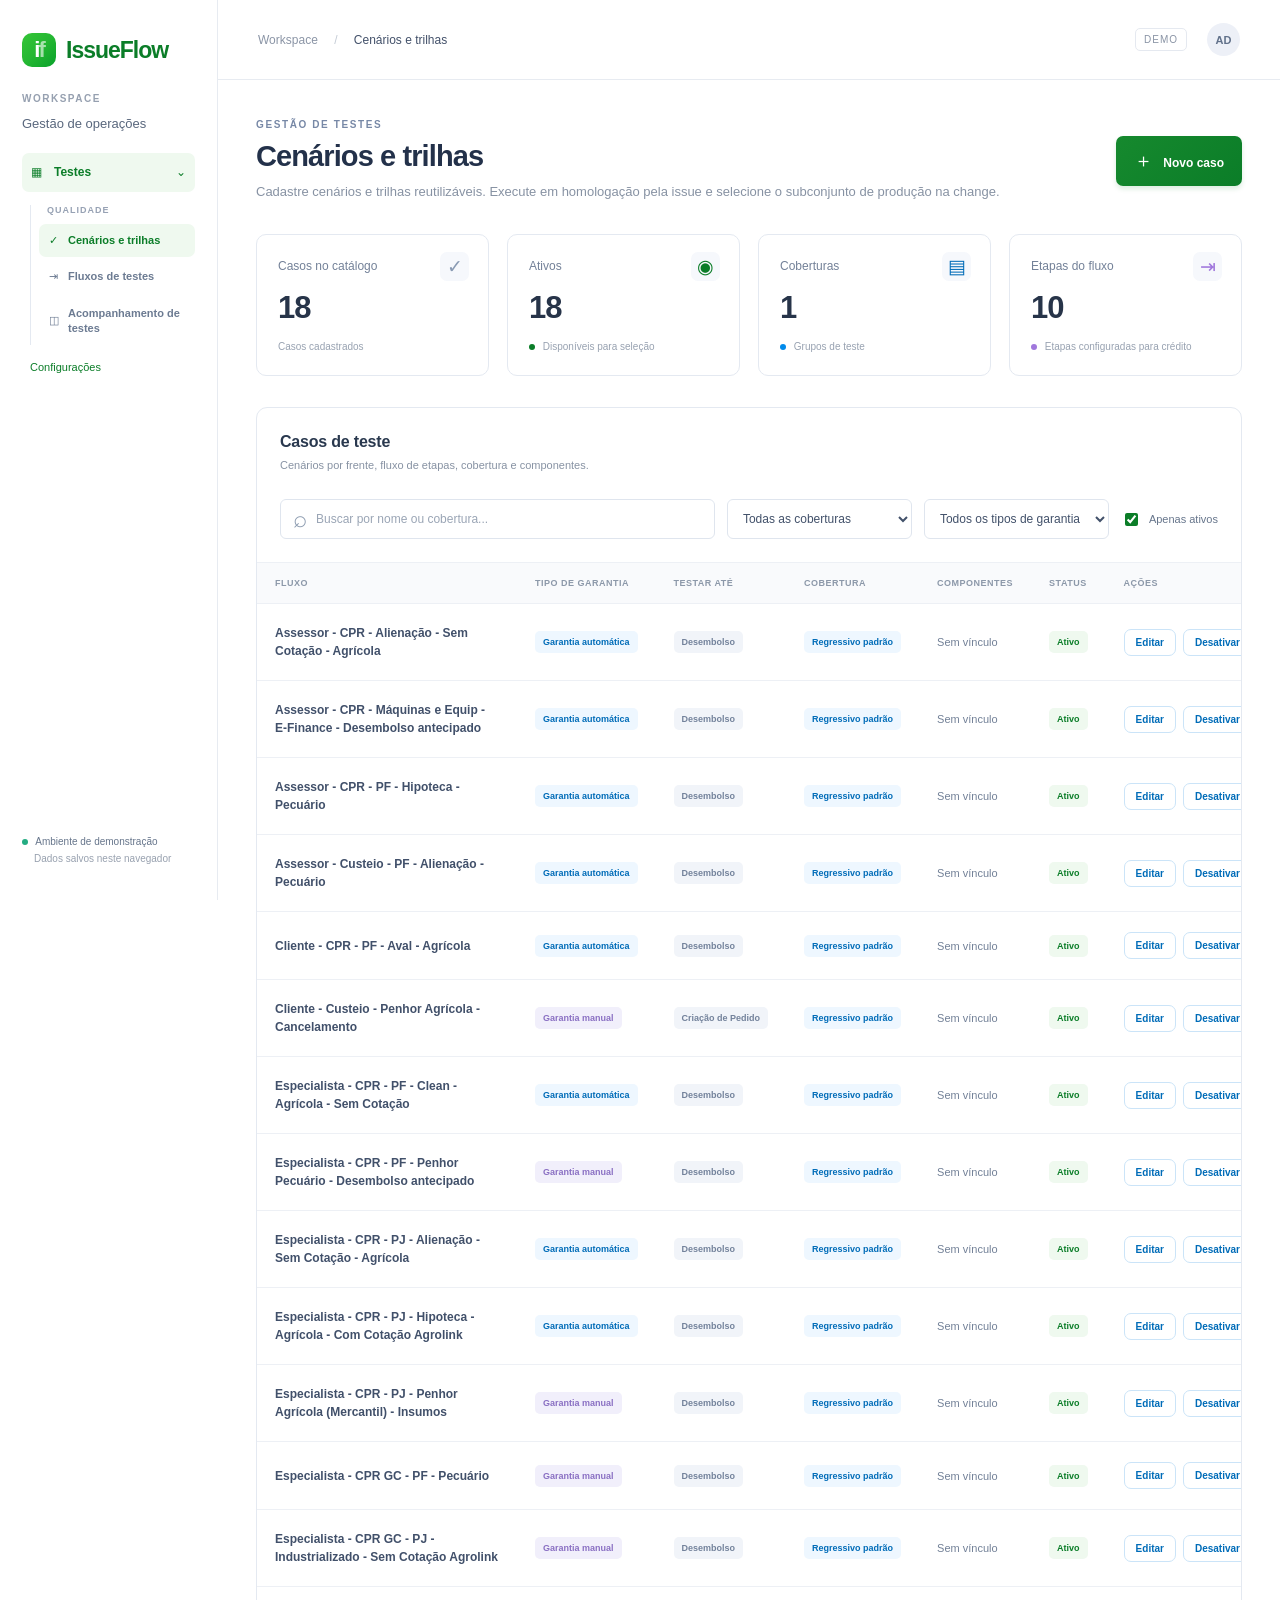
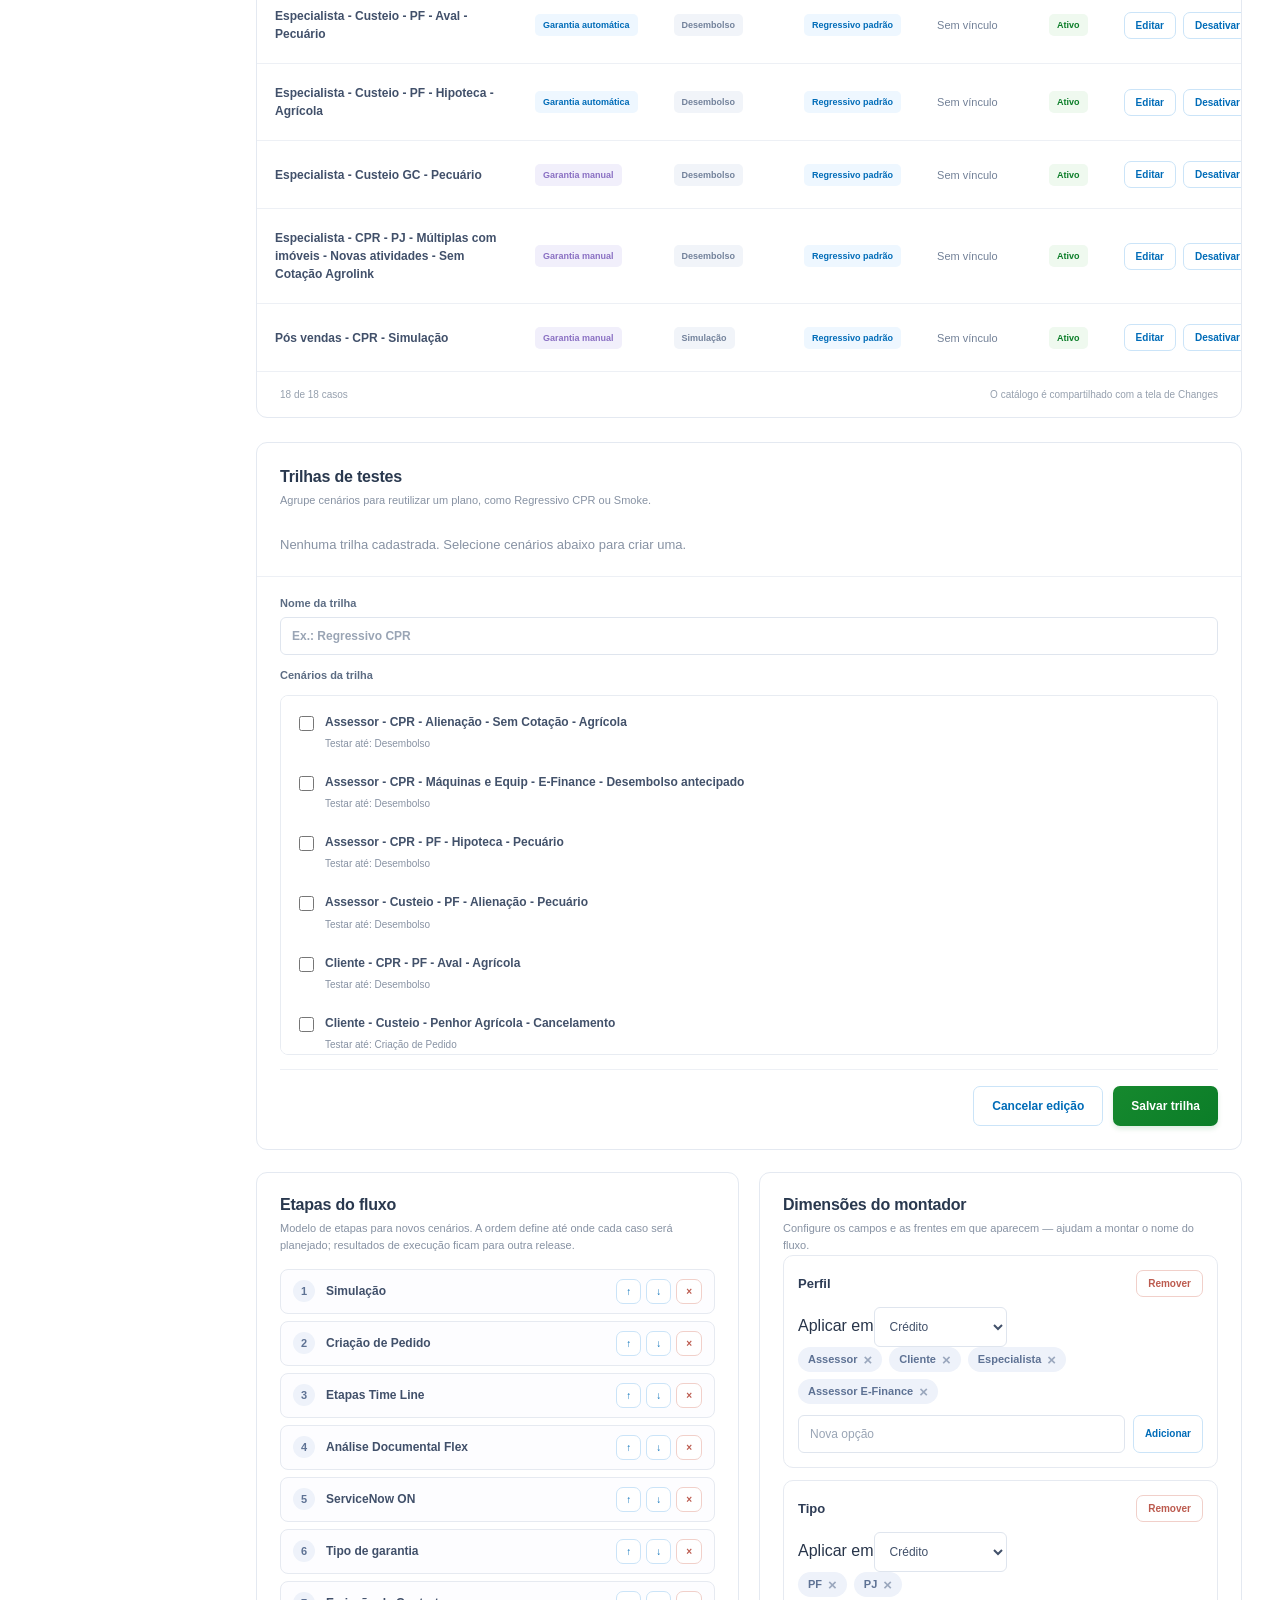
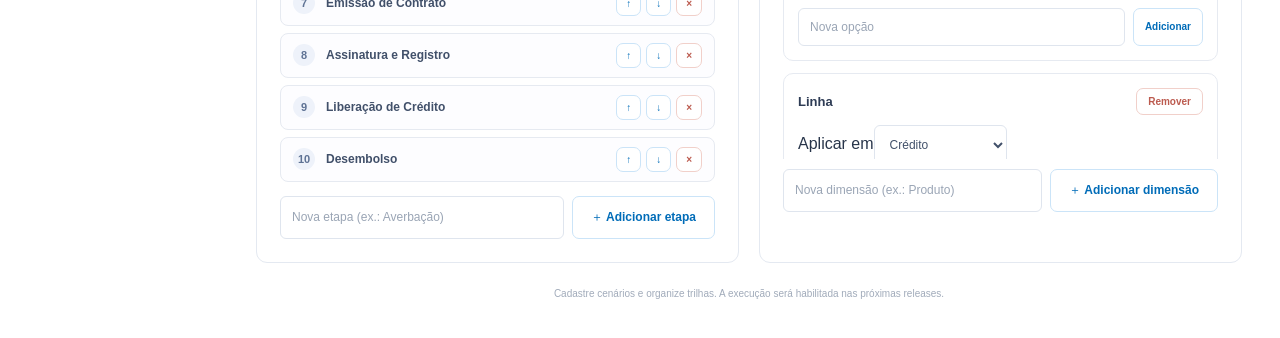
<file: index.html>
<!doctype html>
<html lang="pt-BR">
  <head>
    <meta charset="UTF-8" />
    <meta name="viewport" content="width=device-width, initial-scale=1" />
    <title>IssueFlow · Gestão de issues</title>
    <link rel="stylesheet" href="shared/ui/theme.css" />
    <link rel="stylesheet" href="shared/ui/styles.css" />
    <link rel="stylesheet" href="modules/features/features.css" />
    <script src="shared/config/modules.js" defer></script>
    <script src="modules/features/features-store.js" defer></script>
    <script src="modules/features/features-page.js" defer></script>
    <script src="shared/ui/navigation.js" defer></script>
  </head>
  <body class="features-page">
    <aside class="sidebar">
      <a class="brand" href="index.html"
        ><span class="brand-icon">i<span>f</span></span
        >IssueFlow</a
      >
      <div class="workspace">WORKSPACE<span>Gestão de operações</span></div>
      <nav class="operation-nav" aria-label="Menu principal"></nav>
      <div class="sidebar-note">
        <span class="live-dot"></span> Ambiente de demonstração<small
          >Dados salvos neste navegador</small
        >
      </div>
    </aside>
    <div class="shell">
      <header>
        <span
          >Workspace <span class="slash">/</span>
          <strong>Features / Issues</strong></span
        >
        <div class="profile">
          <span class="demo">DEMO</span><span class="avatar">AD</span>
        </div>
      </header>
      <main>
        <div class="page-heading">
          <div>
            <div class="eyebrow">GESTÃO DE ENTREGAS</div>
            <h1>Features e issues</h1>
            <p>
              Cadastre a feature ou issue e acompanhe da homologação à produção.
            </p>
          </div>
          <button id="newIssue" class="primary">
            <span>＋</span> Nova feature / issue
          </button>
        </div>
        <p style="margin: 0 0 18px; font-size: 12px">
          <a href="limpar-fluxo.html">Excluir issues e preservar cenários →</a>
        </p>
        <section class="stats" aria-label="Resumo de issues">
          <article>
            <span>Total de issues</span><span class="stat-icon">▦</span
            ><strong id="total">0</strong><small>Registros no workspace</small>
          </article>
          <article>
            <span>Em homologação</span><span class="stat-icon blue-text">◷</span
            ><strong id="homologating">0</strong
            ><small><i class="dot blue-bg"></i> Validação em andamento</small>
          </article>
          <article>
            <span>Planejadas</span><span class="stat-icon purple-text">▤</span
            ><strong id="planned">0</strong
            ><small><i class="dot purple-bg"></i> Homologação futura</small>
          </article>
          <article>
            <span>Em produção</span><span class="stat-icon green-text">✓</span
            ><strong id="production">0</strong
            ><small><i class="dot green-bg"></i> Entregas realizadas</small>
          </article>
        </section>
        <section
          class="concurrency-panel"
          aria-label="Concorrência de serviços"
        >
          <div class="concurrency-heading">
            <div>
              <h2>
                Concorrência na homologação
                <span id="conflictCount" class="badge red">0</span>
              </h2>
              <p>
                Backend compartilhado entre Homologação e Homologação 2.
                Frontends separados por ambiente. Efêmero isolado.
              </p>
            </div>
            <label class="conflict-toggle"
              ><input id="conflictFilter" type="checkbox" /> Mostrar apenas
              issues com concorrência</label
            >
          </div>
          <div id="conflictList" class="conflict-list"></div>
          <p id="conflictEmpty" hidden>Nenhuma concorrência identificada.</p>
        </section>
        <section class="panel">
          <div class="panel-heading">
            <div>
              <h2>Issues cadastradas</h2>
              <p>Clique no ID para ver as datas e os detalhes completos.</p>
            </div>
            <button id="export" class="secondary">↓ Exportar JSON</button>
          </div>
          <div class="filters">
            <label class="search"
              ><span>⌕</span
              ><input
                id="search"
                type="search"
                placeholder="Buscar por ID, descrição, squad ou serviço..."
                aria-label="Buscar issues" /></label
            ><select id="squadFilter" aria-label="Filtrar por squad">
              <option value="">Todas as squads</option></select
            ><select id="environmentFilter" aria-label="Filtrar por ambiente">
              <option value="">Todos os ambientes</option>
              <option value="homologacao">Homologação</option>
              <option value="efemero">Efêmero</option>
              <option value="homologacao 2">Homologação 2</option>
            </select>
          </div>
          <div class="table-scroll">
            <table>
              <thead>
                <tr>
                  <th>FEATURE / ISSUE</th>
                  <th>SQUAD / AMBIENTE</th>
                  <th>HOMOLOGAÇÃO</th>
                  <th>PRODUÇÃO / GMUD</th>
                  <th>STATUS</th>
                  <th>AÇÕES</th>
                </tr>
              </thead>
              <tbody id="rows"></tbody>
            </table>
          </div>
          <div id="empty" class="empty" hidden>
            Nenhuma issue encontrada. Ajuste os filtros ou cadastre uma nova
            issue.
          </div>
          <footer class="panel-footer feature-pagination">
            <span id="count" aria-live="polite"></span>
            <div class="feature-page-controls">
              <label
                >Por página
                <select id="featurePageSize" aria-label="Issues por página">
                  <option value="25">25</option>
                  <option value="50">50</option>
                  <option value="100">100</option>
                </select></label
              ><button id="featurePrevious" class="secondary" type="button">
                Anterior</button
              ><span id="featurePageLabel" aria-live="polite"></span
              ><button id="featureNext" class="secondary" type="button">
                Próxima
              </button>
            </div>
          </footer>
        </section>
        <div class="bottom-note">
          Organização em cada etapa. Visibilidade em cada entrega.
        </div>
      </main>
    </div>
    <dialog id="componentsDialog" aria-labelledby="componentsTitle">
      <div class="modal-heading">
        <div>
          <div class="eyebrow">SERVIÇOS ENVOLVIDOS</div>
          <h2 id="componentsTitle">Componentes da issue</h2>
        </div>
        <button
          id="closeComponents"
          type="button"
          class="icon-button"
          aria-label="Fechar componentes"
        >
          ×
        </button>
      </div>
      <div id="featureDetails" class="feature-details"></div>
      <p id="componentsSummary" class="modal-intro"></p>
      <div id="componentsAlert" role="status"></div>
      <div id="componentSuggestion" hidden></div>
      <div id="componentDetails"></div>
      <p class="component-rule">
        Datas sobrepostas incluem início e fim. Backend: compartilhado entre
        Homologação e Homologação 2. Frontend: concorrência apenas no mesmo
        ambiente. Efêmero: isolado dos demais ambientes.
      </p>
      <div class="modal-actions">
        <button id="dismissComponents" type="button" class="secondary">
          Fechar
        </button>
      </div>
    </dialog>
    <dialog id="dialog">
      <div class="modal-heading">
        <div>
          <div class="eyebrow">NOVA ENTREGA</div>
          <h2>Cadastrar feature / issue</h2>
        </div>
        <button
          id="close"
          type="button"
          class="icon-button"
          aria-label="Fechar"
        >
          ×
        </button>
      </div>
      <p class="modal-intro">Preencha os dados e o cronograma da entrega.</p>
      <form id="form">
        <div class="form-grid">
          <label
            >Squad<input
              name="squad"
              required
              maxlength="80"
              placeholder="Ex.: Canais Digitais" /></label
          ><label
            >ID da issue<input
              name="idIssue"
              required
              maxlength="40"
              placeholder="Ex.: ISS-1050" /></label
          ><label class="full"
            >Descrição<textarea
              name="descricao"
              required
              maxlength="500"
              rows="3"
              placeholder="Descreva o que será entregue"
            ></textarea></label
          ><label class="full"
            >Serviços / componentes<input
              name="servicos"
              required
              maxlength="300"
              placeholder="Ex.: api-clientes, api-contas"
            /><small class="field-hint"
              >Informe de 1 a 4 componentes separados por vírgula. Frontend:
              prefixo web-, frontend ou front-. Outros nomes são backend.</small
            ></label
          ><label class="full"
            >Ambiente<select name="ambiente" required>
              <option value="">Selecione o ambiente</option>
              <option value="homologacao">Homologação</option>
              <option value="efemero">Efêmero</option>
              <option value="homologacao 2">Homologação 2</option>
            </select></label
          ><label
            >Data inicial de homologação<input
              name="dataInicialHomologacao"
              type="date"
              required /></label
          ><label
            >Data final de homologação<input
              name="dataFinalHomologacao"
              type="date"
              required /></label
          ><label
            >Data de abertura de CHANGE/GMUD<input
              name="dataAberturaChange"
              type="date"
              required
            /><small class="field-hint"
              >Sugestão: 3 dias corridos antes da produção.</small
            ></label
          ><label
            >Data de produção<input
              name="dataProducao"
              type="date"
              required
            /><small class="field-hint"
              >Sugestão: 3 dias úteis depois do fim da homologação (segunda a
              sexta, sem feriados).</small
            ></label
          >
        </div>
        <div id="formSuggestion" hidden></div>
        <p id="formError" role="alert"></p>
        <div class="modal-actions">
          <button id="cancel" type="button" class="secondary">Cancelar</button
          ><button type="submit" class="primary">
            Cadastrar feature / issue
          </button>
        </div>
      </form>
    </dialog>
    <div id="toast" role="status" hidden></div>
  </body>
</html>
</file>
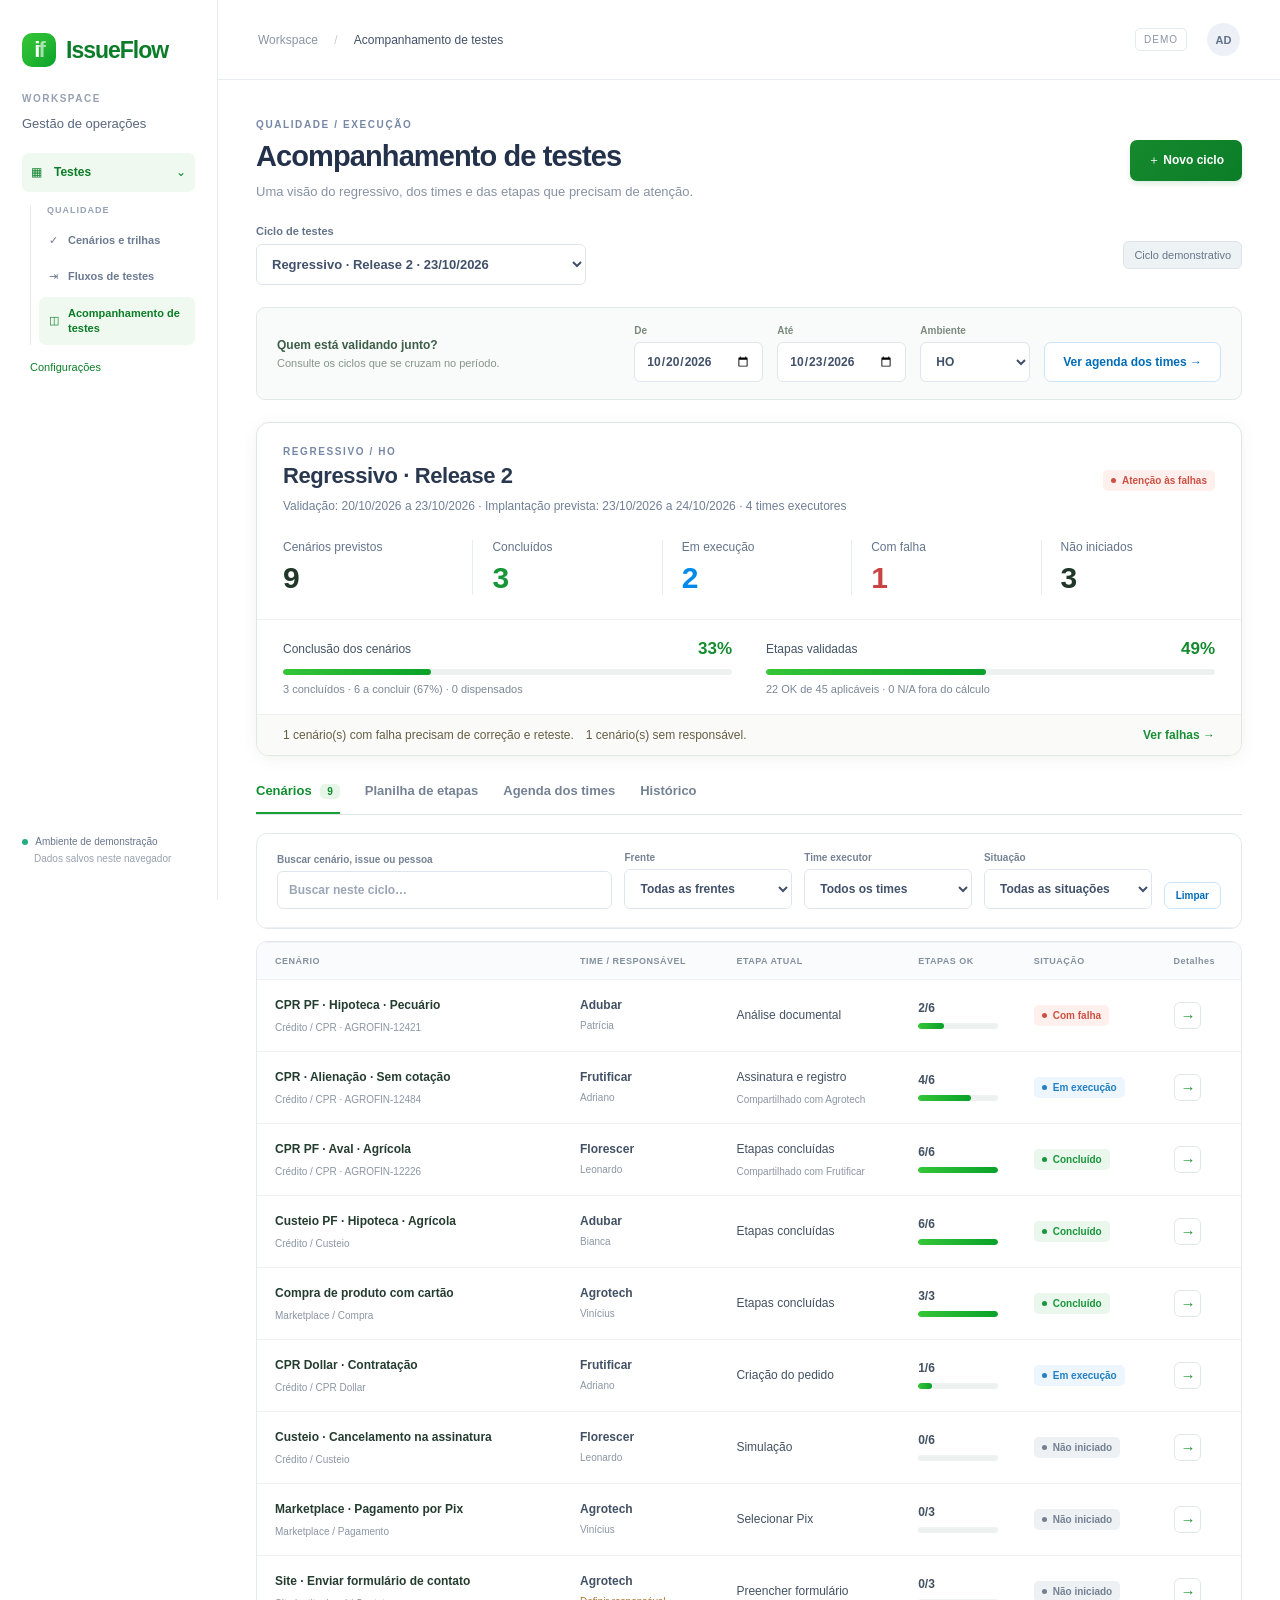
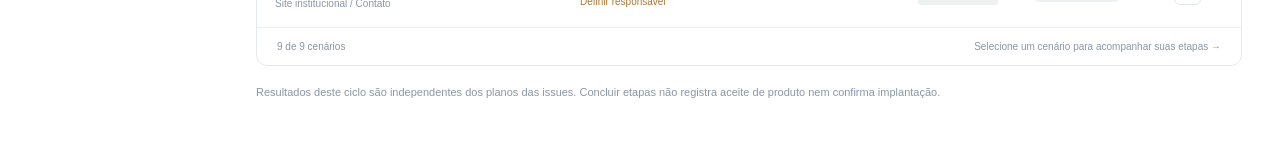
<file: acompanhamento-testes.html>
<!doctype html>
<html lang="pt-BR">
  <head>
    <meta charset="UTF-8" />
    <meta name="viewport" content="width=device-width, initial-scale=1" />
    <title>IssueFlow · Acompanhamento de testes</title>
    <link rel="stylesheet" href="shared/ui/theme.css" />
    <link rel="stylesheet" href="shared/ui/styles.css" />
    <link rel="stylesheet" href="modules/test-runs/run.css" />
    <script src="shared/config/modules.js" defer></script>
    <script src="shared/storage/local-storage.js" defer></script>
    <script src="modules/test-catalog/catalog-store.js" defer></script>
    <script src="modules/test-runs/run-store.js" defer></script>
    <script src="modules/test-runs/run-views.js" defer></script>
    <script src="modules/test-runs/run-page.js" defer></script>
    <script src="shared/ui/navigation.js" defer></script>
  </head>
  <body>
    <aside class="sidebar">
      <a class="brand" href="index.html"
        ><span class="brand-icon">i<span>f</span></span
        >IssueFlow</a
      >
      <div class="workspace">WORKSPACE<span>Gestão de operações</span></div>
      <nav class="operation-nav" aria-label="Menu principal"></nav>
      <div class="sidebar-note">
        <span class="live-dot"></span> Ambiente de demonstração<small
          >Dados salvos neste navegador</small
        >
      </div>
    </aside>
    <div class="shell">
      <header>
        <span
          >Workspace <span class="slash">/</span>
          <strong>Acompanhamento de testes</strong></span
        >
        <div class="profile">
          <span class="demo">DEMO</span><span class="avatar">AD</span>
        </div>
      </header>
      <main class="runs-page">
        <div class="page-heading">
          <div>
            <div class="eyebrow">QUALIDADE / EXECUÇÃO</div>
            <h1>Acompanhamento de testes</h1>
            <p>
              Uma visão do regressivo, dos times e das etapas que precisam de
              atenção.
            </p>
          </div>
          <button class="primary" id="newRun">＋ Novo ciclo</button>
        </div>
        <div class="run-toolbar" id="runCycleToolbar">
          <label>Ciclo de testes<select id="runSelect"></select></label>
          <span id="runDemo" class="run-demo">Ciclo demonstrativo</span>
        </div>
        <form id="runPeriodForm" class="run-period-form">
          <div class="run-period-title">
            <strong>Quem está validando junto?</strong
            ><small>Consulte os ciclos que se cruzam no período.</small>
          </div>
          <label>De<input type="date" id="runPeriodStart" /></label
          ><label>Até<input type="date" id="runPeriodEnd" /></label>
          <label
            >Ambiente<select id="runPeriodEnvironment">
              <option value="HO">HO</option>
              <option value="PROD">PROD</option>
              <option value="">Todos</option>
            </select></label
          >
          <button class="secondary" type="submit">
            Ver agenda dos times →
          </button>
          <p id="runPeriodError" role="alert" class="settings-error" hidden></p>
        </form>
        <section class="run-overview" aria-label="Resumo do ciclo">
          <div class="run-overview-heading">
            <div>
              <div class="eyebrow" id="runEnvironment"></div>
              <h2 id="runName"></h2>
              <p id="runMeta"></p>
            </div>
            <span id="runState" class="run-status"></span>
          </div>
          <div id="runStats" class="run-stats"></div>
          <div class="run-progress-grid" id="runProgress"></div>
          <div class="run-attention" id="runAttention"></div>
        </section>
        <nav class="run-tabs" aria-label="Visões do ciclo">
          <button type="button" data-view="scenarios" aria-current="page">
            Cenários <span id="scenarioTotal"></span>
          </button>
          <button type="button" data-view="matrix">Planilha de etapas</button>
          <button type="button" data-view="agenda">Agenda dos times</button>
          <button type="button" data-view="history">Histórico</button>
        </nav>
        <section id="runFiltersPanel" class="panel run-panel">
          <div class="run-filters">
            <label class="run-search"
              ><span>Buscar cenário, issue ou pessoa</span
              ><input
                id="runSearch"
                type="search"
                placeholder="Buscar neste ciclo…"
            /></label>
            <label>Frente<select id="runFront"></select></label
            ><label>Time executor<select id="runTeam"></select></label>
            <label
              >Situação<select id="runStatus">
                <option value="">Todas as situações</option>
                <option value="outstanding">A concluir</option>
                <option value="failed">Com falha</option>
                <option value="running">Em execução</option>
                <option value="pending">Não iniciado</option>
                <option value="done">Concluído</option>
                <option value="dispensed">Dispensado</option>
              </select></label
            >
            <button id="clearRunFilters" class="secondary small">Limpar</button>
          </div>
        </section>
        <section
          id="scenarioView"
          class="panel run-panel"
          aria-label="Cenários do ciclo"
        >
          <div class="run-table-wrap">
            <table class="run-table">
              <thead>
                <tr>
                  <th>CENÁRIO</th>
                  <th>TIME / RESPONSÁVEL</th>
                  <th>ETAPA ATUAL</th>
                  <th>ETAPAS OK</th>
                  <th>SITUAÇÃO</th>
                  <th><span class="sr-only">Detalhes</span></th>
                </tr>
              </thead>
              <tbody id="runRows"></tbody>
            </table>
          </div>
          <div id="runEmpty" class="empty" hidden>
            Nenhum cenário corresponde aos filtros.
          </div>
          <div class="run-table-footer">
            <span id="runCount"></span
            ><span>Selecione um cenário para acompanhar suas etapas →</span>
          </div>
        </section>
        <section
          id="matrixView"
          class="panel run-matrix-panel"
          aria-label="Planilha de etapas"
          hidden
        >
          <div class="matrix-scope-controls">
            <label
              >Exibir<select id="matrixScope">
                <option value="current">Ciclo selecionado</option>
                <option value="production">Por data de produção</option>
                <option value="selected">Datas selecionadas</option>
                <option value="all">Todos os ciclos</option>
              </select></label
            >
            <label id="matrixManualDate"
              >Outra data de produção<input
                type="date"
                id="matrixProductionDate"
                disabled
            /></label>
            <label
              >Ambiente<select id="matrixEnvironment">
                <option value="HO">HO</option>
                <option value="PROD">PROD</option>
                <option value="">Todos</option>
              </select></label
            >
            <p id="matrixScopeSummary"></p>
          </div>
          <details id="matrixScheduleDisclosure" class="matrix-schedule" open>
            <summary>
              Períodos de HO e datas de produção
              <span>Compare os times que validam juntos</span>
            </summary>
            <div id="matrixSchedule" class="matrix-schedule-scroll"></div>
          </details>
          <div class="matrix-date-picker">
            <div class="matrix-date-picker-title">
              <strong>Datas de subida</strong
              ><span
                >Selecione uma ou mais datas para filtrar os cenários
                abaixo.</span
              >
            </div>
            <div
              id="matrixDateChoices"
              class="matrix-date-choices"
              role="group"
              aria-label="Filtrar cenários por datas de subida"
            ></div>
          </div>
          <div class="run-matrix-heading">
            <div>
              <h2>Execução por cenário e etapa</h2>
              <div
                id="matrixDateCaption"
                class="matrix-date-caption"
                aria-live="polite"
              ></div>
              <p>
                As etapas ficam nas colunas. Selecione uma célula para abrir a
                validação.
              </p>
            </div>
            <div class="run-matrix-legend">
              <span class="ok">OK</span><span class="failed">Falhou</span
              ><span class="pending">Pendente</span
              ><span class="not_applicable">N/A</span
              ><span>— Fora do fluxo</span>
            </div>
          </div>
          <div
            class="run-matrix-scroll"
            tabindex="0"
            aria-label="Tabela de etapas; role horizontalmente para ver todas as colunas"
          >
            <table class="run-matrix">
              <thead id="runMatrixHead"></thead>
              <tbody id="runMatrixRows"></tbody>
            </table>
          </div>
          <div class="run-table-footer">
            <span id="matrixCount"></span
            ><span
              >Mesmos resultados da visão Cenários · sem duplicar
              registros</span
            >
          </div>
        </section>
        <section
          id="agendaView"
          class="panel run-agenda-panel"
          aria-label="Agenda dos times por período"
          hidden
        >
          <div class="run-agenda-heading">
            <div>
              <div class="eyebrow">PERÍODO DE VALIDAÇÃO</div>
              <h2>Times validando no mesmo período</h2>
              <p id="agendaSummary"></p>
            </div>
          </div>
          <p id="agendaPeriodNote" class="run-agenda-note"></p>
          <div
            id="runAgendaGrid"
            class="run-agenda-scroll"
            tabindex="0"
            aria-label="Agenda por time e ciclo; role horizontalmente para ver todas as datas"
          ></div>
          <div class="run-agenda-footer">
            <span
              >As barras mostram períodos previstos, não atividade em tempo real
              nem conflito de componentes.</span
            ><span>Selecione uma barra para abrir a planilha do ciclo.</span>
          </div>
        </section>
        <section
          id="historyView"
          class="panel run-history"
          aria-label="Histórico do ciclo"
          hidden
        ></section>
        <p class="run-footnote">
          Resultados deste ciclo são independentes dos planos das issues.
          Concluir etapas não registra aceite de produto nem confirma
          implantação.
        </p>
        <p id="runError" role="alert" class="settings-error"></p>
      </main>
    </div>
    <dialog id="runDetails" class="run-drawer" aria-labelledby="detailName">
      <div class="run-drawer-header">
        <span class="eyebrow">EXECUÇÃO DO CENÁRIO</span
        ><button
          id="closeRunDetails"
          class="icon-button"
          aria-label="Fechar detalhes"
        >
          ×
        </button>
      </div>
      <h2 id="detailName"></h2>
      <p id="detailMeta"></p>
      <div id="detailStatus"></div>
      <form id="runResultForm">
        <div class="form-grid run-assignments">
          <label
            >Time executor<input name="team" maxlength="100" required /></label
          ><label
            >Responsável<input name="owner" maxlength="100" required
          /></label>
        </div>
        <p id="detailWatchers" class="field-hint"></p>
        <section class="run-evidence-field">
          <label for="scenarioEvidenceUrl">Link das evidências no Jira</label>
          <input
            id="scenarioEvidenceUrl"
            name="evidenceUrl"
            type="text"
            inputmode="url"
            maxlength="2048"
            placeholder="https://seu-jira/browse/AGRO-123"
            aria-describedby="scenarioEvidenceHint"
          />
          <small id="scenarioEvidenceHint"
            >Cole o link do card ou da página do Jira onde estão as evidências
            deste cenário. O preenchimento é opcional.</small
          >
          <a
            id="openEvidenceLink"
            target="_blank"
            rel="noopener noreferrer"
            hidden
            >Abrir evidências no Jira ↗</a
          >
        </section>
        <div class="run-steps-heading">
          <h3>Etapas do cenário</h3>
          <span>O motivo é obrigatório quando houver falha.</span>
        </div>
        <div id="detailSteps"></div>
        <p id="detailError" class="settings-error" role="alert"></p>
        <div class="run-drawer-actions">
          <button type="button" class="secondary" id="cancelRunDetails">
            Cancelar</button
          ><button class="primary" type="submit">Salvar validação</button>
        </div>
      </form>
    </dialog>
    <dialog id="newRunDialog" aria-labelledby="newRunTitle">
      <div class="modal-heading">
        <h2 id="newRunTitle">Novo ciclo de testes</h2>
        <button
          id="closeNewRun"
          type="button"
          class="icon-button"
          aria-label="Fechar novo ciclo"
        >
          ×
        </button>
      </div>
      <p class="modal-intro">
        Selecione cenários do catálogo. Cada ciclo mantém sua própria cópia de
        etapas e resultados.
      </p>
      <form id="newRunForm">
        <div class="form-grid">
          <label class="full"
            >Nome do ciclo<input
              name="name"
              required
              maxlength="160"
              placeholder="Ex.: Regressivo · Implantação 30/out"
          /></label>
          <label
            >Implantação prevista — início<input
              type="date"
              name="startDate"
              required /></label
          ><label
            >Implantação prevista — fim<input
              type="date"
              name="endDate"
              required
          /></label>
          <label
            >Validação prevista — início<input
              type="date"
              name="validationStartDate"
          /></label>
          <label
            >Validação prevista — fim<input
              type="date"
              name="validationEndDate"
          /></label>
          <label
            >Ambiente<select name="environment">
              <option>HO</option>
              <option>PROD</option>
            </select></label
          ><label
            >Release / referência<input name="release" maxlength="100"
          /></label>
          <label
            >Time executor inicial<input
              name="team"
              maxlength="100"
              required /></label
          ><label
            >Responsável pela preparação<input
              name="owner"
              maxlength="100"
              required
          /></label>
        </div>
        <fieldset class="run-catalog">
          <legend id="newRunLegend">Cenários do catálogo</legend>
          <div id="newRunScenarios"></div>
        </fieldset>
        <p id="newRunError" role="alert" class="settings-error"></p>
        <div class="modal-actions">
          <button type="button" id="cancelNewRun" class="secondary">
            Cancelar</button
          ><button type="submit" class="primary">Criar ciclo</button>
        </div>
      </form>
    </dialog>
    <div id="toast" role="status" hidden></div>
  </body>
</html>
</file>
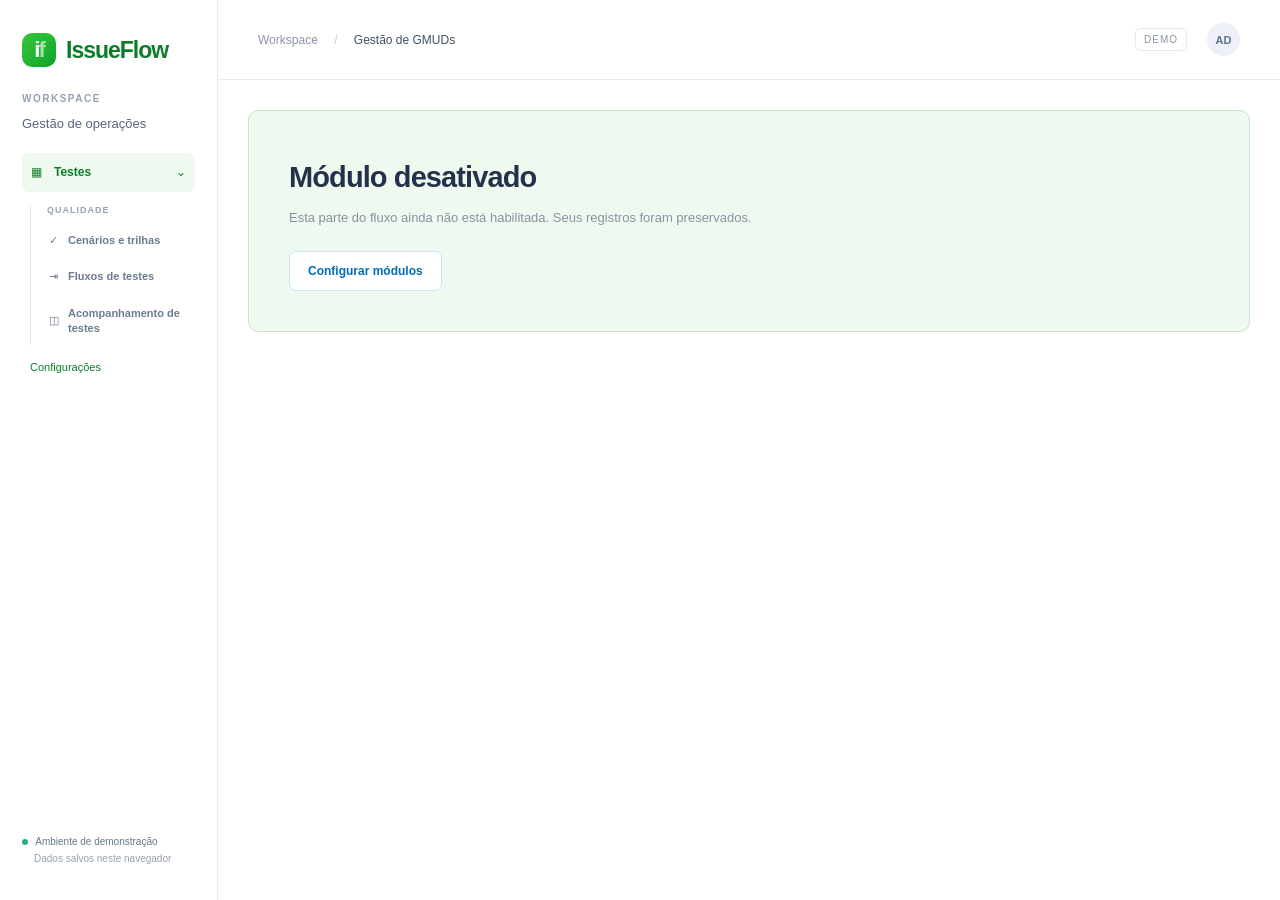
<file: changes.html>
<!doctype html>
<html lang="pt-BR">
  <head>
    <meta charset="UTF-8" />
    <meta name="viewport" content="width=device-width, initial-scale=1" />
    <title>IssueFlow · Gestão de GMUDs</title>
    <link rel="stylesheet" href="shared/ui/theme.css" />
    <link rel="stylesheet" href="shared/ui/styles.css" />
    <link rel="stylesheet" href="modules/changes/changes.css" />
    <script src="shared/config/modules.js" defer></script>
    <script src="modules/features/features-store.js" defer></script>
    <script src="shared/storage/local-storage.js" defer></script>
    <script src="modules/test-catalog/catalog-store.js" defer></script>
    <script src="shared/testing/execution.js" defer></script>
    <script src="modules/homologation/plans-store.js" defer></script>
    <script src="modules/production/production-domain.js" defer></script>
    <script src="modules/changes/approval-domain.js" defer></script>
    <script src="modules/changes/changes-store.js" defer></script>
    <script src="modules/changes/changes-page.js" defer></script>
    <script src="shared/ui/navigation.js" defer></script>
  </head>
  <body class="changes-page">
    <aside class="sidebar">
      <a class="brand" href="index.html"
        ><span class="brand-icon">i<span>f</span></span
        >IssueFlow</a
      >
      <div class="workspace">WORKSPACE<span>Gestão de operações</span></div>
      <nav class="operation-nav" aria-label="Menu principal"></nav>
      <div class="sidebar-note">
        <span class="live-dot"></span> Ambiente de demonstração<small
          >Dados salvos neste navegador</small
        >
      </div>
    </aside>
    <div class="shell">
      <header>
        <span
          >Workspace <span class="slash">/</span>
          <strong>Gestão de GMUDs</strong></span
        >
        <div class="profile">
          <span class="demo">DEMO</span><span class="avatar">AD</span>
        </div>
      </header>
      <main>
        <div class="page-heading">
          <div>
            <div class="eyebrow">PROGRAMAÇÃO DE SUBIDAS</div>
            <h1>Gestão de GMUDs</h1>
            <p>
              Uma GMUD reúne issues de qualquer squad numa única subida.
              Acompanhe, aprove, reprograme e vincule issues. O calendário de
              freeze alerta subidas bloqueadas.
            </p>
          </div>
          <button id="newChange" class="primary">
            <span>＋</span> Nova GMUD
          </button>
        </div>
        <section class="stats" aria-label="Resumo de changes">
          <article>
            <span>Changes na semana</span><span class="stat-icon">⇄</span
            ><strong id="statWeek">0</strong
            ><small>Subidas nos próximos 7 dias</small>
          </article>
          <article>
            <span>Aguardando aprovação</span
            ><span class="stat-icon purple-text">◷</span
            ><strong id="statApproval">0</strong
            ><small
              ><i class="dot purple-bg"></i> Aguardando autorização da
              subida</small
            >
          </article>
          <article>
            <span>Em freeze</span
            ><span class="stat-icon" style="color: #c0564a">⛔</span
            ><strong id="statFreeze">0</strong
            ><small
              ><i class="dot" style="background: #c0564a"></i> Subidas
              bloqueadas por freeze</small
            >
          </article>
          <article>
            <span>Pendentes de cadastro</span
            ><span class="stat-icon blue-text">＋</span
            ><strong id="statPending">0</strong
            ><small><i class="dot blue-bg"></i> Sugestões sem RDM</small>
          </article>
        </section>

        <section class="panel">
          <div class="panel-heading">
            <div>
              <h2>Agenda de changes</h2>
              <p>
                Changes cadastradas, priorizadas por período. Revise o
                checklist, autorize a subida e acompanhe a validação em
                produção.
              </p>
            </div>
            <a class="secondary" href="gmud-timeline.html"
              >Ver timeline de GMUDs ↗</a
            >
            <div id="agendaViews" class="view-toggle">
              <button type="button" data-view="hoje">Hoje</button
              ><button type="button" data-view="amanha">Amanhã</button
              ><button type="button" data-view="semana">Esta semana</button
              ><button type="button" data-view="todas">Todas</button>
            </div>
          </div>
          <div class="filters">
            <label class="search"
              ><span>⌕</span
              ><input
                id="agendaSearch"
                type="search"
                placeholder="Buscar por RDM, equipe, issue..."
                aria-label="Buscar changes" /></label
            ><select id="agendaStatus" aria-label="Filtrar por status">
              <option value="">Todos os status</option>
            </select>
          </div>
          <div class="table-scroll">
            <table>
              <thead>
                <tr>
                  <th>RDM / EQUIPE</th>
                  <th>SUBIDA</th>
                  <th>ISSUES</th>
                  <th>STATUS</th>
                  <th>SITUAÇÃO</th>
                  <th>AÇÕES</th>
                </tr>
              </thead>
              <tbody id="agendaRows"></tbody>
            </table>
          </div>
          <div id="agendaEmpty" class="empty" hidden>
            Nenhuma change neste período. Troque o filtro (Amanhã / Esta semana
            / Todas) ou cadastre uma nova pela lista de sugestões.
          </div>
          <footer class="panel-footer">
            <span id="agendaCount"></span
            ><span
              >Checklist, testes e próxima ação disponíveis em cada GMUD</span
            >
          </footer>
        </section>

        <section
          class="concurrency-panel"
          aria-label="Sugestões automáticas de change"
        >
          <div class="concurrency-heading">
            <div>
              <h2>
                Sugestões automáticas
                <span id="suggestionBadge" class="badge blue"></span>
              </h2>
              <p>
                Backlog gerado da timeline: issues da mesma equipe com a mesma
                data de produção. A abertura da RDM e a janela de homologação
                são derivadas das datas das issues.
              </p>
            </div>
            <label class="conflict-toggle"
              ><input id="onlyConcurrency" type="checkbox" /> Apenas subidas com
              concorrência</label
            >
          </div>
          <div id="suggestionList" class="suggestion-list"></div>
          <p id="suggestionEmpty" class="empty" hidden>
            Nenhuma subida pendente de cadastro. Todas as issues já têm change.
          </p>
        </section>

        <section class="panel">
          <div class="panel-heading">
            <div>
              <h2>Calendário de freeze</h2>
              <p>
                Janelas em que subidas são bloqueadas — por componente (ex.:
                ServiceNow) ou totalmente. Changes e sugestões no período
                recebem alerta.
              </p>
            </div>
            <button id="newFreeze" type="button" class="primary">
              <span>＋</span> Novo freeze
            </button>
          </div>
          <div id="freezeList" class="freeze-list"></div>
          <p id="freezeEmpty" class="empty" hidden>Nenhum freeze cadastrado.</p>
        </section>

        <div class="bottom-note">
          Da homologação à produção, cada subida planejada.
        </div>
      </main>
    </div>

    <dialog id="quickActionDialog" aria-labelledby="quickActionTitle">
      <div class="modal-heading">
        <div>
          <div class="eyebrow">PRÓXIMA ETAPA DA GMUD</div>
          <h2 id="quickActionTitle"></h2>
        </div>
        <button
          id="closeQuickAction"
          type="button"
          class="icon-button"
          aria-label="Fechar ação"
        >
          ×
        </button>
      </div>
      <p id="quickActionSub" class="modal-intro"></p>
      <div id="quickActionBody"></div>
    </dialog>

    <dialog id="changeDialog" aria-labelledby="changeTitle">
      <div class="modal-heading">
        <div>
          <div class="eyebrow" id="changeEyebrow">NOVA CHANGE</div>
          <h2 id="changeTitle">Cadastrar RDM</h2>
        </div>
        <button
          id="closeChange"
          type="button"
          class="icon-button"
          aria-label="Fechar"
        >
          ×
        </button>
      </div>
      <p class="modal-intro">
        Monte a change escolhendo as issues (de qualquer squad). Ao vincular,
        elas adotam a data de subida desta change.
      </p>
      <form id="changeForm">
        <div class="form-grid">
          <label>Time responsável<select name="equipe"></select></label>
          <label>Data da subida<input name="dataProducao" type="date" /></label>
        </div>
        <label class="search picker-search"
          ><span>⌕</span
          ><input
            id="pickerSearch"
            type="search"
            placeholder="Filtrar issues por ID, squad, componente..."
            aria-label="Filtrar issues"
        /></label>
        <div id="issuePicker" class="issue-picker"></div>
        <div id="autoSummary" class="auto-summary"></div>
        <div class="form-grid">
          <label
            >RDM / CHG<input
              name="rdm"
              maxlength="40"
              placeholder="Ex.: CHG1053297 ou TBD"
          /></label>
          <label>Horário CHG<input name="horario" type="time" /></label>
          <label
            >Início previsto<input name="inicioPrevisto" type="time"
          /></label>
          <label
            >Final previsto<input name="finalPrevisto" type="time"
          /></label>
          <label
            >Consumo de horas<output id="consumoValue" class="readonly-field"
              >—</output
            ></label
          >
          <label
            >SME/TL<input
              name="smeTl"
              maxlength="120"
              placeholder="Ex.: Eduardo Augusto"
          /></label>
          <label
            >PO responsável pela validação<input
              name="po"
              maxlength="120"
              placeholder="Ex.: Bruna Magyar" /></label
          ><label
            >Time executor (opcional)<input
              name="timeExecutor"
              maxlength="120"
              placeholder="Ex.: Operações / Plataforma"
          /></label>
          <label
            >FLEX<select name="flex">
              <option>Não</option>
              <option>Sim</option>
            </select></label
          >
          <label
            >ON<select name="on">
              <option>Não</option>
              <option>Sim</option>
            </select></label
          >
          <label class="full"
            >Justificativa participação / rejeição do ON<textarea
              name="justificativaOn"
              maxlength="600"
              rows="2"
              placeholder="Obrigatória quando ON = Sim"
            ></textarea>
          </label>
          <label class="full"
            >Observação<textarea
              name="observacao"
              maxlength="600"
              rows="2"
              placeholder="Observações da subida"
            ></textarea>
          </label>
          <label class="full"
            >Motivo / Justificativa<textarea
              name="motivo"
              maxlength="2000"
              rows="4"
            ></textarea
            ><small class="field-hint"
              >Gerado a partir das issues selecionadas (ID | descrição |
              componentes). Editável.</small
            ></label
          >
        </div>
        <p id="changeError" role="alert"></p>
        <div class="modal-actions">
          <button id="cancelChange" type="button" class="secondary">
            Cancelar</button
          ><button type="submit" class="primary">Salvar change</button>
        </div>
      </form>
    </dialog>

    <dialog id="detailDialog" aria-labelledby="detailTitle">
      <div class="modal-heading">
        <div>
          <div class="eyebrow">DETALHE DA CHANGE</div>
          <h2 id="detailTitle"></h2>
        </div>
        <button
          id="closeDetail"
          type="button"
          class="icon-button"
          aria-label="Fechar"
        >
          ×
        </button>
      </div>
      <p id="detailSub" class="modal-intro"></p>
      <div id="detailFreeze" class="detail-freeze" hidden></div>
      <div id="detailSummary" class="auto-summary"></div>
      <h3 class="detail-section-title">Checklist de implantação</h3>
      <div id="detailChecklist" class="detail-checklist"></div>
      <h3 class="detail-section-title">Cenários de teste</h3>
      <div id="detailScenarios" class="detail-checklist"></div>
      <h3 class="detail-section-title">Ações</h3>
      <div id="detailActions" class="detail-actions"></div>
      <h3 class="detail-section-title">Histórico</h3>
      <div id="detailHistory" class="history-list"></div>
      <div class="modal-actions">
        <button id="dismissDetail" type="button" class="secondary">
          Fechar
        </button>
      </div>
    </dialog>

    <dialog id="freezeDialog" aria-labelledby="freezeEyebrow">
      <div class="modal-heading">
        <div>
          <div class="eyebrow" id="freezeEyebrow">NOVO FREEZE</div>
          <h2>Calendário de freeze</h2>
        </div>
        <button
          id="closeFreeze"
          type="button"
          class="icon-button"
          aria-label="Fechar"
        >
          ×
        </button>
      </div>
      <p class="modal-intro">
        Defina a janela e o escopo. No escopo “Componentes”, qualquer componente
        que contenha um dos termos é bloqueado na subida.
      </p>
      <form id="freezeForm">
        <div class="form-grid">
          <label class="full"
            >Nome<input
              name="nome"
              maxlength="80"
              placeholder="Ex.: Freeze ServiceNow"
          /></label>
          <label>Data inicial<input name="dataInicio" type="date" /></label>
          <label
            >Data final<input name="dataFim" type="date" /><small
              class="field-hint"
              >Deixe igual à inicial para um único dia.</small
            ></label
          >
          <label class="full"
            >Escopo<select name="escopo">
              <option value="componentes">Componentes (por termo)</option>
              <option value="total">Total (nada sobe)</option>
            </select></label
          >
          <label class="full" id="termosField"
            >Termos de componente<input
              name="termos"
              maxlength="200"
              placeholder="Ex.: servicenow, pix"
            /><small class="field-hint"
              >Separe por vírgula. Casa por “contém” (ex.: “servicenow” bloqueia
              agro-srv-...-servicenow-az).</small
            ></label
          >
          <label class="full"
            >Descrição<textarea
              name="descricao"
              maxlength="400"
              rows="2"
              placeholder="Motivo do freeze"
            ></textarea>
          </label>
        </div>
        <p id="freezeError" role="alert"></p>
        <div class="modal-actions">
          <button id="cancelFreeze" type="button" class="secondary">
            Cancelar</button
          ><button type="submit" class="primary">Salvar freeze</button>
        </div>
      </form>
    </dialog>

    <dialog id="checklistDialog" aria-labelledby="checklistTitle">
      <div class="modal-heading">
        <div>
          <div class="eyebrow">VALIDAÇÃO PARA SUBIDA</div>
          <h2 id="checklistTitle"></h2>
        </div>
        <button
          id="closeChecklist"
          type="button"
          class="icon-button"
          aria-label="Fechar"
        >
          ×
        </button>
      </div>
      <p id="checklistSub" class="modal-intro"></p>
      <div class="checklist-progress">
        <div class="progress">
          <div id="checklistBar" class="progress-fill"></div>
        </div>
        <span id="checklistProgressText" class="ck-progress-text"></span>
      </div>
      <div class="checklist-toolbar">
        <label class="ck-filter"
          ><input id="checklistOnlyPending" type="checkbox" /> Mostrar apenas
          pendentes</label
        >
        <div class="ck-legend">
          <span><i class="ck-key sim"></i>Respondido (Sim, Não ou N/A)</span
          ><span><i class="ck-key pend"></i>Pendente</span>
        </div>
      </div>
      <div id="checklistBody" class="checklist-body"></div>
      <div class="modal-actions">
        <button id="manageTemplate" type="button" class="secondary">
          ⚙ Gerenciar itens do modelo</button
        ><span style="flex: 1"></span
        ><button id="dismissChecklist" type="button" class="secondary">
          Fechar</button
        ><button id="saveChecklist" type="button" class="primary">
          Salvar checklist
        </button>
      </div>
    </dialog>

    <dialog id="templateDialog" aria-labelledby="templateTitle">
      <div class="modal-heading">
        <div>
          <div class="eyebrow">MODELO DE CHECKLIST</div>
          <h2 id="templateTitle">Itens do checklist</h2>
        </div>
        <button
          id="closeTemplate"
          type="button"
          class="icon-button"
          aria-label="Fechar"
        >
          ×
        </button>
      </div>
      <p class="modal-intro">
        Adicione, edite, desative ou remova itens. As mudanças valem para todas
        as changes.
      </p>
      <form id="templateForm">
        <div class="form-grid">
          <label
            >Categoria<input
              name="categoria"
              list="tplCats"
              maxlength="40"
              placeholder="Ex.: Geral, Híbrida, Plataforma"
          /></label>
          <label
            >Tipo<select name="tipo">
              <option value="bool">Sim / Não / N/A</option>
              <option value="numero">Número</option>
              <option value="texto">Texto</option>
            </select></label
          >
          <label class="full"
            >Texto do item<input
              name="texto"
              maxlength="300"
              placeholder="Pergunta do checklist"
          /></label>
          <label class="ck-required"
            ><input type="checkbox" name="obrigatorio" checked /> Obrigatório
            (conta no progresso)</label
          >
        </div>
        <p id="tplError" role="alert"></p>
        <div class="modal-actions">
          <button id="tplSubmit" type="submit" class="primary">
            ＋ Adicionar item
          </button>
        </div>
      </form>
      <datalist id="tplCats"></datalist>
      <div id="templateBody" class="template-body"></div>
      <div class="modal-actions">
        <button id="dismissTemplate" type="button" class="secondary">
          Fechar
        </button>
      </div>
    </dialog>

    <dialog id="scenarioDialog" aria-labelledby="scenarioTitle">
      <div class="modal-heading">
        <div>
          <div class="eyebrow">PLANO DE TESTES DE PRODUÇÃO</div>
          <h2 id="scenarioTitle"></h2>
        </div>
        <button
          id="closeScenario"
          type="button"
          class="icon-button"
          aria-label="Fechar"
        >
          ×
        </button>
      </div>
      <p id="scenarioSub" class="modal-intro"></p>
      <div class="scenario-top">
        <div id="scenarioSummary" class="scenario-summary"></div>
        <label class="scenario-link-field"
          >Evidências (Jira / TP)<input
            id="scenarioLink"
            type="text"
            maxlength="200"
            placeholder="Ex.: AGROFIN-12169 ou URL"
        /></label>
      </div>
      <div class="scenario-toolbar">
        <button id="toggleHO" type="button" class="secondary">
          ✓ Escolher testes de PROD a partir de HO</button
        ><button id="toggleImport" type="button" class="secondary">
          ↓ Selecionar do catálogo</button
        ><button id="toggleBuilder" type="button" class="secondary">
          ＋ Montar avulso</button
        ><button id="manageDims" type="button" class="secondary">
          ⚙ Dimensões
        </button>
      </div>
      <div id="scenarioBuilder" class="scenario-builder" hidden></div>
      <div id="scenarioImport" class="scenario-import" hidden></div>

      <div id="scenarioList" class="scenario-list"></div>
      <p id="scenarioError" class="action-error" role="alert"></p>
      <div class="modal-actions">
        <button id="openRollback" class="secondary danger" type="button">
          Registrar rollback</button
        ><button id="dismissScenario" type="button" class="secondary">
          Fechar</button
        ><button id="saveScenario" type="button" class="primary">
          Salvar cenários
        </button>
      </div>
    </dialog>

    <dialog id="rollbackDialog" aria-labelledby="rollbackTitle">
      <div class="modal-heading">
        <div>
          <div class="eyebrow">OCORRÊNCIA EM PRODUÇÃO</div>
          <h2 id="rollbackTitle">Registrar rollback realizado</h2>
        </div>
        <button
          id="closeRollback"
          type="button"
          class="icon-button"
          aria-label="Fechar rollback"
        >
          ×
        </button>
      </div>
      <p class="modal-intro">
        Registre a reversão da subida após sua execução operacional. Este
        registro preserva os testes e o motivo no histórico; ele não executa a
        reversão dos sistemas.
      </p>
      <form id="rollbackForm">
        <div class="form-grid">
          <label class="full"
            >Cenário / etapa que motivou a reversão<select
              name="origem"
              required
            ></select></label
          ><label
            >Responsável<input name="por" required maxlength="100" /></label
          ><label class="full"
            >Motivo e resultado da reversão<textarea
              name="motivo"
              required
              maxlength="2000"
              rows="3"
            ></textarea>
          </label>
        </div>
        <p id="rollbackError" class="action-error" role="alert"></p>
        <div class="modal-actions">
          <button id="cancelRollback" type="button" class="secondary">
            Cancelar</button
          ><button class="primary" type="submit">
            Confirmar registro de rollback
          </button>
        </div>
      </form>
    </dialog>

    <dialog id="productionPicker" aria-labelledby="productionPickerTitle">
      <div class="modal-heading">
        <div>
          <div class="eyebrow">SELEÇÃO PARA PRODUÇÃO</div>
          <h2 id="productionPickerTitle">
            Quais testes serão repetidos em PROD?
          </h2>
        </div>
        <button
          id="closeProductionPicker"
          type="button"
          class="icon-button"
          aria-label="Fechar seleção de produção"
        >
          ×
        </button>
      </div>
      <p class="modal-intro">
        Marque os cenários homologados que entram nesta subida. Os resultados de
        produção começam pendentes e os registros de HO são preservados.
      </p>
      <div class="production-picker-filters">
        <label class="search"
          ><span>⌕</span
          ><input
            id="productionSearch"
            type="search"
            placeholder="Buscar cenário ou issue…"
            aria-label="Buscar cenários homologados" /></label
        ><select id="productionIssueFilter" aria-label="Filtrar issue"></select>
      </div>
      <div id="scenarioHO" class="production-picker-list"></div>
      <div class="production-picker-footer">
        <div>
          <strong id="productionSelectionCount" aria-live="polite"
            >0 cenários selecionados</strong
          >
          <p>
            Após adicionar, clique em “Salvar cenários” no plano de produção.
          </p>
        </div>
        <div class="production-picker-actions">
          <button id="cancelProductionPicker" type="button" class="secondary">
            Cancelar</button
          ><button id="addProductionSelection" type="button" class="primary">
            Adicionar ao plano de PROD
          </button>
        </div>
      </div>
    </dialog>

    <dialog id="dimsDialog" aria-labelledby="dimsTitle">
      <div class="modal-heading">
        <div>
          <div class="eyebrow">MONTADOR DE CENÁRIOS</div>
          <h2 id="dimsTitle">Dimensões</h2>
        </div>
        <button
          id="closeDims"
          type="button"
          class="icon-button"
          aria-label="Fechar"
        >
          ×
        </button>
      </div>
      <p class="modal-intro">
        As dimensões geram o nome do fluxo (Perfil · Linha · Garantia ·
        Variação…). Edite as opções ou crie novas dimensões.
      </p>
      <div id="dimsBody" class="dims-body"></div>
      <form id="dimAddForm" class="dim-add-dimension">
        <input
          name="nome"
          maxlength="40"
          placeholder="Nova dimensão (ex.: Produto)"
        /><button type="submit" class="secondary">＋ Adicionar dimensão</button>
      </form>
      <div class="modal-actions">
        <button id="dismissDims" type="button" class="secondary">
          Concluir
        </button>
      </div>
    </dialog>

    <div id="toast" role="status" hidden></div>
  </body>
</html>
</file>
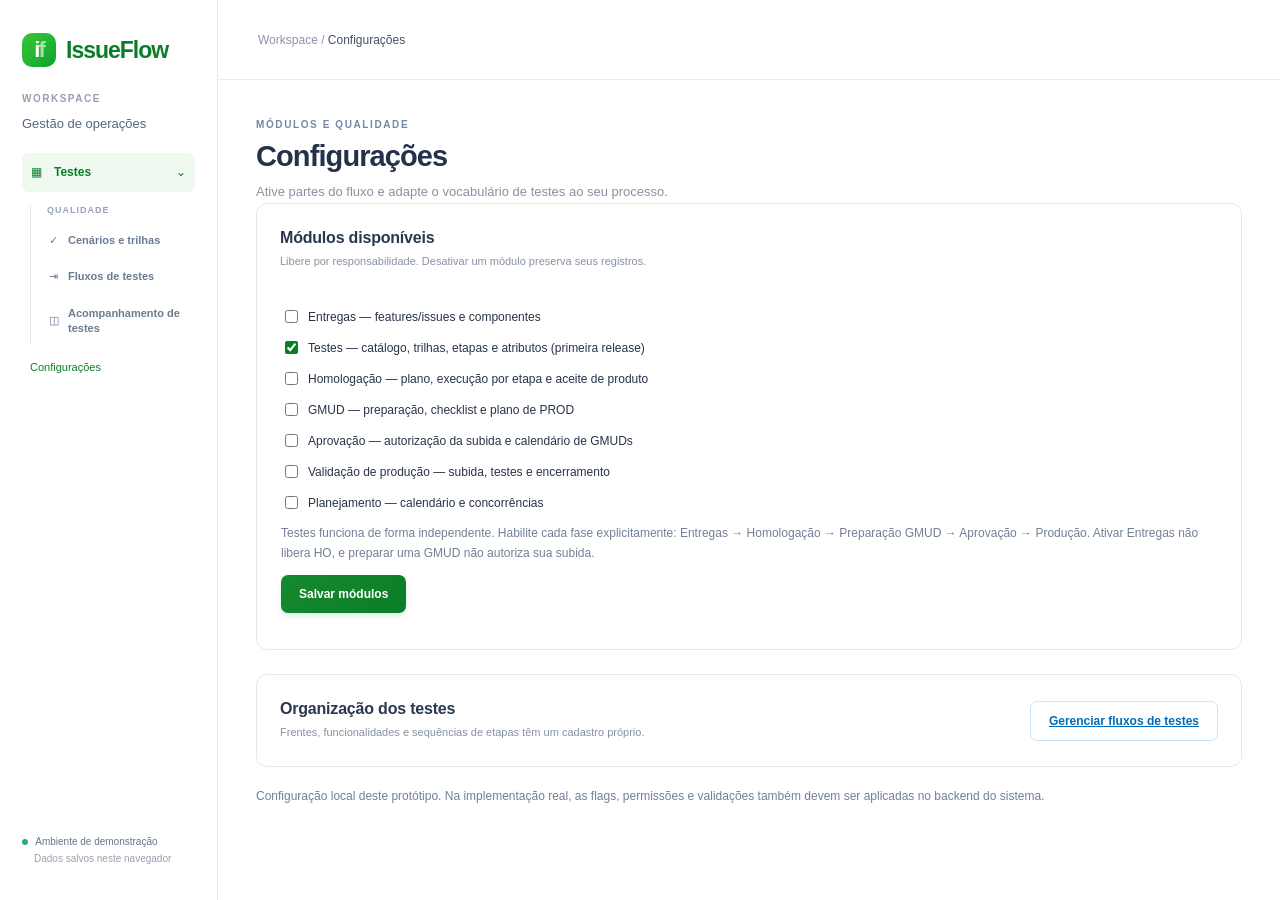
<file: configuracoes.html>
<!doctype html>
<html lang="pt-BR">
  <head>
    <meta charset="utf-8" />
    <meta name="viewport" content="width=device-width,initial-scale=1" />
    <title>IssueFlow · Configurações</title>
    <link rel="stylesheet" href="shared/ui/theme.css" />
    <link rel="stylesheet" href="shared/ui/styles.css" />
    <script src="shared/config/modules.js" defer></script>
    <script src="shared/storage/local-storage.js" defer></script>
    <script src="modules/test-catalog/catalog-store.js" defer></script>
    <script src="modules/settings/settings-page.js" defer></script>
    <script src="shared/ui/navigation.js" defer></script>
  </head>
  <body>
    <aside class="sidebar">
      <a class="brand" href="index.html"
        ><span class="brand-icon">i<span>f</span></span
        >IssueFlow</a
      >
      <div class="workspace">WORKSPACE<span>Gestão de operações</span></div>
      <nav class="operation-nav" aria-label="Menu principal"></nav>
      <div class="sidebar-note">
        <span class="live-dot"></span> Ambiente de demonstração<small
          >Dados salvos neste navegador</small
        >
      </div>
    </aside>
    <div class="shell">
      <header>
        <span>Workspace / <strong>Configurações</strong></span>
      </header>
      <main>
        <div class="page-heading">
          <div>
            <div class="eyebrow">MÓDULOS E QUALIDADE</div>
            <h1>Configurações</h1>
            <p>
              Ative partes do fluxo e adapte o vocabulário de testes ao seu
              processo.
            </p>
          </div>
        </div>
        <section class="panel">
          <div class="panel-heading">
            <div>
              <h2>Módulos disponíveis</h2>
              <p>
                Libere por responsabilidade. Desativar um módulo preserva seus
                registros.
              </p>
            </div>
          </div>
          <form id="moduleSettings" class="settings-content">
            <div id="moduleChoices"></div>
            <p class="settings-hint">
              Testes funciona de forma independente. Habilite cada fase explicitamente: Entregas → Homologação → Preparação GMUD → Aprovação → Produção. Ativar Entregas não libera HO, e preparar uma GMUD não autoriza sua subida.
            </p>
            <p id="moduleError" class="settings-error" role="alert"></p>
            <button type="submit" class="primary">Salvar módulos</button>
            <p id="moduleSuccess" class="settings-success" role="status"></p>
          </form>
        </section>
        <section class="panel" style="margin-top: 24px" hidden>
          <div class="panel-heading">
            <div>
              <h2>Vocabulário futuro dos cenários</h2>
              <p>
                Configuração reservada para uma release futura. O cadastro atual mantém Tipo de garantia, separado do modo de execução.
              </p>
            </div>
          </div>
          <form id="qualitySettings" class="settings-content" hidden>
            <label
              >Nome da classificação<input
                name="label"
                maxlength="60"
                required
                placeholder="Categoria, Tipo de teste, Modalidade…" /></label
            ><label
              >Classificações disponíveis<textarea
                name="types"
                maxlength="5000"
                required
                placeholder="Uma opção por linha: Funcional, API, Interface…"
              ></textarea>
            </label>
            <p class="settings-hint">
              Nesta release, configure etapas e atributos em Cenários e trilhas.
              <a href="testes.html#workflowConfig"
                >Configurar etapas e atributos</a
              >.
            </p>
            <p id="qualityError" class="settings-error" role="alert"></p>
            <button type="submit" class="primary">Salvar qualidade</button>
            <p id="qualitySuccess" class="settings-success" role="status"></p>
          </form>
        </section>
        <section
          id="scenarioOrganization"
          class="panel"
          style="margin-top: 24px"
        >
          <div class="panel-heading">
            <div>
              <h2>Organização dos testes</h2>
              <p>
                Frentes, funcionalidades e sequências de etapas têm um cadastro
                próprio.
              </p>
            </div>
            <a class="secondary" href="fluxos.html"
              >Gerenciar fluxos de testes</a
            >
          </div>
        </section>
        <p class="settings-hint" style="margin-top: 20px">
          Configuração local deste protótipo. Na implementação real, as flags,
          permissões e validações também devem ser aplicadas no backend do
          sistema.
        </p>
      </main>
    </div>
  </body>
</html>
</file>
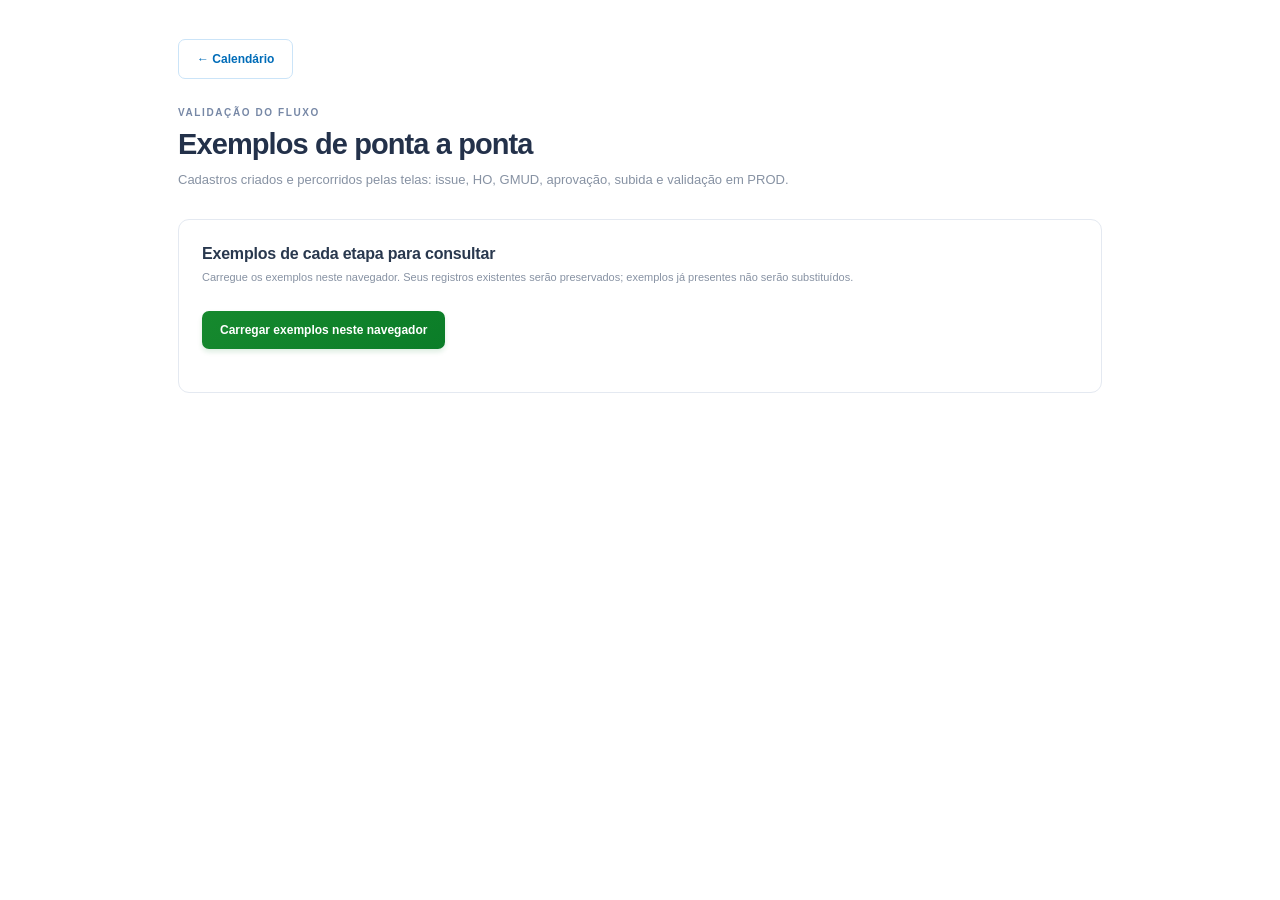
<file: exemplos.html>
<!doctype html>
<html lang="pt-BR">
  <head>
    <meta charset="utf-8" />
    <meta name="viewport" content="width=device-width,initial-scale=1" />
    <title>IssueFlow · Exemplos do fluxo</title>
    <link rel="stylesheet" href="shared/ui/theme.css" />
    <link rel="stylesheet" href="shared/ui/styles.css" />
    <script src="shared/config/modules.js" defer></script>
    <script src="modules/features/features-store.js" defer></script>
    <script src="shared/storage/local-storage.js" defer></script>
    <script src="modules/test-catalog/catalog-store.js" defer></script>
    <script src="shared/testing/execution.js" defer></script>
    <script src="modules/homologation/plans-store.js" defer></script>
    <script src="modules/demo/examples-page.js" defer></script>
  </head>
  <body>
    <main style="max-width: 1000px">
      <a
        href="timeline.html"
        class="secondary"
        style="display: inline-block; text-decoration: none"
        >← Calendário</a
      >
      <div class="page-heading" style="margin: 28px 0">
        <div>
          <div class="eyebrow">VALIDAÇÃO DO FLUXO</div>
          <h1>Exemplos de ponta a ponta</h1>
          <p>
            Cadastros criados e percorridos pelas telas: issue, HO, GMUD,
            aprovação, subida e validação em PROD.
          </p>
        </div>
      </div>
      <section class="panel">
        <div class="panel-heading">
          <div>
            <h2>Exemplos de cada etapa para consultar</h2>
            <p>
              Carregue os exemplos neste navegador. Seus registros existentes
              serão preservados; exemplos já presentes não serão substituídos.
            </p>
          </div>
        </div>
        <div style="padding: 0 23px 23px">
          <button id="loadExamples" class="primary">
            Carregar exemplos neste navegador
          </button>
          <p id="exampleStatus" role="status" style="margin-top: 15px"></p>
          <div
            id="exampleLinks"
            style="display: grid; gap: 16px; margin-top: 20px"
          ></div>
        </div>
      </section>
    </main>
  </body>
</html>
</file>
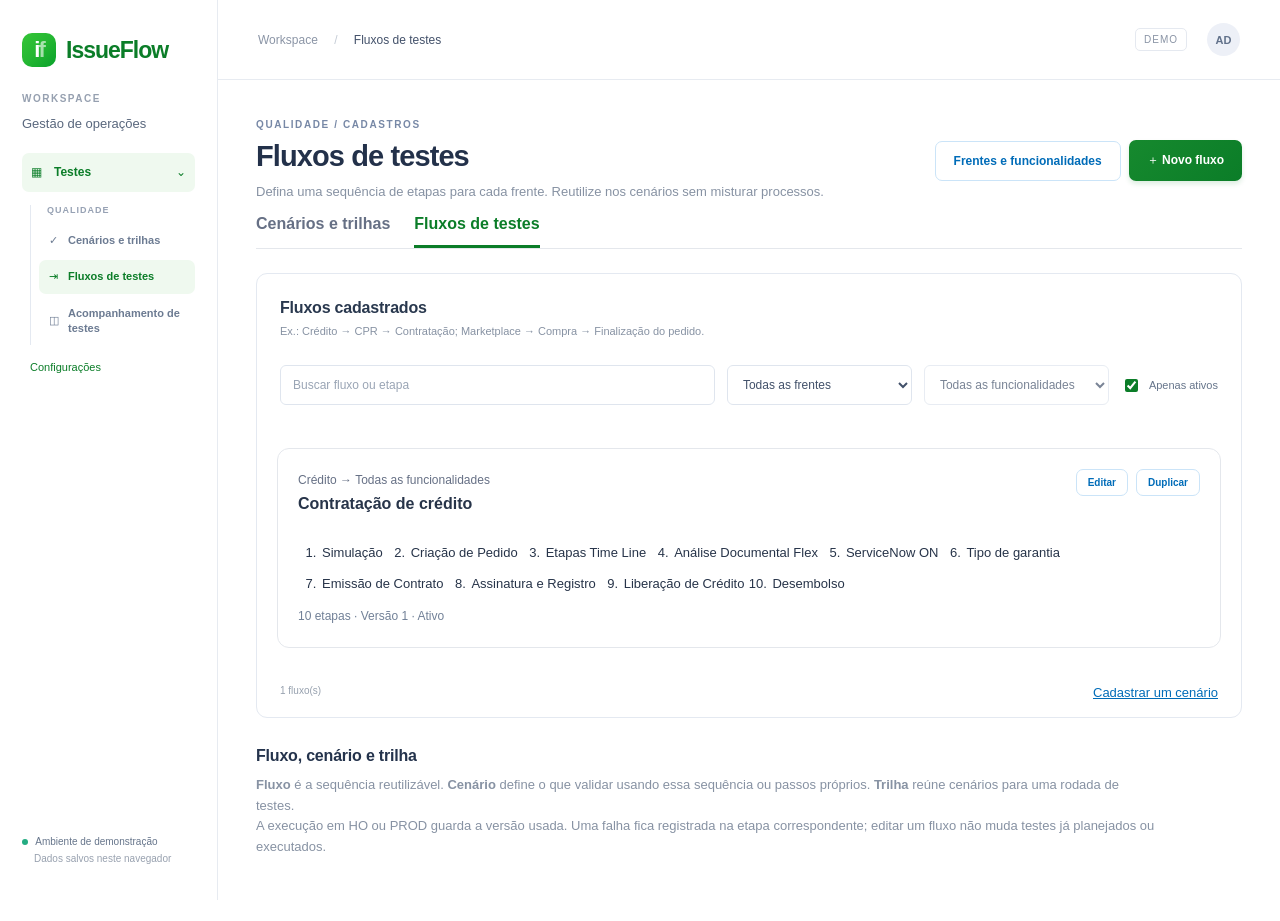
<file: fluxos.html>
<!doctype html>
<html lang="pt-BR">
  <head>
    <meta charset="UTF-8" />
    <meta name="viewport" content="width=device-width, initial-scale=1" />
    <title>IssueFlow · Fluxos de testes</title>
    <link rel="stylesheet" href="shared/ui/theme.css" />
    <link rel="stylesheet" href="shared/ui/styles.css" />
    <script src="shared/config/modules.js" defer></script>
    <script src="shared/storage/local-storage.js" defer></script>
    <script src="modules/test-catalog/catalog-store.js" defer></script>
    <script src="shared/testing/execution.js" defer></script>
    <script src="modules/test-catalog/flows-page.js" defer></script>
    <script src="shared/ui/navigation.js" defer></script>
  </head>
  <body>
    <aside class="sidebar">
      <a class="brand" href="index.html"
        ><span class="brand-icon">i<span>f</span></span
        >IssueFlow</a
      >
      <div class="workspace">WORKSPACE<span>Gestão de operações</span></div>
      <nav class="operation-nav" aria-label="Menu principal"></nav>
      <div class="sidebar-note">
        <span class="live-dot"></span> Ambiente de demonstração<small
          >Dados salvos neste navegador</small
        >
      </div>
    </aside>
    <div class="shell">
      <header>
        <span
          >Workspace <span class="slash">/</span>
          <strong>Fluxos de testes</strong></span
        >
        <div class="profile">
          <span class="demo">DEMO</span><span class="avatar">AD</span>
        </div>
      </header>
      <main>
        <div class="page-heading">
          <div>
            <div class="eyebrow">QUALIDADE / CADASTROS</div>
            <h1>Fluxos de testes</h1>
            <p>
              Defina uma sequência de etapas para cada frente. Reutilize nos
              cenários sem misturar processos.
            </p>
          </div>
          <div class="quality-actions">
            <button id="manageAreas" class="secondary">
              Frentes e funcionalidades</button
            ><button id="newFlow" class="primary">＋ Novo fluxo</button>
          </div>
        </div>
        <nav class="quality-tabs" aria-label="Cadastros de qualidade">
          <a href="testes.html">Cenários e trilhas</a
          ><a href="fluxos.html" aria-current="page">Fluxos de testes</a>
        </nav>
        <section class="panel">
          <div class="panel-heading">
            <div>
              <h2>Fluxos cadastrados</h2>
              <p>
                Ex.: Crédito → CPR → Contratação; Marketplace → Compra →
                Finalização do pedido.
              </p>
            </div>
          </div>
          <div class="filters">
            <label class="search"
              ><input
                id="flowSearch"
                type="search"
                placeholder="Buscar fluxo ou etapa"
                aria-label="Buscar fluxo" /></label
            ><select id="flowArea" aria-label="Filtrar frente"></select
            ><select
              id="flowFunction"
              aria-label="Filtrar funcionalidade"
            ></select
            ><label class="conflict-toggle"
              ><input id="activeFlows" type="checkbox" checked /> Apenas
              ativos</label
            >
          </div>
          <div id="flowCards" class="flow-cards"></div>
          <footer class="panel-footer">
            <span id="flowCount" role="status"></span
            ><a href="testes.html">Cadastrar um cenário</a>
          </footer>
        </section>
        <section class="flow-explanation">
          <h2>Fluxo, cenário e trilha</h2>
          <p>
            <strong>Fluxo</strong> é a sequência reutilizável.
            <strong>Cenário</strong> define o que validar usando essa sequência
            ou passos próprios. <strong>Trilha</strong> reúne cenários para uma
            rodada de testes.
          </p>
          <p>
            A execução em HO ou PROD guarda a versão usada. Uma falha fica
            registrada na etapa correspondente; editar um fluxo não muda testes
            já planejados ou executados.
          </p>
        </section>
      </main>
    </div>

    <dialog id="flowDialog" aria-labelledby="flowTitle">
      <div class="modal-heading">
        <div>
          <div class="eyebrow">FLUXO REUTILIZÁVEL</div>
          <h2 id="flowTitle">Novo fluxo</h2>
        </div>
        <button
          type="button"
          class="icon-button"
          id="closeFlow"
          aria-label="Fechar"
        >
          ×
        </button>
      </div>
      <form id="flowForm" class="quality-form">
        <p class="settings-hint">
          Escolha onde este fluxo será usado e organize suas etapas. Resultados
          são preenchidos depois, em HO ou PROD.
        </p>
        <div class="form-grid">
          <label>Frente<select name="frente" required></select></label
          ><label>Funcionalidade<select name="funcionalidade"></select></label
          ><label class="full"
            >Nome do fluxo<input
              name="nome"
              required
              maxlength="100"
              placeholder="Ex.: Finalização do pedido"
          /></label>
        </div>
        <div class="flow-step-heading">
          <h3>Etapas do fluxo</h3>
          <span id="flowStepCount"></span>
        </div>
        <ol id="flowSteps" class="flow-step-editor"></ol>
        <button id="addFlowStep" class="secondary" type="button">
          ＋ Adicionar etapa
        </button>
        <p class="settings-hint">
          Use os botões para ordenar. A última etapa é apenas o fim deste fluxo;
          não há uma etapa global obrigatória.
        </p>
        <label class="ck-required"
          ><input name="ativo" type="checkbox" checked /> Disponível para novos
          cenários</label
        >
        <p id="flowError" class="settings-error" role="alert"></p>
        <div class="modal-actions">
          <button id="cancelFlow" class="secondary" type="button">
            Cancelar</button
          ><button class="primary" type="submit">Salvar fluxo</button>
        </div>
      </form>
    </dialog>
    <dialog id="areasDialog" aria-labelledby="areasTitle">
      <div class="modal-heading">
        <div>
          <div class="eyebrow">ORGANIZAÇÃO</div>
          <h2 id="areasTitle">Frentes e funcionalidades</h2>
        </div>
        <button
          type="button"
          class="icon-button"
          id="closeAreas"
          aria-label="Fechar frentes"
        >
          ×
        </button>
      </div>
      <div class="quality-form">
        <p class="settings-hint">
          Frente é o produto ou área; funcionalidade é a parte testada. Cadastre
          uma por vez e reutilize ao criar fluxos e cenários.
        </p>
        <div id="areaList" class="flow-area-list"></div>
        <form id="areaForm">
          <label
            >Nova frente<input
              name="area"
              required
              maxlength="80"
              placeholder="Ex.: Marketplace"
          /></label>
          <p id="areaError" role="alert" class="settings-error"></p>
          <button type="submit" class="secondary">Adicionar frente</button>
        </form>
        <form id="functionForm" class="form-grid">
          <label>Frente<select name="frente" required></select></label
          ><label
            >Nova funcionalidade<input
              name="nome"
              required
              maxlength="80"
              placeholder="Ex.: Compra" /></label
          ><button type="submit" class="secondary">
            Adicionar funcionalidade
          </button>
          <p id="functionError" role="alert" class="settings-error"></p>
        </form>
      </div>
    </dialog>
    <div id="toast" role="status" hidden></div>
  </body>
</html>
</file>
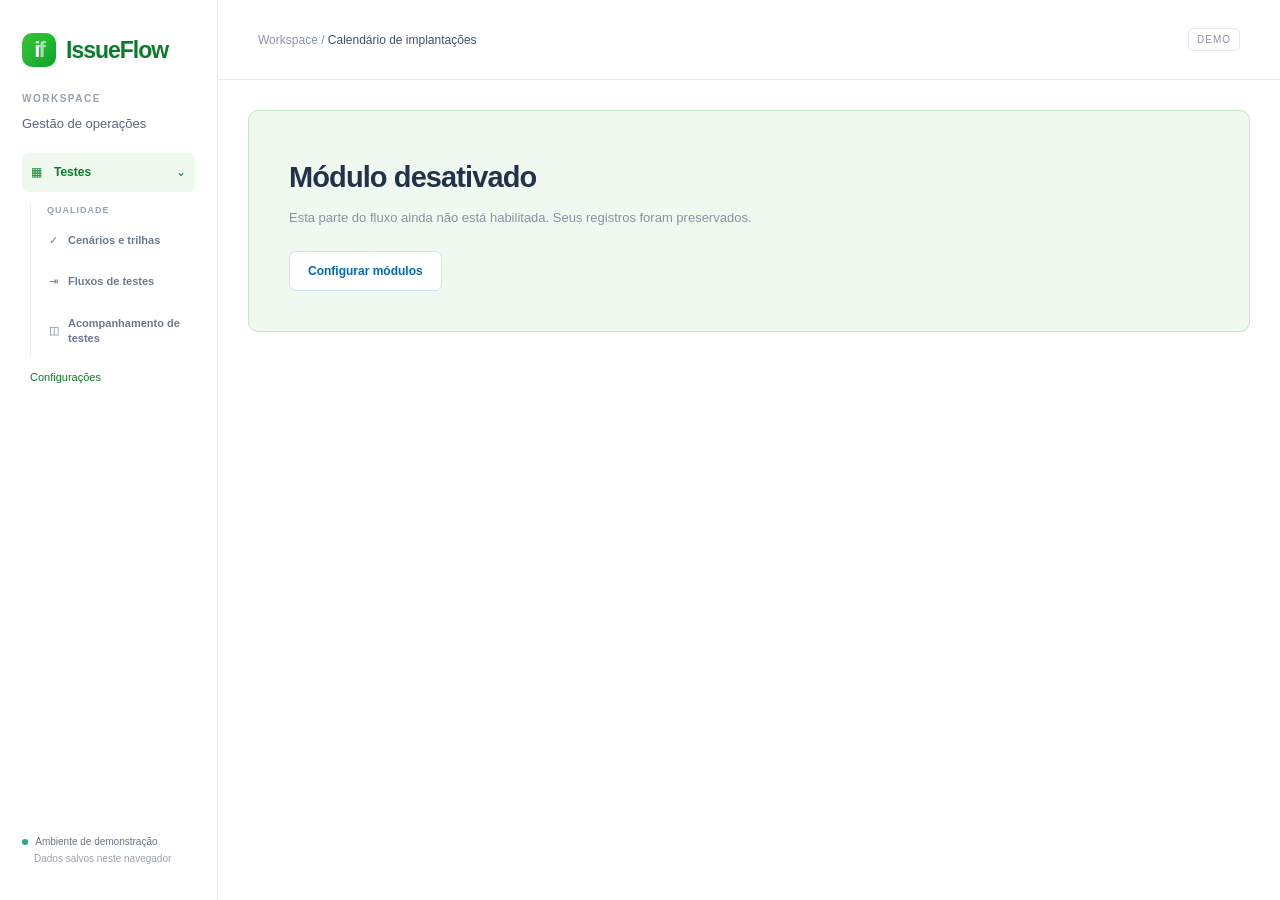
<file: gmud-timeline.html>
<!doctype html>
<html lang="pt-BR">
  <head>
    <meta charset="utf-8" />
    <meta name="viewport" content="width=device-width,initial-scale=1" />
    <title>IssueFlow · Calendário de implantações</title>
    <link rel="stylesheet" href="shared/ui/theme.css" />
    <link rel="stylesheet" href="shared/ui/styles.css" />
    <link rel="stylesheet" href="modules/changes/calendar.css" />
    <script src="shared/config/modules.js" defer></script>
    <script src="shared/storage/local-storage.js" defer></script>
    <script src="modules/test-catalog/catalog-store.js" defer></script>
    <script src="shared/testing/execution.js" defer></script>
    <script src="modules/homologation/plans-store.js" defer></script>
    <script src="modules/production/production-domain.js" defer></script>
    <script src="modules/changes/calendar-page.js" defer></script>
    <script src="shared/ui/navigation.js" defer></script>
  </head>
  <body class="gmud-page">
    <aside class="sidebar">
      <a class="brand" href="index.html"
        ><span class="brand-icon">i<span>f</span></span
        >IssueFlow</a
      >
      <div class="workspace">WORKSPACE<span>Gestão de operações</span></div>
      <nav class="operation-nav" aria-label="Menu principal"></nav>
      <div class="sidebar-note">
        <span class="live-dot"></span> Ambiente de demonstração<small
          >Dados salvos neste navegador</small
        >
      </div>
    </aside>
    <div class="shell">
      <header>
        <span>Workspace / <strong>Calendário de implantações</strong></span
        ><span class="demo">DEMO</span>
      </header>
      <main>
        <div class="page-heading">
          <div>
            <div class="eyebrow">VISÃO GERENCIAL</div>
            <h1>Calendário de implantações</h1>
            <p>
              Agenda das implantações, resultados e validação de produção. Cada
              GMUD representa uma tentativa de subida.
            </p>
          </div>
          <a class="secondary" href="changes.html">Gerenciar GMUDs ↗</a>
        </div>
        <section class="stats" aria-label="Resumo do período">
          <article>
            <span>GMUDs no filtro</span><strong id="gmudTotal">0</strong
            ><small>Implantações no mês selecionado</small>
          </article>
          <article>
            <span>Aguardando aprovação</span><strong id="gmudApproval">0</strong
            ><small>Autorizações pendentes</small>
          </article>
          <article>
            <span>Validação de PROD</span><strong id="gmudValidation">0</strong
            ><small>Subidas com aceite pendente</small>
          </article>
          <article>
            <span>Finalizadas com sucesso</span
            ><strong id="gmudSuccess">0</strong
            ><small>Encerradas pelo TL</small>
          </article>
        </section>
        <section class="panel">
          <div class="panel-heading">
            <div>
              <h2>Agenda de implantação</h2>
              <p>
                Clique no dia colorido para abrir a GMUD. As pendentes abrem a
                aprovação.
              </p>
            </div>
            <div class="gmud-month">
              <button
                id="gmudPrevious"
                class="icon-button"
                aria-label="Mês anterior"
              >
                ‹</button
              ><input
                id="gmudMonth"
                type="month"
                aria-label="Mês da agenda"
              /><button
                id="gmudNext"
                class="icon-button"
                aria-label="Próximo mês"
              >
                ›</button
              ><button id="gmudToday" class="secondary">Hoje</button>
            </div>
          </div>
          <div class="filters">
            <label class="search"
              ><span>⌕</span
              ><input
                id="gmudSearch"
                type="search"
                aria-label="Buscar GMUD ou issue"
                placeholder="Buscar RDM, issue, TL ou PO…" /></label
            ><select id="gmudTeam" aria-label="Equipe">
              <option value="">Todas as equipes</option></select
            ><select id="gmudStatus" aria-label="Situação">
              <option value="">Todas as situações</option>
              <option value="approval">Aguardando aprovação</option>
              <option value="approved">Aprovada</option>
              <option value="deployed">Deploy realizado</option>
              <option value="validated">PROD validado</option>
              <option value="success">Finalizada com sucesso</option>
              <option value="rollback">Rollback realizado</option>
              <option value="rejected">Rejeitada</option>
              <option value="cancelled">Não realizada</option>
            </select>
          </div>
          <div class="gmud-legend">
            <span class="badge orange">Aguardando aprovação</span
            ><span class="badge blue">Aprovada</span
            ><span class="badge green">Deploy / sucesso</span
            ><span class="badge red">Rollback</span
            ><small
              >Cada marca ocupa apenas o dia da implantação. Data e janela de
              horário aparecem junto à GMUD.</small
            >
          </div>
          <div class="gmud-scroll"><div id="gmudGrid"></div></div>
          <p id="gmudEmpty" class="empty" hidden>
            Nenhuma GMUD neste mês com os filtros selecionados.
          </p>
          <footer class="panel-footer">
            <span id="gmudCount"></span
            ><a href="exemplos.html">Carregar exemplos ↗</a>
          </footer>
        </section>
      </main>
    </div>
    <dialog id="gmudDetailsDialog" aria-label="Informações e ações da GMUD">
      <iframe
        id="gmudDetailsFrame"
        title="Informações e ações da GMUD"
      ></iframe>
    </dialog>
  </body>
</html>
</file>
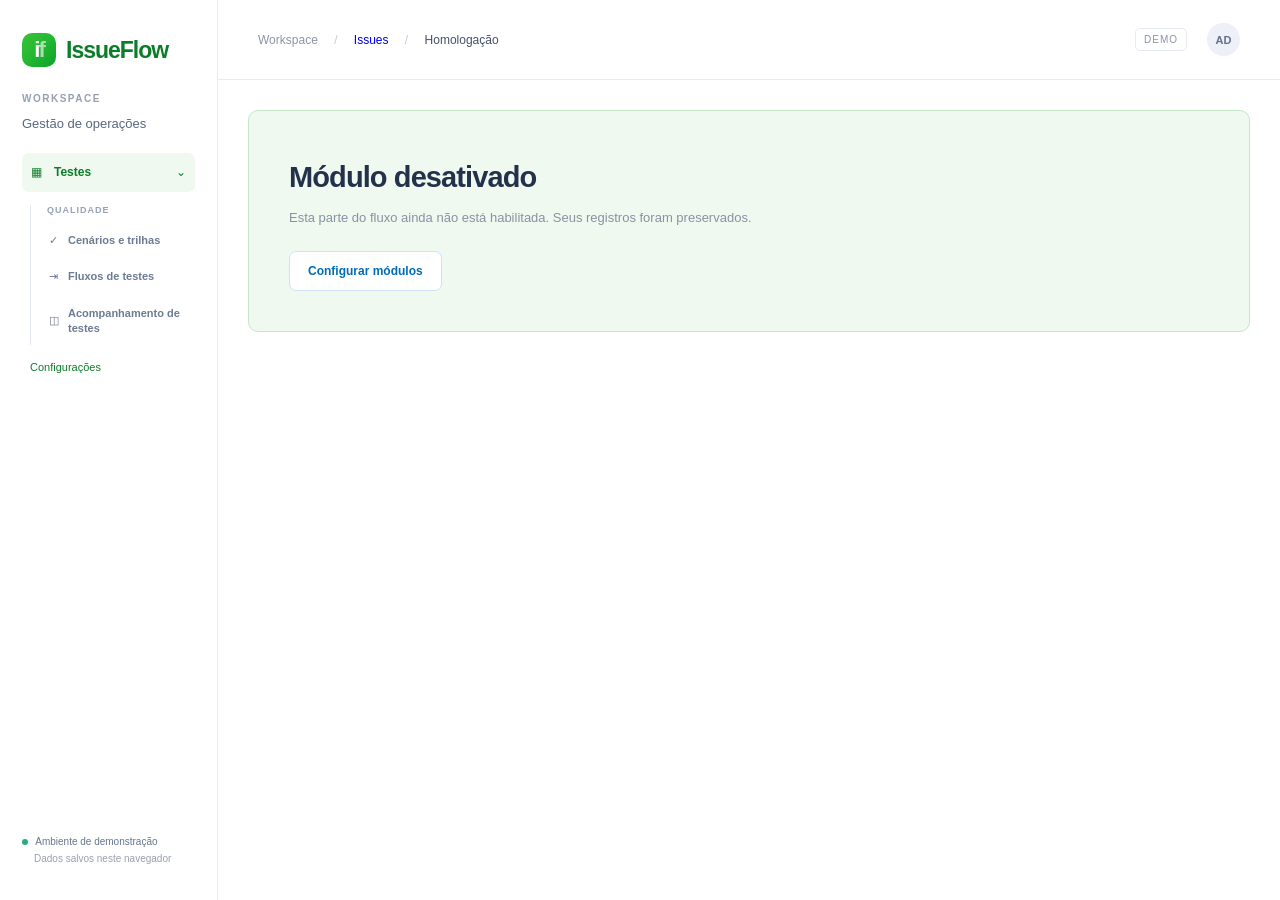
<file: homologacao.html>
<!doctype html>
<html lang="pt-BR">
  <head>
    <meta charset="UTF-8" />
    <meta name="viewport" content="width=device-width, initial-scale=1" />
    <title>IssueFlow · Homologação</title>
    <link rel="stylesheet" href="shared/ui/theme.css" />
    <link rel="stylesheet" href="shared/ui/styles.css" />
    <link rel="stylesheet" href="modules/homologation/plan.css" />
    <script src="shared/config/modules.js" defer></script>
    <script src="modules/features/features-store.js" defer></script>
    <script src="shared/storage/local-storage.js" defer></script>
    <script src="modules/test-catalog/catalog-store.js" defer></script>
    <script src="shared/testing/execution.js" defer></script>
    <script src="modules/homologation/plans-store.js" defer></script>
    <script src="modules/homologation/plan-page.js" defer></script>
    <script src="shared/ui/navigation.js" defer></script>
  </head>
  <body class="ho-page">
    <aside class="sidebar">
      <a class="brand" href="index.html"
        ><span class="brand-icon">i<span>f</span></span
        >IssueFlow</a
      >
      <div class="workspace">WORKSPACE<span>Gestão de operações</span></div>
      <nav class="operation-nav" aria-label="Menu principal"></nav>
      <div class="sidebar-note">
        <span class="live-dot"></span> Ambiente de demonstração<small
          >Dados salvos neste navegador</small
        >
      </div>
    </aside>
    <div class="shell">
      <header>
        <span
          >Workspace <span class="slash">/</span>
          <a href="index.html">Issues</a> <span class="slash">/</span>
          <strong>Homologação</strong></span
        >
        <div class="profile">
          <span class="demo">DEMO</span><span class="avatar">AD</span>
        </div>
      </header>
      <main>
        <div class="page-heading">
          <div>
            <a class="ho-back" href="validacao-ho.html"
              >← Validações de homologação</a
            >
            <div class="eyebrow">TESTES DE HOMOLOGAÇÃO</div>
            <h1 id="hoTitle"></h1>
            <p id="hoDescription"></p>
          </div>
          <div class="ho-heading-actions">
            <span id="hoSaveState" role="status">Tudo salvo</span
            ><button id="saveHO" class="primary">
              Salvar plano e execução
            </button>
          </div>
        </div>
        <div class="ho-context">
          <span class="ho-context-label">COMPONENTES ALTERADOS</span>
          <div id="hoComponents" class="ho-chips"></div>
        </div>
        <section class="stats" aria-label="Resumo da homologação">
          <article>
            <span>Cenários no plano</span><span class="stat-icon">▤</span
            ><strong id="hoTotal">0</strong><small>Escopo desta issue</small>
          </article>
          <article>
            <span>Concluídos</span><span class="stat-icon green-text">✓</span
            ><strong id="hoDone">0</strong><small>Resultados OK ou N/A</small>
          </article>
          <article>
            <span>Em andamento</span><span class="stat-icon blue-text">◷</span
            ><strong id="hoPending">0</strong
            ><small>Pendentes ou em execução</small>
          </article>
          <article>
            <span>Com falha</span><span class="stat-icon purple-text">!</span
            ><strong id="hoFailed">0</strong><small>Precisam de revisão</small>
          </article>
        </section>
        <section class="panel ho-plan-panel">
          <div class="panel-heading">
            <div>
              <div class="ho-section-label">01 · PLANEJAR E EXECUTAR</div>
              <h2>Plano de testes da issue</h2>
              <p id="hoSummary"></p>
            </div>
            <div class="ho-actions">
              <button id="openAvulso" class="secondary">
                ＋ Cenário avulso</button
              ><button id="openPicker" class="primary">
                ＋ Selecionar cenários
              </button>
            </div>
          </div>
          <div class="ho-progress"><div id="hoProgress"></div></div>
          <div id="hoExecutions" class="ho-executions"></div>
          <footer class="panel-footer">
            <span>Os resultados ficam vinculados apenas a esta issue.</span
            ><a href="testes.html">Gerenciar catálogo e trilhas ↗</a>
          </footer>
        </section>
        <section class="panel ho-acceptance-panel">
          <div class="panel-heading">
            <div>
              <div class="ho-section-label">02 · VALIDAR</div>
              <h2>Aceite do PM/PO</h2>
              <p id="hoAcceptance"></p>
            </div>
            <span id="hoAcceptanceBadge" class="badge orange"
              >Aguardando aceite</span
            >
          </div>
          <form id="hoApprove" class="form-grid ho-approval-form">
            <label
              >Responsável pelo aceite<input
                name="por"
                required
                maxlength="100"
                placeholder="Nome do PM ou PO" /></label
            ><label
              >Parecer / evidências<textarea
                name="nota"
                required
                maxlength="1000"
                rows="2"
                placeholder="Registre a conclusão da homologação"
              ></textarea>
            </label>
            <div class="ho-approval-footer full">
              <p id="hoError" role="alert"></p>
              <button class="primary" type="submit">Aprovar homologação</button>
            </div>
          </form>
          <details class="ho-history">
            <summary>Histórico de validação</summary>
            <div id="hoHistory"></div>
          </details>
        </section>
      </main>
    </div>
    <dialog id="hoPicker" aria-labelledby="hoPickerTitle">
      <div class="modal-heading">
        <div>
          <div class="eyebrow">MONTAR PLANO DE HOMOLOGAÇÃO</div>
          <h2 id="hoPickerTitle">Selecionar cenários</h2>
        </div>
        <button
          id="closePicker"
          type="button"
          class="icon-button"
          aria-label="Fechar seleção"
        >
          ×
        </button>
      </div>
      <p class="modal-intro">
        Escolha os cenários para esta issue. A seleção só entra no plano ao
        adicionar.
      </p>
      <div class="ho-tabs" role="tablist" aria-label="Origem dos cenários">
        <button
          id="tabSuggested"
          type="button"
          role="tab"
          aria-selected="false"
          aria-controls="paneSuggested"
          tabindex="-1"
          data-tab="suggested"
        >
          Sugeridos <span id="suggestionCount">0</span></button
        ><button
          id="tabCatalog"
          type="button"
          role="tab"
          aria-selected="true"
          aria-controls="paneCatalog"
          data-tab="catalog"
        >
          Catálogo <span id="catalogCount">0</span></button
        ><button
          id="tabTrails"
          type="button"
          role="tab"
          aria-selected="false"
          aria-controls="paneTrails"
          tabindex="-1"
          data-tab="trails"
        >
          Trilhas <span id="trailCount">0</span>
        </button>
      </div>
      <div class="ho-picker-body">
        <div id="hoPickerFilters" class="ho-filter-section">
          <div class="ho-filter-grid">
            <div class="ho-search-field">
              <label for="hoSearch">Buscar cenário</label>
              <div class="search">
                <span>⌕</span
                ><input
                  id="hoSearch"
                  type="search"
                  placeholder="Nome, cobertura ou componente…"
                  aria-label="Buscar cenário"
                />
              </div>
            </div>
            <label
              >Testar até<select id="hoEtapa" aria-label="Filtrar etapa final">
                <option value="">Todas as etapas</option>
              </select></label
            ><label
              >Cobertura<select id="hoCoverage" aria-label="Filtrar cobertura">
                <option value="">Todas as coberturas</option>
              </select></label
            ><label
              >Modalidade da garantia<select
                id="hoTipo"
                aria-label="Filtrar tipo de garantia"
              >
                <option value="">Todas as modalidades</option>
                <option>Automática</option>
                <option>Manual</option>
                <option>N/A</option>
              </select></label
            >
          </div>
          <div id="hoDimensionFilters" class="ho-filter-grid"></div>
          <div class="ho-filter-summary">
            <span id="hoFilterCount" aria-live="polite"></span
            ><button id="hoClearFilters" type="button">Limpar filtros</button>
          </div>
        </div>
        <div
          id="paneSuggested"
          role="tabpanel"
          aria-labelledby="tabSuggested"
          hidden
        >
          <div class="ho-suggestion-note">
            <span class="ho-note-icon">✧</span>
            <div>
              <strong>Indicados pelos componentes alterados</strong>
              <p id="hoSuggestionSummary"></p>
            </div>
          </div>
          <div id="hoSuggestions"></div>
        </div>
        <div id="paneCatalog" role="tabpanel" aria-labelledby="tabCatalog">
          <div id="hoCatalog"></div>
        </div>
        <div id="paneTrails" role="tabpanel" aria-labelledby="tabTrails" hidden>
          <div class="ho-trail-intro">
            <p>Uma trilha reúne cenários para adicionar ao plano de uma vez.</p>
            <a href="testes.html">Gerenciar trilhas ↗</a>
          </div>
          <label class="ho-field"
            >Escolha uma trilha<select id="hoTrail" aria-label="Trilha"></select
          ></label>
          <div id="hoTrailPreview"></div>
        </div>
      </div>
      <div class="ho-picker-footer">
        <div>
          <strong id="hoSelectedCount" aria-live="polite"
            >0 cenários selecionados</strong
          >
          <p id="hoSelectionHint">
            Cenários já incluídos ficam identificados na lista.
          </p>
        </div>
        <div class="ho-actions">
          <button id="cancelPicker" class="secondary" type="button">
            Cancelar</button
          ><button id="addCases" class="primary" type="button">
            Adicionar ao plano</button
          ><button id="addSuggested" class="primary" type="button" hidden>
            Adicionar ao plano</button
          ><button id="applyTrail" class="primary" type="button" hidden>
            Adicionar trilha
          </button>
        </div>
      </div>
    </dialog>
    <dialog id="hoAvulsoDialog" aria-labelledby="hoAvulsoTitle">
      <div class="modal-heading">
        <div>
          <div class="eyebrow">SOMENTE PARA ESTA ISSUE</div>
          <h2 id="hoAvulsoTitle">Novo cenário avulso</h2>
        </div>
        <button
          id="closeAvulso"
          class="icon-button"
          type="button"
          aria-label="Fechar cenário avulso"
        >
          ×
        </button>
      </div>
      <p class="modal-intro">
        Para um teste específico que ainda não faz parte do catálogo.
      </p>
      <form id="hoAvulso">
        <div class="form-grid">
          <label class="full"
            >Nome do cenário<input
              name="nome"
              required
              maxlength="200"
              placeholder="Descreva o fluxo que será validado" /></label
          ><label
            >Tipo de garantia<select name="tipo">
              <option>Automática</option>
              <option>Manual</option>
              <option>N/A</option>
            </select></label
          ><label>Testar até<select name="alvo"></select></label>
        </div>
        <div class="modal-actions">
          <button id="cancelAvulso" class="secondary" type="button">
            Cancelar</button
          ><button class="primary" type="submit">Adicionar ao plano</button>
        </div>
      </form>
    </dialog>
    <div id="toast" role="status" hidden></div>
  </body>
</html>
</file>
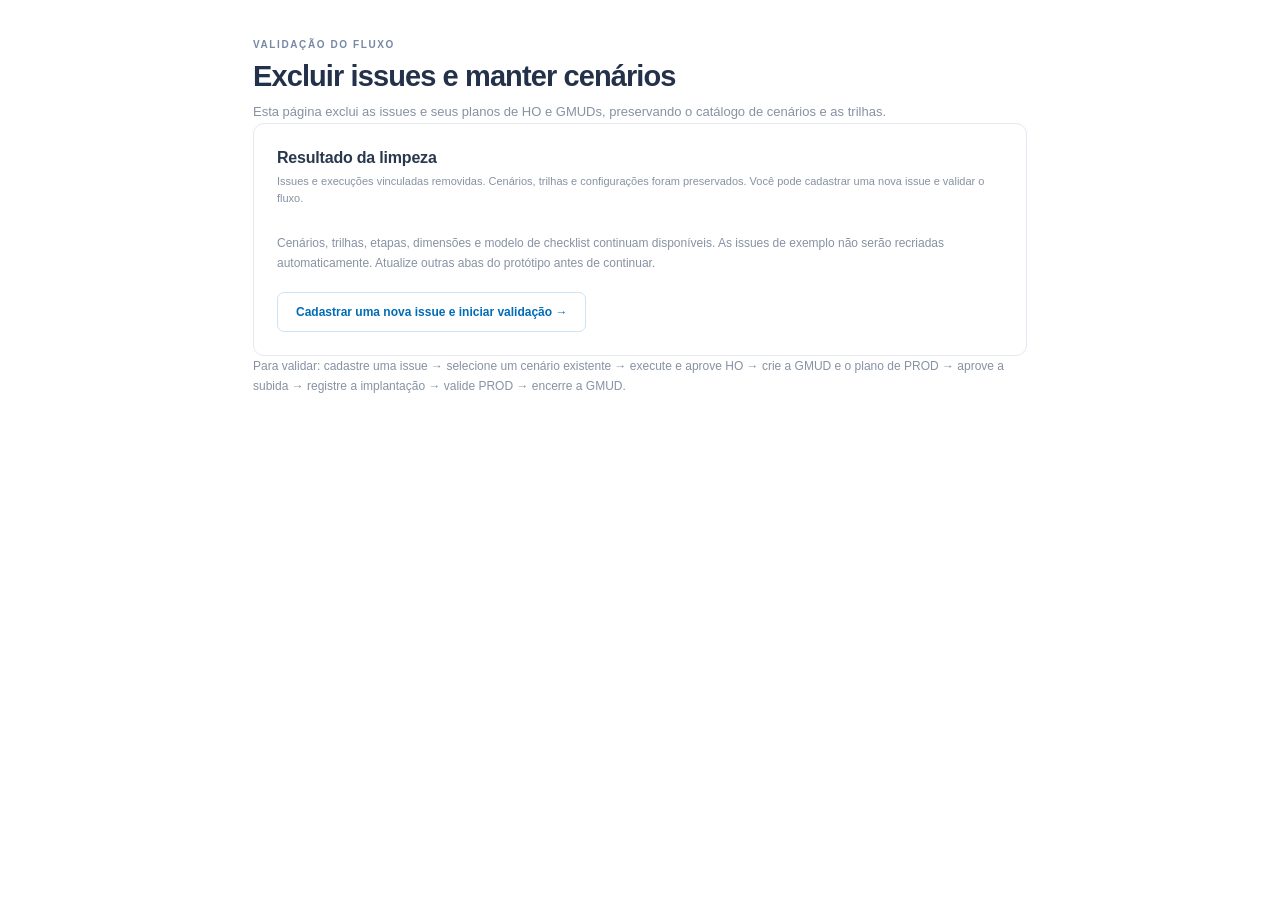
<file: limpar-fluxo.html>
<!doctype html>
<html lang="pt-BR">
  <head>
    <meta charset="utf-8" />
    <meta name="viewport" content="width=device-width,initial-scale=1" />
    <title>IssueFlow · Excluir issues e manter cenários</title>
    <link rel="stylesheet" href="shared/ui/theme.css" />
    <link rel="stylesheet" href="shared/ui/styles.css" />
    <script src="shared/config/modules.js" defer></script>
    <script src="modules/demo/reset-flow-page.js" defer></script>
  </head>
  <body>
    <main style="max-width: 850px; margin: auto">
      <div class="page-heading">
        <div>
          <div class="eyebrow">VALIDAÇÃO DO FLUXO</div>
          <h1>Excluir issues e manter cenários</h1>
          <p>
            Esta página exclui as issues e seus planos de HO e GMUDs,
            preservando o catálogo de cenários e as trilhas.
          </p>
        </div>
      </div>
      <section class="panel">
        <div class="panel-heading">
          <div>
            <h2>Resultado da limpeza</h2>
            <p id="resetFlowStatus" role="status">Limpando o fluxo…</p>
          </div>
        </div>
        <div style="padding: 0 23px 23px">
          <p style="font-size: 12px; line-height: 1.7; margin-bottom: 18px">
            Cenários, trilhas, etapas, dimensões e modelo de checklist continuam
            disponíveis. As issues de exemplo não serão recriadas
            automaticamente. Atualize outras abas do protótipo antes de
            continuar.
          </p>
          <a
            id="startFlow"
            class="secondary"
            href="index.html"
            style="text-decoration: none; display: inline-block"
            hidden
            >Cadastrar uma nova issue e iniciar validação →</a
          >
        </div>
      </section>
      <p style="font-size: 12px; line-height: 1.7">
        Para validar: cadastre uma issue → selecione um cenário existente →
        execute e aprove HO → crie a GMUD e o plano de PROD → aprove a subida →
        registre a implantação → valide PROD → encerre a GMUD.
      </p>
    </main>
  </body>
</html>
</file>
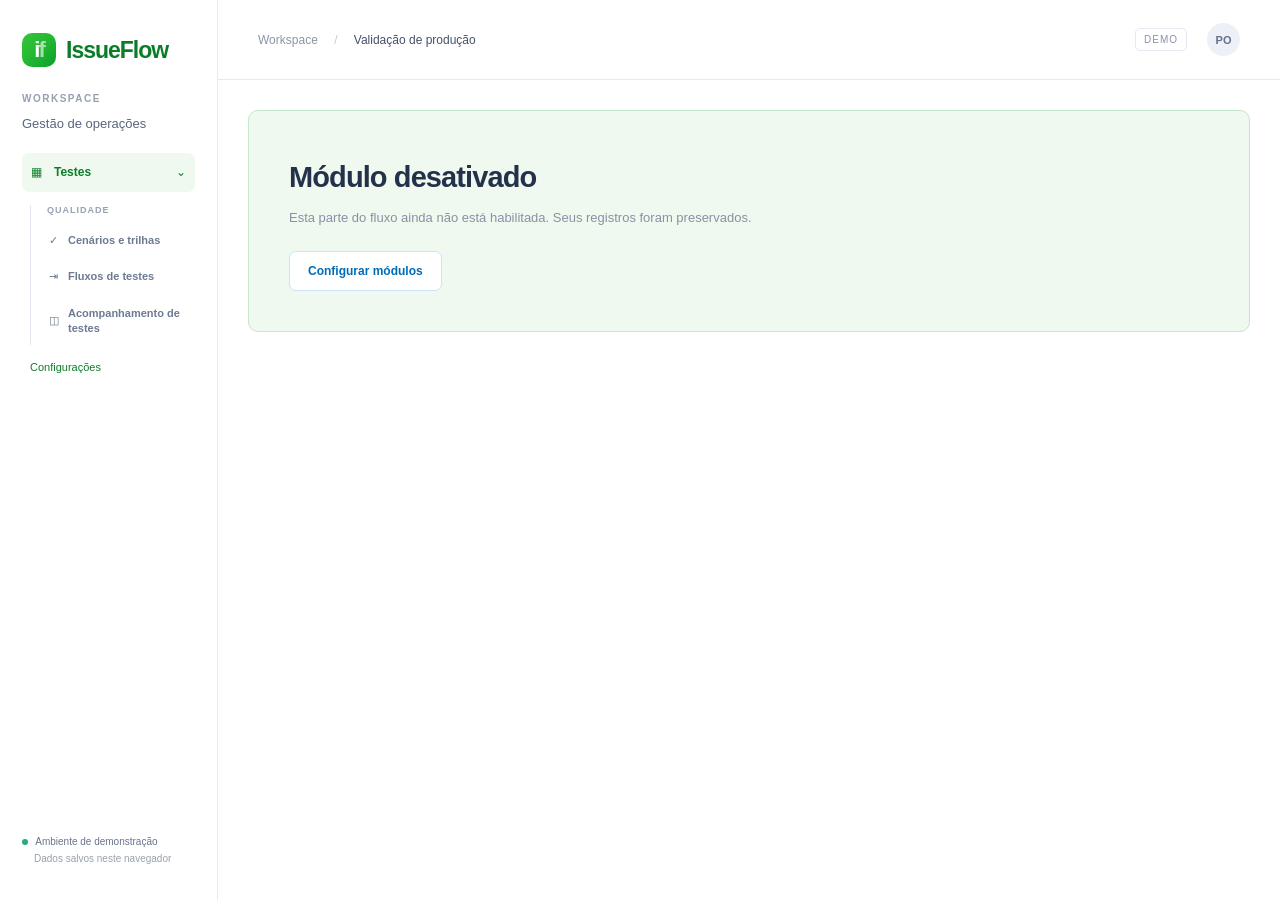
<file: producao.html>
<!doctype html>
<html lang="pt-BR">
  <head>
    <meta charset="UTF-8" />
    <meta name="viewport" content="width=device-width, initial-scale=1" />
    <title>IssueFlow · Validação de produção</title>
    <link rel="stylesheet" href="shared/ui/theme.css" />
    <link rel="stylesheet" href="shared/ui/styles.css" />
    <link rel="stylesheet" href="modules/production/validation.css" />
    <script src="shared/config/modules.js" defer></script>
    <script src="shared/storage/local-storage.js" defer></script>
    <script src="modules/test-catalog/catalog-store.js" defer></script>
    <script src="shared/testing/execution.js" defer></script>
    <script src="modules/homologation/plans-store.js" defer></script>
    <script src="modules/production/production-domain.js" defer></script>
    <script src="modules/production/validation-page.js" defer></script>
    <script src="shared/ui/navigation.js" defer></script>
  </head>
  <body class="po-page">
    <aside class="sidebar">
      <a class="brand" href="index.html"
        ><span class="brand-icon">i<span>f</span></span
        >IssueFlow</a
      >
      <div class="workspace">WORKSPACE<span>Gestão de operações</span></div>
      <nav class="operation-nav" aria-label="Menu principal"></nav>
      <div class="sidebar-note">
        <span class="live-dot"></span> Ambiente de demonstração<small
          >Dados salvos neste navegador</small
        >
      </div>
    </aside>

    <div class="shell">
      <header>
        <span
          >Workspace <span class="slash">/</span>
          <strong>Validação de produção</strong></span
        >
        <div class="profile">
          <span class="demo">DEMO</span><span class="avatar">PO</span>
        </div>
      </header>
      <main>
        <div class="page-heading">
          <div>
            <div class="eyebrow">ACOMPANHAMENTO DO PO</div>
            <h1>Validação de produção</h1>
            <p>
              Acompanhe as subidas e valide os cenários definidos para cada
              GMUD.
            </p>
          </div>
          <a href="gmud-timeline.html" class="secondary"
            >Calendário de implantações ↗</a
          >
        </div>
        <section class="stats" aria-label="Resumo de validação">
          <article>
            <span>Aguardando subida</span><span class="stat-icon">◷</span
            ><strong id="poWaiting">0</strong
            ><small>Em preparação ou execução técnica</small>
          </article>
          <article>
            <span>Para validar</span><span class="stat-icon blue-text">▤</span
            ><strong id="poReady">0</strong
            ><small>Subida confirmada, aceite pendente</small>
          </article>
          <article>
            <span>Com falha</span><span class="stat-icon purple-text">!</span
            ><strong id="poFailed">0</strong
            ><small>Aguardando decisão técnica</small>
          </article>
          <article>
            <span>Finalizadas</span><span class="stat-icon green-text">✓</span
            ><strong id="poFinished">0</strong
            ><small>Validadas ou finalizadas tecnicamente</small>
          </article>
        </section>
        <section class="panel">
          <div class="panel-heading">
            <div>
              <h2>GMUDs e cenários de produção</h2>
              <p>
                Valide as GMUDs com subida confirmada. Consulte as validações
                concluídas e os resultados anteriores no Histórico.
              </p>
            </div>
            <button id="poRefresh" type="button" class="secondary">
              Atualizar lista
            </button>
          </div>
          <div class="filters">
            <label class="search"
              ><span>⌕</span
              ><input
                id="poSearch"
                type="search"
                placeholder="Buscar GMUD, issue, TL ou equipe…"
                aria-label="Buscar GMUD" /></label
            ><select id="poOwner" aria-label="Filtrar PO">
              <option value="">Todos os POs</option></select
            ><select id="poDate" aria-label="Filtrar período">
              <option value="all">Todas as datas</option>
              <option value="today">Hoje</option>
              <option value="week">Próximos 7 dias</option>
            </select>
          </div>
          <div class="po-tabs" role="tablist" aria-label="Situação das GMUDs">
            <button
              id="poTabActive"
              role="tab"
              aria-selected="false"
              tabindex="-1"
              aria-controls="poCards"
              data-group="active"
            >
              Em acompanhamento</button
            ><button
              id="poTabReady"
              role="tab"
              aria-selected="true"
              aria-controls="poCards"
              data-group="validate"
            >
              Aguardando validação</button
            ><button
              id="poTabWaiting"
              role="tab"
              aria-selected="false"
              aria-controls="poCards"
              data-group="waiting"
              tabindex="-1"
            >
              Aguardando subida</button
            ><button
              id="poTabFinished"
              role="tab"
              aria-selected="false"
              aria-controls="poCards"
              data-group="finished"
              tabindex="-1"
            >
              Histórico
            </button>
          </div>
          <div
            id="poCards"
            role="tabpanel"
            aria-labelledby="poTabReady"
            class="po-cards"
          ></div>
        </section>
      </main>
    </div>
    <dialog id="poDialog" aria-labelledby="poTitle">
      <div class="modal-heading">
        <div>
          <div class="eyebrow">VALIDAÇÃO DE NEGÓCIO EM PROD</div>
          <h2 id="poTitle"></h2>
        </div>
        <button
          id="poClose"
          class="icon-button"
          type="button"
          aria-label="Fechar validação"
        >
          ×
        </button>
      </div>
      <p id="poSub" class="modal-intro"></p>
      <div id="poNotice" class="po-notice" role="status"></div>
      <div class="po-executor">
        <label
          >PO responsável pela validação<input
            id="poPerson"
            maxlength="100"
            placeholder="Informe seu nome" /></label
        ><span id="poProgress" aria-live="polite"></span>
      </div>
      <div id="poScenarios" class="po-scenarios"></div>
      <details class="po-audit">
        <summary>Histórico desta GMUD</summary>
        <div id="poHistory"></div>
      </details>
      <p id="poError" class="action-error" role="alert"></p>
      <div class="po-footer">
        <span id="poSavedState" aria-live="polite"></span>
        <div>
          <button id="poSave" class="secondary" type="button">
            Salvar andamento</button
          ><button id="poFinish" class="primary" type="button">
            Concluir validação
          </button>
        </div>
      </div>
    </dialog>
    <div id="toast" role="status" hidden></div>
  </body>
</html>
</file>
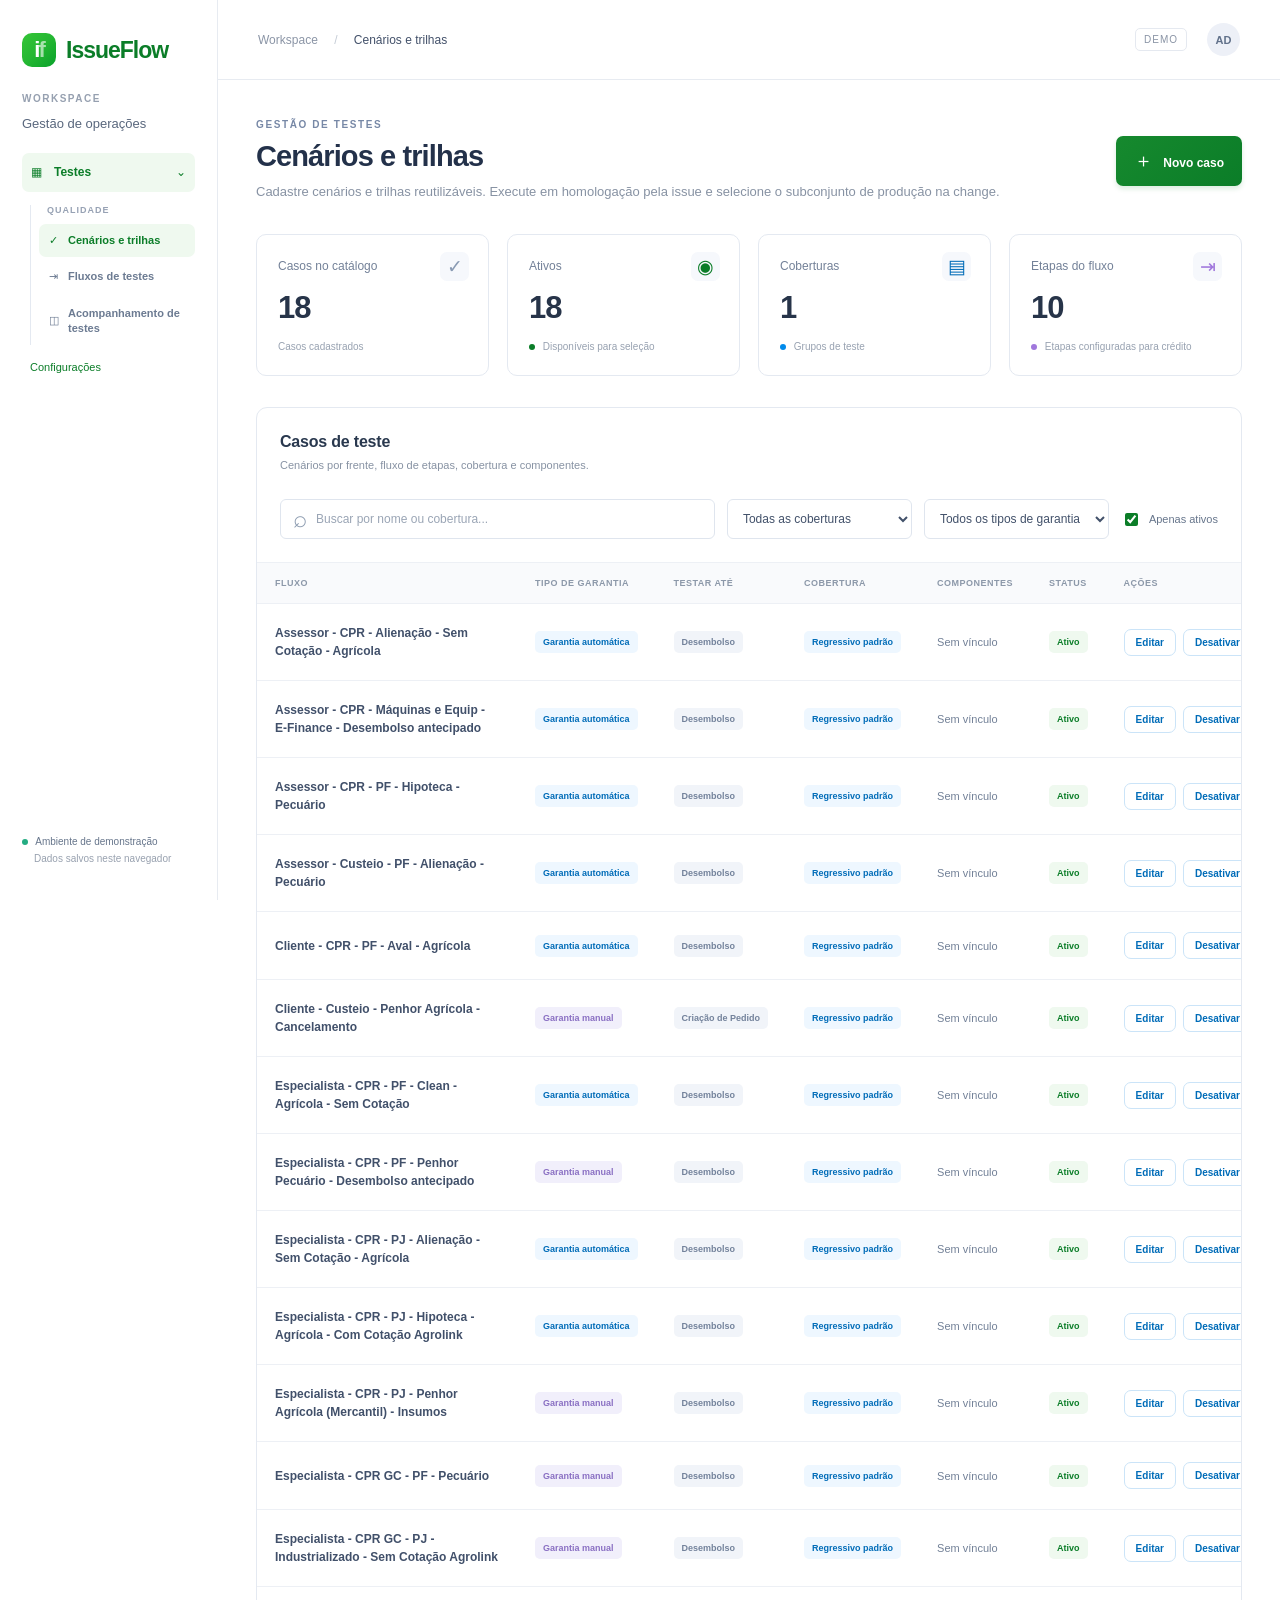
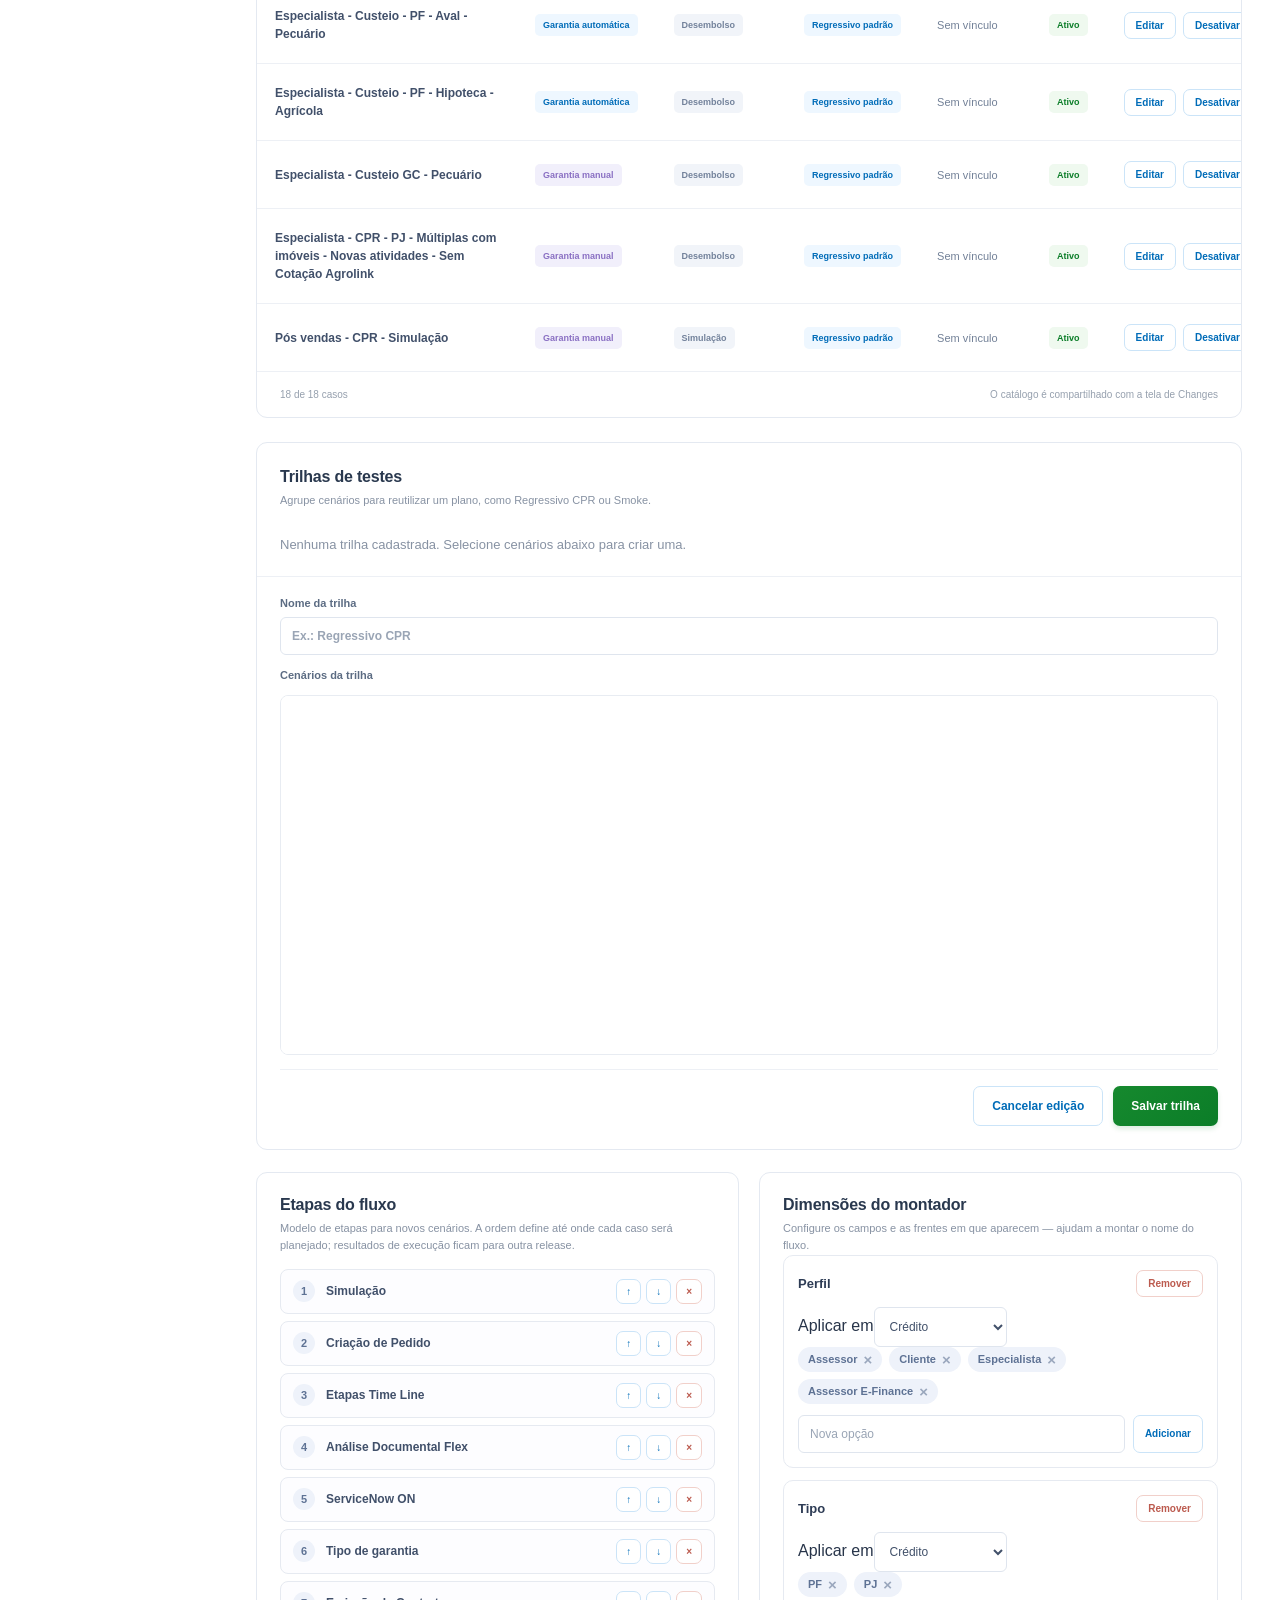
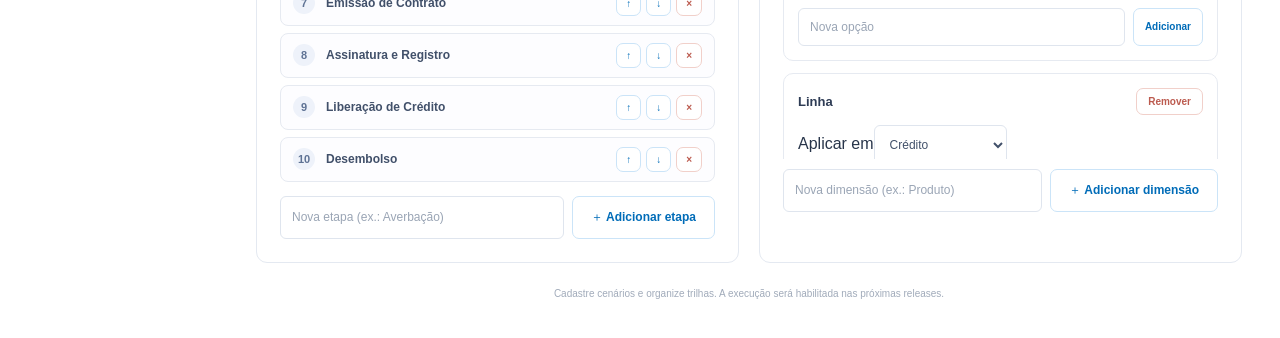
<file: testes.html>
<!doctype html>
<html lang="pt-BR">
  <head>
    <meta charset="UTF-8" />
    <meta name="viewport" content="width=device-width, initial-scale=1" />
    <title>IssueFlow · Cenários e trilhas</title>
    <link rel="stylesheet" href="shared/ui/theme.css" />
    <link rel="stylesheet" href="shared/ui/styles.css" />
    <script src="shared/config/modules.js" defer></script>
    <script src="shared/storage/local-storage.js" defer></script>
    <script src="modules/test-catalog/catalog-store.js" defer></script>
    <script src="shared/testing/execution.js" defer></script>
    <script src="modules/test-catalog/catalog-page.js" defer></script>
    <script src="shared/ui/navigation.js" defer></script>
  </head>
  <body>
    <aside class="sidebar">
      <a class="brand" href="index.html"
        ><span class="brand-icon">i<span>f</span></span
        >IssueFlow</a
      >
      <div class="workspace">WORKSPACE<span>Gestão de operações</span></div>
      <nav class="operation-nav" aria-label="Menu principal"></nav>
      <div class="sidebar-note">
        <span class="live-dot"></span> Ambiente de demonstração<small
          >Dados salvos neste navegador</small
        >
      </div>
    </aside>
    <div class="shell">
      <header>
        <span
          >Workspace <span class="slash">/</span>
          <strong>Cenários e trilhas</strong></span
        >
        <div class="profile">
          <span class="demo">DEMO</span><span class="avatar">AD</span>
        </div>
      </header>
      <main>
        <div class="page-heading">
          <div>
            <div class="eyebrow">GESTÃO DE TESTES</div>
            <h1>Cenários e trilhas</h1>
            <p>
              Cadastre cenários e trilhas reutilizáveis. Execute em homologação
              pela issue e selecione o subconjunto de produção na change.
            </p>
          </div>
          <button id="newCase" class="primary">
            <span>＋</span> Novo caso
          </button>
        </div>
        <section class="stats" aria-label="Resumo do catálogo">
          <article>
            <span>Casos no catálogo</span><span class="stat-icon">✓</span
            ><strong id="statCases">0</strong><small>Casos cadastrados</small>
          </article>
          <article>
            <span>Ativos</span><span class="stat-icon green-text">◉</span
            ><strong id="statActive">0</strong
            ><small
              ><i class="dot green-bg"></i> Disponíveis para seleção</small
            >
          </article>
          <article>
            <span>Coberturas</span><span class="stat-icon blue-text">▤</span
            ><strong id="statCoverage">0</strong
            ><small><i class="dot blue-bg"></i> Grupos de teste</small>
          </article>
          <article>
            <span>Etapas do fluxo</span
            ><span class="stat-icon purple-text">⇥</span
            ><strong id="statStages">0</strong
            ><small
              ><i class="dot purple-bg"></i> Etapas configuradas para
              crédito</small
            >
          </article>
        </section>

        <section class="panel">
          <div class="panel-heading">
            <div>
              <h2>Casos de teste</h2>
              <p>
                Cenários por frente, fluxo de etapas, cobertura e componentes.
              </p>
            </div>
          </div>
          <div class="filters">
            <label class="search"
              ><span>⌕</span
              ><input
                id="caseSearch"
                type="search"
                placeholder="Buscar por nome ou cobertura..."
                aria-label="Buscar casos" /></label
            ><select id="coverageFilter" aria-label="Filtrar cobertura">
              <option value="">Todas as coberturas</option></select
            ><select id="tipoFilter" aria-label="Filtrar tipo de garantia">
              <option value="">Todos os tipos de garantia</option>
              <option>Automática</option>
              <option>Manual</option></select
            ><label class="conflict-toggle"
              ><input id="onlyActive" type="checkbox" checked /> Apenas
              ativos</label
            >
          </div>
          <div class="table-scroll">
            <table>
              <thead>
                <tr>
                  <th>FLUXO</th>
                  <th>TIPO DE GARANTIA</th>
                  <th>TESTAR ATÉ</th>
                  <th>COBERTURA</th>
                  <th>COMPONENTES</th>
                  <th>STATUS</th>
                  <th>AÇÕES</th>
                </tr>
              </thead>
              <tbody id="caseRows"></tbody>
            </table>
          </div>
          <div id="caseEmpty" class="empty" hidden>
            Nenhum caso. Clique em “Novo caso”.
          </div>
          <footer class="panel-footer">
            <span id="caseCount"></span
            ><span>O catálogo é compartilhado com a tela de Changes</span>
          </footer>
        </section>

        <section class="panel trails-panel">
          <div class="panel-heading">
            <div>
              <h2>Trilhas de testes</h2>
              <p>
                Agrupe cenários para reutilizar um plano, como Regressivo CPR ou
                Smoke.
              </p>
            </div>
          </div>
          <div id="trailList" class="dims-body"></div>
          <form id="trailForm">
            <label class="trail-name"
              >Nome da trilha<input
                name="nome"
                required
                maxlength="160"
                placeholder="Ex.: Regressivo CPR"
                aria-label="Nome da trilha" /></label
            ><span class="trail-caption">Cenários da trilha</span>
            <div id="trailCases" class="import-list"></div>
            <p id="trailError" role="alert"></p>
            <div class="trail-actions">
              <button id="cancelTrail" class="secondary" type="button">
                Cancelar edição</button
              ><button class="primary" type="submit">Salvar trilha</button>
            </div>
          </form>
        </section>
        <section class="two-col">
          <section class="concurrency-panel">
            <div class="concurrency-heading">
              <div>
                <h2>Etapas do fluxo</h2>
                <p>
                  Modelo de etapas para novos cenários. A ordem define até onde
                  cada caso será planejado; resultados de execução ficam para
                  outra release.
                </p>
              </div>
            </div>
            <div id="stagesList" class="stages-list"></div>
            <form id="stageAddForm" class="dim-add-dimension">
              <input
                name="nome"
                maxlength="200"
                placeholder="Nova etapa (ex.: Averbação)"
              /><button type="submit" class="secondary">
                ＋ Adicionar etapa
              </button>
            </form>
          </section>
          <section class="concurrency-panel">
            <div class="concurrency-heading">
              <div>
                <h2>Dimensões do montador</h2>
                <p>
                  Configure os campos e as frentes em que aparecem — ajudam a
                  montar o nome do fluxo.
                </p>
              </div>
            </div>
            <div id="dimsBody" class="dims-body"></div>
            <form id="dimAddForm" class="dim-add-dimension">
              <input
                name="nome"
                maxlength="40"
                placeholder="Nova dimensão (ex.: Produto)"
              /><button type="submit" class="secondary">
                ＋ Adicionar dimensão
              </button>
            </form>
          </section>
        </section>
        <div class="bottom-note">
          Cadastre cenários e organize trilhas. A execução será habilitada nas
          próximas releases.
        </div>
      </main>
    </div>

    <dialog id="caseDialog" aria-labelledby="caseTitle">
      <div class="modal-heading">
        <div>
          <div class="eyebrow" id="caseEyebrow">NOVO CASO</div>
          <h2 id="caseTitle">Caso de teste</h2>
        </div>
        <button
          id="closeCase"
          type="button"
          class="icon-button"
          aria-label="Fechar"
        >
          ×
        </button>
      </div>
      <p class="modal-intro">
        Escolha a frente e a funcionalidade. Depois, configure o cenário e as
        etapas do fluxo.
      </p>
      <form id="caseForm">
        <div class="form-grid case-context">
          <label
            >Frente<select name="frente" aria-label="Frente"></select
          ></label>
          <label
            >Produto / funcionalidade<select
              name="funcionalidade"
              aria-label="Produto / funcionalidade"
            ></select
          ></label>
          <label class="full"
            >Fluxo de teste<select
              name="workflowId"
              aria-label="Fluxo de teste"
            ></select>
            <small class="field-hint"
              >Os fluxos são cadastrados na Biblioteca de fluxos. As etapas são
              copiadas para preservar o histórico.</small
            >
          </label>
        </div>
        <div id="caseBuilder" class="builder-grid"></div>
        <div class="form-grid">
          <label class="full"
            >Nome do cenário<input
              name="nome"
              maxlength="200"
              placeholder="Gerado pelo montador — editável"
          /></label>
          <label id="caseGuaranteeField"
            >Tipo de garantia<select name="tipo"></select
          ></label>
          <label
            >Testar até (etapa alvo)<select name="etapaAlvo"></select
          ></label>
          <label
            >Cobertura<input
              name="cobertura"
              list="coverageList"
              maxlength="100"
              placeholder="Ex.: Regressivo padrão"
          /></label>
          <label class="full"
            >Componentes cobertos<input
              name="componentes"
              list="testComponentList"
              maxlength="1000"
              placeholder="Ex.: api-pedidos, web-marketplace"
            /><small class="field-hint"
              >Separe os identificadores por vírgulas. Eles classificam a
              cobertura do cenário; a sugestão por issue será habilitada em
              outra release.</small
            ></label
          >
          <label class="ck-required"
            ><input type="checkbox" name="ativo" checked /> Ativo</label
          >
        </div>
        <datalist id="testComponentList"></datalist
        ><datalist id="coverageList"></datalist>
        <p id="caseError" role="alert"></p>
        <div class="modal-actions">
          <button id="cancelCase" type="button" class="secondary">
            Cancelar</button
          ><button type="submit" class="primary">Salvar caso</button>
        </div>
      </form>
    </dialog>

    <div id="toast" role="status" hidden></div>
  </body>
</html>
</file>
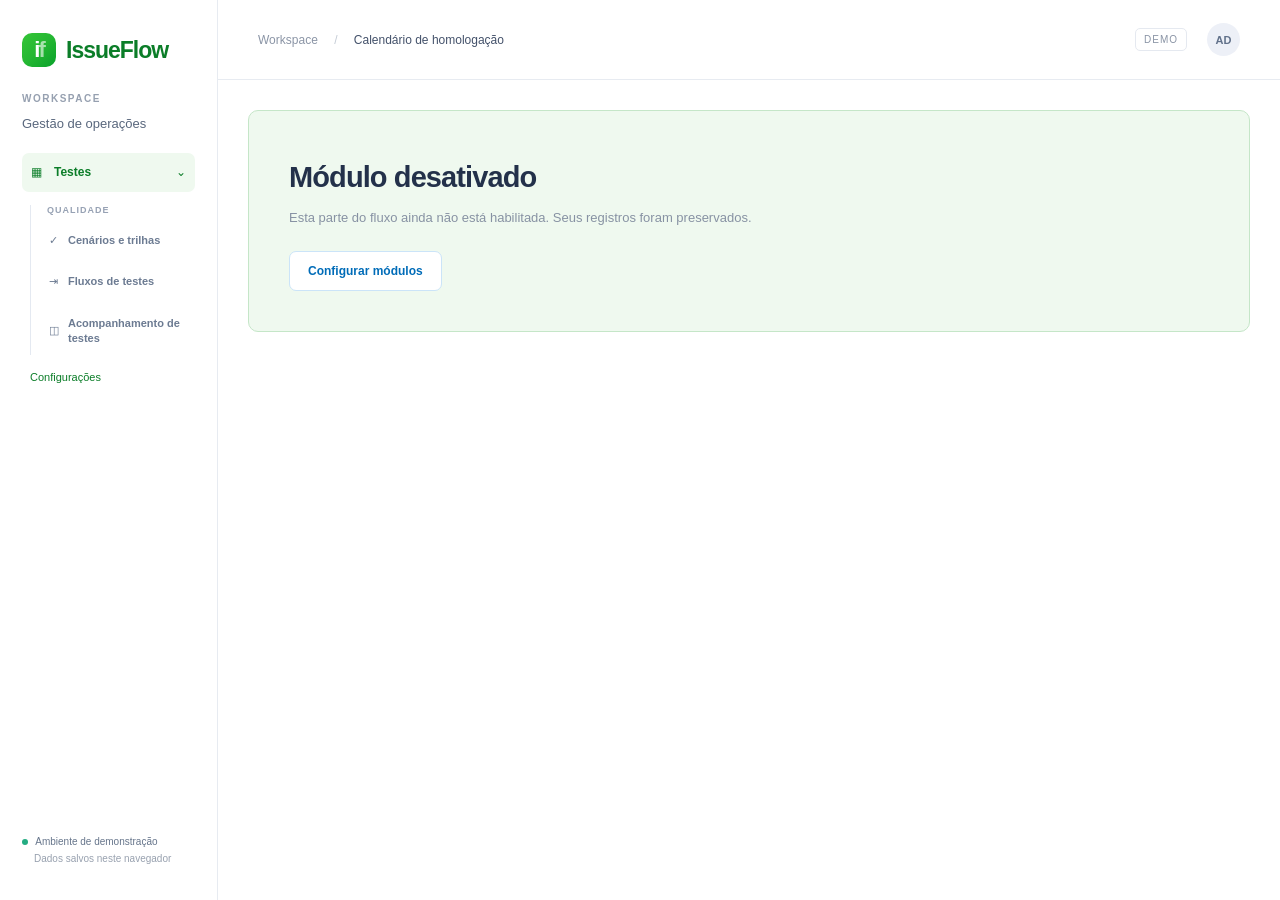
<file: timeline.html>
<!doctype html>
<html lang="pt-BR">
  <head>
    <meta charset="UTF-8" />
    <meta name="viewport" content="width=device-width, initial-scale=1" />
    <title>IssueFlow · Calendário de homologação</title>
    <link rel="stylesheet" href="shared/ui/theme.css" />
    <link rel="stylesheet" href="shared/ui/styles.css" />
    <link rel="stylesheet" href="modules/planning/calendar.css" />
    <script src="shared/config/modules.js" defer></script>
    <script src="modules/features/features-store.js" defer></script>
    <script src="shared/storage/local-storage.js" defer></script>
    <script src="modules/test-catalog/catalog-store.js" defer></script>
    <script src="shared/testing/execution.js" defer></script>
    <script src="modules/homologation/plans-store.js" defer></script>
    <script src="modules/planning/calendar-page.js" defer></script>
    <script src="shared/ui/navigation.js" defer></script>
  </head>
  <body>
    <aside class="sidebar">
      <a class="brand" href="index.html"
        ><span class="brand-icon">i<span>f</span></span
        >IssueFlow</a
      >
      <div class="workspace">WORKSPACE<span>Gestão de operações</span></div>
      <nav class="operation-nav" aria-label="Menu principal"></nav>
      <div class="sidebar-note">
        <span class="live-dot"></span> Ambiente de demonstração<small
          >Dados salvos neste navegador</small
        >
      </div>
    </aside>
    <div class="shell">
      <header>
        <span
          >Workspace <span class="slash">/</span>
          <strong>Calendário de homologação</strong></span
        >
        <div class="profile">
          <span class="demo">DEMO</span><span class="avatar">AD</span>
        </div>
      </header>
      <main>
        <div class="page-heading">
          <div>
            <div class="eyebrow">PLANEJAMENTO & CONCORRÊNCIA</div>
            <h1>Calendário de homologação</h1>
            <p>
              Veja quando as issues se encontram e onde seus componentes
              concorrem.
            </p>
          </div>
          <a href="index.html" class="secondary">＋ Cadastrar issue</a>
        </div>
        <section class="timeline-summary">
          <article>
            <span>Em homologação no mês</span
            ><strong id="monthIssues">0</strong>
          </article>
          <article>
            <span>Pares com concorrência</span
            ><strong id="monthConflicts" class="risk-number">0</strong>
          </article>
          <article>
            <span>Produções no mês</span><strong id="monthProduction">0</strong>
          </article>
          <article>
            <span>Podem usar Homologação 2</span
            ><strong id="monthSuggestions" class="blue-text">0</strong>
          </article>
        </section>
        <section class="calendar-panel">
          <div class="calendar-toolbar">
            <div class="month-navigation">
              <button
                id="previous"
                class="icon-button"
                aria-label="Mês anterior"
              >
                ‹
              </button>
              <div class="month-heading">
                <h2 id="monthTitle"></h2>
                <small id="displayRange"></small>
              </div>
              <button id="next" class="icon-button" aria-label="Próximo mês">
                ›</button
              ><button id="today" class="secondary">Hoje</button
              ><input id="monthPicker" type="month" aria-label="Escolher mês" />
            </div>
            <label class="conflict-toggle"
              ><input id="onlyConflicts" type="checkbox" /> Apenas
              concorrências</label
            >
          </div>
          <div class="calendar-filters">
            <select
              id="conflictBlock"
              aria-label="Selecionar bloco de concorrência"
            >
              <option value="">Todos os blocos</option></select
            ><input
              id="timelineSearch"
              type="search"
              placeholder="Buscar issue, squad ou componente"
              aria-label="Buscar issue, squad ou componente"
            /><select id="timelineEnvironment" aria-label="Filtrar ambiente">
              <option value="">Todos os ambientes</option>
              <option value="homologacao">Homologação</option>
              <option value="homologacao 2">Homologação 2</option>
              <option value="efemero">Efêmero</option></select
            ><select id="timelineSquad" aria-label="Filtrar squad">
              <option value="">Todas as squads</option></select
            ><select id="timelineComponent" aria-label="Filtrar componente">
              <option value="">Todos os componentes</option>
            </select>
          </div>
          <div class="calendar-legend">
            <span><i class="legend-bar"></i> Homologação</span
            ><span><i class="legend-bar conflict"></i> Período concorrente</span
            ><span
              ><i class="legend-alignment"></i> Período sugerido (sombra)</span
            ><span><i class="legend-diamond"></i> Produção</span
            ><span><i class="legend-today"></i> Hoje</span
            ><span
              ><i class="legend-test-progress"></i> Progresso dos testes de
              HO</span
            ><span
              ><i class="legend-bar delivery-success-key"></i> Finalizada com
              sucesso</span
            ><span
              ><i class="legend-bar delivery-replanned-key"></i>
              Replanejada</span
            ><span class="calendar-help"
              >Clique em uma barra ou marcador para ver os detalhes</span
            >
          </div>
          <div class="alignment-explainer">
            Organizado por blocos de concorrência, sem ordem global de datas.
            Escolha um bloco para ajustar seu planejamento ou use “Destacar
            concorrências” em uma issue para ver apenas suas relações diretas.
          </div>
          <div class="reading-guide">
            <div>
              <strong
                ><span class="guide-symbol real">▨</span> Concorrência
                atual</strong
              >
              <p>
                Mesmo componente, ambiente compartilhado e dias de teste
                sobrepostos. Veja os pares abaixo.
              </p>
            </div>
            <div>
              <strong
                ><span class="guide-symbol proposed">┄</span> Sugestão de
                planejamento</strong
              >
              <p>
                A sombra é a mesma issue em outra posição. A legenda informa a
                data proposta e quais issues ela acompanharia ou aguardaria.
              </p>
            </div>
          </div>
          <div id="relationFocus" class="relation-focus" hidden>
            <span id="relationFocusText"></span
            ><button id="clearRelations" type="button">Limpar destaque</button>
          </div>
          <div class="calendar-scroll"><div id="calendarGrid"></div></div>
          <p id="calendarEmpty" class="empty" hidden>
            Nenhuma entrega neste mês com os filtros selecionados.
          </p>
          <div class="panel-footer">
            <span id="timelineCount"></span
            ><span
              >Backend compartilhado entre Homologação e Homologação 2 ·
              Frontends separados</span
            >
          </div>
        </section>
        <section class="period-panel">
          <div>
            <h2>1. Onde há concorrência?</h2>
            <p>
              Cada cartão é uma relação direta: quais issues, qual componente e
              em quais dias. Issues fora do filtro continuam aparecendo quando
              concorrem com uma issue exibida.
            </p>
          </div>
          <div id="periodConflicts" class="period-conflicts"></div>
        </section>
        <section class="period-panel">
          <div>
            <h2>2. O que pode ser ajustado?</h2>
            <p>
              Compare o planejamento atual com as alternativas. Nenhuma data é
              alterada automaticamente.
            </p>
          </div>
          <div id="planningSuggestions" class="planning-suggestions"></div>
        </section>
      </main>
    </div>
    <dialog id="timelineDetails" aria-labelledby="detailTitle">
      <div class="modal-heading">
        <div>
          <div class="eyebrow">DETALHES DA ENTREGA</div>
          <h2 id="detailTitle"></h2>
        </div>
        <button
          id="closeDetails"
          class="icon-button"
          aria-label="Fechar detalhes"
        >
          ×
        </button>
      </div>
      <p id="detailDescription" class="modal-intro"></p>
      <div id="detailDates" class="detail-dates"></div>
      <div id="detailAlignment" class="alignment-box" hidden></div>
      <div id="detailSuggestion" hidden></div>
      <h3 id="detailTestsHeading" class="detail-section-title">
        Testes de homologação
      </h3>
      <div id="detailTests"></div>
      <h3 class="detail-section-title">Histórico da entrega</h3>
      <div id="detailChangeHistory"></div>
      <h3 class="detail-section-title">Componentes & concorrências</h3>
      <div id="detailComponents"></div>
      <p class="component-rule">
        Backend compartilhado entre Homologação e Homologação 2. Frontend só
        concorre no mesmo ambiente. Efêmero isolado dos demais. As datas inicial
        e final são inclusivas.
      </p>
      <div class="modal-actions">
        <button id="dismissDetails" class="secondary">Fechar</button>
      </div>
    </dialog>
    <div id="toast" role="status" hidden></div>
  </body>
</html>
</file>
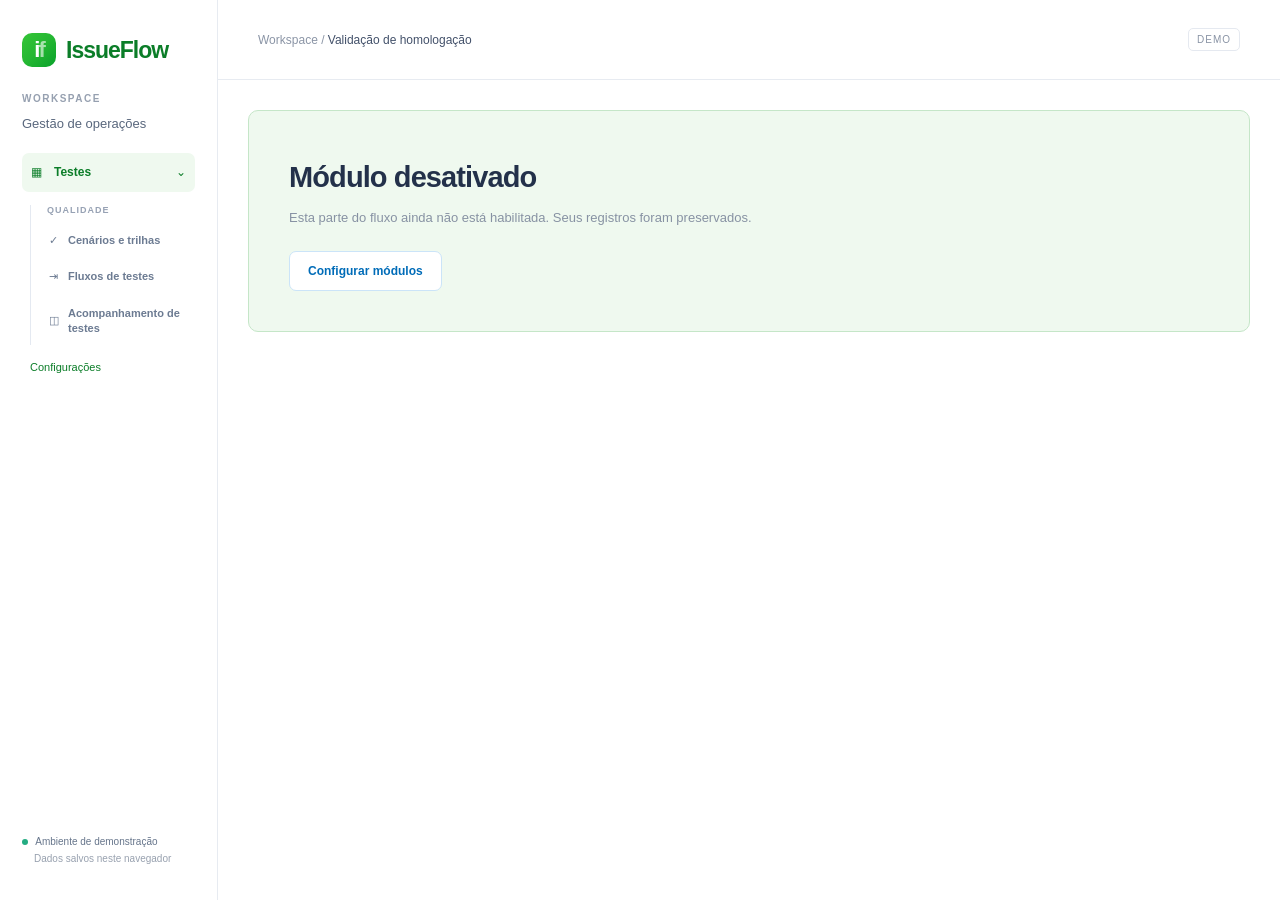
<file: validacao-ho.html>
<!doctype html>
<html lang="pt-BR">
  <head>
    <meta charset="utf-8" />
    <meta name="viewport" content="width=device-width,initial-scale=1" />
    <title>IssueFlow · Validação de homologação</title>
    <link rel="stylesheet" href="shared/ui/theme.css" />
    <link rel="stylesheet" href="shared/ui/styles.css" />
    <script src="shared/config/modules.js" defer></script>
    <script src="modules/features/features-store.js" defer></script>
    <script src="shared/storage/local-storage.js" defer></script>
    <script src="modules/test-catalog/catalog-store.js" defer></script>
    <script src="shared/testing/execution.js" defer></script>
    <script src="modules/homologation/plans-store.js" defer></script>
    <script src="modules/homologation/queue-page.js" defer></script>
    <script src="shared/ui/navigation.js" defer></script>
  </head>
  <body>
    <aside class="sidebar">
      <a class="brand" href="index.html"
        ><span class="brand-icon">i<span>f</span></span
        >IssueFlow</a
      >
      <div class="workspace">WORKSPACE<span>Gestão de operações</span></div>
      <nav class="operation-nav" aria-label="Menu principal"></nav>
      <div class="sidebar-note">
        <span class="live-dot"></span> Ambiente de demonstração<small
          >Dados salvos neste navegador</small
        >
      </div>
    </aside>
    <div class="shell">
      <header>
        <span>Workspace / <strong>Validação de homologação</strong></span
        ><span class="demo">DEMO</span>
      </header>
      <main>
        <div class="page-heading">
          <div>
            <div class="eyebrow">QUALIDADE E ACEITE DE PRODUTO</div>
            <h1>Validação de homologação</h1>
            <p>
              Selecione a issue para montar o plano, executar os cenários e
              registrar o aceite de produto.
            </p>
          </div>
          <a class="secondary" href="testes.html">Cenários e trilhas ↗</a>
        </div>
        <section class="stats">
          <article>
            <span>Sem plano</span><strong id="hoNoPlan">0</strong
            ><small>Cenários ainda não selecionados</small>
          </article>
          <article>
            <span>Em validação</span><strong id="hoTesting">0</strong
            ><small>Testes pendentes ou com falha</small>
          </article>
          <article>
            <span>Aguardando aceite</span><strong id="hoAcceptance">0</strong
            ><small>Testes concluídos, aceite do PO pendente</small>
          </article>
          <article>
            <span>Aprovadas</span><strong id="hoAccepted">0</strong
            ><small>Homologação com aceite válido</small>
          </article>
        </section>
        <section class="panel">
          <div class="panel-heading">
            <div>
              <h2>Issues para homologação</h2>
              <p>O filtro inicial reúne os planos e aceites pendentes.</p>
            </div>
          </div>
          <div class="filters">
            <label class="search"
              ><span>⌕</span
              ><input
                id="hoQueueSearch"
                type="search"
                placeholder="Buscar issue, descrição ou squad…"
                aria-label="Buscar homologação" /></label
            ><select id="hoQueueSquad" aria-label="Filtrar squad"></select
            ><select id="hoQueueStatus" aria-label="Filtrar situação">
              <option value="pending">Pendentes</option>
              <option value="no-plan">Sem plano</option>
              <option value="testing">Em validação</option>
              <option value="acceptance">Aguardando aceite</option>
              <option value="accepted">Aprovadas / histórico</option>
              <option value="all">Todas as situações</option>
            </select>
          </div>
          <div id="hoQueueCards" class="ho-queue"></div>
          <p id="hoQueueEmpty" class="empty" hidden>
            Nenhuma issue corresponde aos filtros selecionados.
          </p>
        </section>
      </main>
    </div>
  </body>
</html>
</file>
<file: shared/ui/theme.css>
/* Paleta e-agro. Tons de interação escuros preservam contraste em textos pequenos. */
:root {
  --brand-green-symbol: #35c537;
  --brand-green-start: #24b732;
  --brand-green-end: #09a12a;
  --brand-blue: #008aeb;
  --brand-yellow: #edba12;
  --color-primary: #0b7d28;
  --color-primary-hover: #086522;
  --color-primary-fill-start: #16892e;
  --color-primary-soft: #eff9ef;
  --color-primary-soft-hover: #e1f3e1;
  --color-primary-border: #c5e6c8;
  --color-primary-focus: #2d9944;
  --color-primary-shadow: rgba(11, 125, 40, 0.14);
  --color-secondary: #008aeb;
  --color-secondary-text: #006cb8;
  --color-secondary-soft: #eef7ff;
  --color-secondary-border: #cbe4f8;
  --color-warning: #edba12;
  --color-warning-soft: #fff8db;
  --color-warning-text: #806300;
  --color-surface: #ffffff;
  --color-background: #ffffff;
}
</file>
<file: shared/ui/styles.css>
* {
  box-sizing: border-box;
}
:root {
  font-family:
    Inter,
    -apple-system,
    BlinkMacSystemFont,
    "Segoe UI",
    sans-serif;
  color: #273449;
  background: var(--color-background);
  font-synthesis: none;
}
body {
  margin: 0;
}
button,
input,
select,
textarea {
  font: inherit;
}
button {
  cursor: pointer;
  transition: background 0.15s;
}
button:hover {
  filter: brightness(0.96);
}
button:focus-visible,
a:focus-visible,
input:focus-visible,
select:focus-visible,
textarea:focus-visible {
  outline: 3px solid var(--color-primary-focus);
  outline-offset: 2px;
}
.sidebar {
  position: fixed;
  inset: 0 auto 0 0;
  width: 218px;
  background: #fff;
  border-right: 1px solid #e7ebf1;
  padding: 33px 22px;
  display: flex;
  flex-direction: column;
}
.brand {
  display: flex;
  align-items: center;
  gap: 10px;
  font-size: 23px;
  font-weight: 750;
  text-decoration: none;
  color: var(--color-primary);
  letter-spacing: -1px;
}
.brand-icon {
  background: linear-gradient(
    135deg,
    var(--brand-green-symbol),
    var(--brand-green-start),
    var(--brand-green-end)
  );
  color: white;
  width: 34px;
  height: 34px;
  border-radius: 10px;
  display: flex;
  align-items: center;
  justify-content: center;
  font-size: 22px;
  letter-spacing: -2px;
}
.brand-icon span {
  opacity: 0.6;
}
.workspace {
  margin-top: 48px;
  font-size: 10px;
  letter-spacing: 1.5px;
  color: #96a0b0;
  font-weight: 700;
}
.workspace > span {
  display: block;
  letter-spacing: 0;
  font-size: 13px;
  color: #59677d;
  margin-top: 12px;
  font-weight: 500;
}
.nav {
  margin-top: 25px;
  border-radius: 7px;
  padding: 13px;
  display: flex;
  gap: 12px;
  align-items: center;
  font-size: 14px;
  font-weight: 650;
}
.active {
  background: var(--color-primary-soft);
  color: var(--color-primary);
}
.nav-dot {
  margin-left: auto;
  width: 6px;
  height: 6px;
  border-radius: 50%;
  background: var(--color-primary);
}
.sidebar-note {
  margin-top: auto;
  font-size: 10px;
  color: #66758b;
  line-height: 1.7;
}
.sidebar-note small {
  display: block;
  padding-left: 12px;
  font-size: 10px;
  color: #98a1af;
}
.live-dot,
.dot {
  display: inline-block;
  width: 6px;
  height: 6px;
  border-radius: 50%;
  background: #24ac82;
  margin-right: 5px;
}
.shell {
  margin-left: 218px;
}
header {
  height: 80px;
  border-bottom: 1px solid #e7ebf1;
  background: #fff;
  display: flex;
  align-items: center;
  justify-content: space-between;
  padding: 0 40px;
  font-size: 12px;
  color: #8b95a6;
}
header strong {
  color: #43516a;
  font-weight: 500;
}
.slash {
  margin: 0 13px;
  color: #c4cbd5;
}
.profile {
  display: flex;
  gap: 20px;
  align-items: center;
}
.demo {
  font-size: 10px;
  letter-spacing: 1px;
  border: 1px solid #e5e9f0;
  padding: 5px 8px;
  border-radius: 5px;
}
.avatar {
  display: grid;
  place-items: center;
  width: 33px;
  height: 33px;
  background: #edf0f7;
  color: #61718a;
  border-radius: 50%;
  font-size: 11px;
  font-weight: 650;
}
main {
  padding: 39px 38px;
  max-width: 1700px;
  margin: auto;
}
.page-heading {
  display: flex;
  align-items: center;
  justify-content: space-between;
  gap: 20px;
}
.eyebrow {
  font-size: 10px;
  font-weight: 750;
  letter-spacing: 1.6px;
  color: #7788a6;
}
h1 {
  font-size: 29px;
  letter-spacing: -0.9px;
  margin: 10px 0 9px;
  color: #23314a;
}
p {
  color: #8792a3;
  font-size: 13px;
  margin: 0;
  line-height: 1.6;
}
.primary,
.secondary {
  border: 0;
  border-radius: 7px;
  padding: 12px 18px;
  font-size: 12px;
  font-weight: 600;
  white-space: nowrap;
}
.primary {
  background: linear-gradient(
    135deg,
    var(--color-primary-fill-start),
    var(--color-primary)
  );
  color: white;
  box-shadow: 0 3px 5px var(--color-primary-shadow);
}
.primary span {
  font-size: 19px;
  margin-right: 7px;
}
.secondary {
  background: #fff;
  border: 1px solid var(--color-secondary-border);
  color: var(--color-secondary-text);
}
.stats {
  display: grid;
  grid-template-columns: repeat(4, 1fr);
  gap: 18px;
  margin: 31px 0;
}
.stats article {
  background: white;
  border: 1px solid #e4e9f1;
  border-radius: 10px;
  padding: 21px;
  position: relative;
}
.stats article > span:first-child {
  font-size: 12px;
  color: #738198;
  font-weight: 500;
}
.stats strong {
  display: block;
  font-size: 31px;
  margin: 16px 0 10px;
  font-weight: 650;
  letter-spacing: -1px;
}
.stats small {
  font-size: 10px;
  color: #98a2b1;
}
.stat-icon {
  position: absolute;
  right: 19px;
  top: 17px;
  width: 29px;
  height: 29px;
  display: grid;
  place-items: center;
  background: #f6f8fc;
  border-radius: 7px;
  font-size: 19px;
  color: #899ab3;
}
.blue-text {
  color: var(--color-secondary);
}
.purple-text {
  color: #a077dc;
}
.green-text {
  color: var(--color-primary);
}
.blue-bg {
  background: var(--color-secondary);
}
.purple-bg {
  background: #a077dc;
}
.green-bg {
  background: var(--color-primary);
}
.panel {
  border: 1px solid #e4e9f1;
  background: white;
  border-radius: 11px;
  overflow: hidden;
}
.panel-heading {
  display: flex;
  align-items: center;
  justify-content: space-between;
  gap: 15px;
  padding: 25px 23px;
}
h2 {
  font-size: 16px;
  margin: 0 0 6px;
  font-weight: 650;
  color: #29384e;
  letter-spacing: -0.2px;
}
.panel-heading p {
  font-size: 11px;
}
.filters {
  display: flex;
  gap: 12px;
  padding: 0 23px 23px;
}
.search {
  display: flex;
  align-items: center;
  flex: 1;
  min-width: 180px;
  border: 1px solid #dfe5ee;
  border-radius: 6px;
  padding: 0 12px;
  gap: 9px;
}
.search span {
  font-size: 24px;
  color: #8e9db1;
}
.search input {
  border: 0;
  width: 100%;
  padding: 11px 0;
  background: transparent;
  outline: none !important;
}
input,
select,
textarea {
  font-size: 12px;
  color: #42516a;
  border: 1px solid #dfe5ee;
  border-radius: 6px;
  padding: 11px;
  background: #fff;
}
input::placeholder,
textarea::placeholder {
  color: #9aa5b5;
}
.filters select {
  width: 185px;
}
.table-scroll {
  overflow: auto;
}
table {
  border-collapse: collapse;
  width: 100%;
  white-space: nowrap;
  text-align: left;
}
th {
  background: #f9fafc;
  color: #8c98a9;
  font-size: 9px;
  font-weight: 650;
  letter-spacing: 0.5px;
  padding: 15px 18px;
  border-top: 1px solid #edf0f5;
  border-bottom: 1px solid #edf0f5;
}
td {
  padding: 20px 18px;
  font-size: 11px;
  border-bottom: 1px solid #edf0f5;
  color: #728097;
}
tbody tr:hover {
  background: #fcfdff;
}
.issue-id {
  font-weight: 650;
  color: var(--color-primary);
  font-size: 12px;
}
.issue-id small {
  display: block;
  color: #8b96a7;
  font-size: 10px;
  font-weight: 400;
  margin-top: 6px;
}
.description {
  white-space: normal;
  min-width: 220px;
  max-width: 300px;
  color: #42516a;
  line-height: 1.6;
}
.badge {
  display: inline-block;
  padding: 6px 8px;
  border-radius: 5px;
  font-size: 9px;
  font-weight: 550;
}
.env {
  background: #f1f4f9;
  color: #73829b;
}
.blue {
  background: var(--color-primary-soft);
  color: var(--color-secondary-text);
}
.green {
  background: var(--color-primary-soft);
  color: var(--color-primary);
}
.gray {
  background: #f1effb;
  color: #8a70c3;
}
.orange {
  background: var(--color-warning-soft);
  color: var(--color-warning-text);
}
.panel-footer {
  display: flex;
  justify-content: space-between;
  gap: 20px;
  padding: 17px 23px;
  font-size: 10px;
  color: #96a0ae;
}
.bottom-note {
  text-align: center;
  color: #a1abba;
  font-size: 10px;
  margin-top: 25px;
}
.empty {
  text-align: center;
  padding: 40px;
  color: #8792a3;
  font-size: 13px;
}
dialog {
  border: 1px solid #e4e9f1;
  border-radius: 13px;
  padding: 28px;
  width: min(600px, calc(100vw - 30px));
  box-shadow: 0 25px 90px #19264430;
}
dialog::backdrop {
  background: #1a274766;
  backdrop-filter: blur(3px);
}
.modal-heading {
  display: flex;
  justify-content: space-between;
  align-items: center;
}
.modal-heading h2 {
  font-size: 23px;
  margin-top: 8px;
}
.icon-button {
  border: 0;
  background: #f3f5f9;
  border-radius: 6px;
  width: 30px;
  height: 30px;
  font-size: 23px;
  color: #748096;
}
.modal-intro {
  margin: 8px 0 24px;
}
.form-grid {
  display: grid;
  grid-template-columns: 1fr 1fr;
  gap: 18px;
}
.form-grid label {
  display: flex;
  flex-direction: column;
  gap: 8px;
  font-size: 11px;
  font-weight: 600;
  color: #5c6c83;
}
.full {
  grid-column: 1/-1;
}
textarea {
  resize: vertical;
}
.modal-actions {
  display: flex;
  justify-content: flex-end;
  gap: 10px;
  border-top: 1px solid #e8ecf2;
  padding-top: 19px;
  margin-top: 18px;
}
#formError {
  color: #c54646;
  margin-top: 13px;
  font-size: 12px;
}
#toast {
  position: fixed;
  bottom: 25px;
  right: 25px;
  max-width: calc(100vw - 50px);
  background: #23314a;
  color: white;
  padding: 15px 22px;
  border-radius: 8px;
  font-size: 12px;
  box-shadow: 0 5px 25px #15284730;
  z-index: 10;
}
[hidden] {
  display: none !important;
}
@media (min-width: 1500px) {
  td {
    padding: 22px 24px;
  }
  th {
    padding: 15px 24px;
  }
}
@media (max-width: 1100px) {
  .sidebar {
    width: 180px;
    padding: 30px 18px;
  }
  .shell {
    margin-left: 180px;
  }
  main {
    padding: 30px 23px;
  }
  .filters {
    flex-wrap: wrap;
  }
  .search {
    flex-basis: 100%;
  }
  .filters select {
    flex: 1;
  }
  .stats {
    gap: 10px;
  }
  .stats article {
    padding: 16px;
  }
  .stat-icon {
    display: none;
  }
  .stats small {
    font-size: 9px;
  }
}
@media (max-width: 700px) {
  .sidebar {
    position: static;
    width: 100%;
    height: 65px;
    padding: 15px 20px;
    border-bottom: 1px solid #e7ebf1;
  }
  .brand {
    font-size: 20px;
  }
  .brand-icon {
    width: 30px;
    height: 30px;
  }
  .workspace,
  .nav,
  .sidebar-note {
    display: none;
  }
  .shell {
    margin-left: 0;
  }
  header {
    height: 54px;
    padding: 0 20px;
  }
  main {
    padding: 25px 16px;
  }
  .page-heading {
    align-items: flex-start;
  }
  h1 {
    font-size: 23px;
  }
  .page-heading p {
    font-size: 12px;
  }
  .page-heading .primary {
    padding: 11px;
    font-size: 11px;
    margin-top: 21px;
  }
  .stats {
    grid-template-columns: 1fr 1fr;
    margin: 25px 0;
  }
  .panel-heading {
    padding: 20px 15px;
  }
  .panel-heading p {
    max-width: 180px;
  }
  .secondary {
    padding: 10px;
    font-size: 11px;
  }
  .filters {
    padding: 0 15px 18px;
    gap: 8px;
  }
  .filters select {
    width: 140px;
    font-size: 11px;
  }
  .panel-footer {
    padding: 15px;
    flex-direction: column;
    gap: 7px;
  }
  .form-grid {
    grid-template-columns: 1fr;
  }
  .full {
    grid-column: auto;
  }
  dialog {
    padding: 22px;
  }
  .bottom-note {
    line-height: 1.5;
  }
}

.concurrency-panel {
  background: #fff;
  border: 1px solid #e4e9f1;
  border-radius: 11px;
  padding: 23px;
  margin-bottom: 25px;
}
.concurrency-heading {
  display: flex;
  justify-content: space-between;
  align-items: center;
  gap: 20px;
}
.concurrency-heading p {
  font-size: 11px;
}
.concurrency-heading h2 .badge {
  margin-left: 5px;
}
.conflict-toggle {
  display: flex;
  align-items: center;
  gap: 8px;
  font-size: 11px;
  color: #66758b;
}
.conflict-toggle input {
  accent-color: var(--color-primary);
}
.conflict-list {
  display: grid;
  grid-template-columns: repeat(auto-fit, minmax(240px, 1fr));
  gap: 12px;
  margin-top: 17px;
}
.conflict-card {
  padding: 15px;
  border: 1px solid #f2d8d4;
  background: #fffaf9;
  border-radius: 7px;
}
.conflict-card strong {
  font-size: 12px;
  color: #a75249;
}
.conflict-card p {
  font-size: 11px;
  color: #775e5b;
  margin: 8px 0;
  overflow-wrap: anywhere;
}
.conflict-card small {
  font-size: 10px;
  color: #947c79;
}
.red {
  background: #fcece9;
  color: #bc5b4f;
}
.services-cell {
  min-width: 170px;
  max-width: 240px;
  white-space: normal;
}
.service {
  margin: 2px;
  background: #eef2fa;
  color: #5e7294;
  overflow-wrap: anywhere;
  max-width: 210px;
}
.conflict-ids {
  display: block;
  font-size: 10px;
  color: #9c7771;
  margin-top: 7px;
}
.field-hint {
  font-weight: 400;
  color: #8b96a7;
  font-size: 10px;
  line-height: 1.5;
}
@media (max-width: 700px) {
  .concurrency-heading {
    align-items: flex-start;
    flex-direction: column;
  }
  .concurrency-panel {
    padding: 18px;
  }
  .conflict-list {
    grid-template-columns: 1fr;
  }
}

.component-button {
  font-size: 11px;
  padding: 9px 11px;
  color: var(--color-primary);
}
.has-conflict td:first-child {
  box-shadow: inset 3px 0 #d87a6e;
}
.has-conflict {
  background: #fffdfc;
}
button.badge {
  border: 1px solid #f1d0ca;
  cursor: pointer;
}
button.badge:hover {
  background: #f8ddd7;
}
.component-alert {
  font-size: 12px;
  line-height: 1.6;
  border-radius: 7px;
  padding: 13px 15px;
  margin-bottom: 17px;
}
.component-alert.warning {
  background: #fff2ed;
  color: #ad5343;
  border: 1px solid #f2d8cb;
}
.component-alert.clear {
  background: #edf8f2;
  color: var(--color-primary);
}
.component-detail {
  border: 1px solid #e4e9f1;
  border-radius: 8px;
  padding: 15px;
  margin-bottom: 12px;
}
.component-detail.shared {
  border-color: #f0d4cd;
  background: #fffaf8;
}
.component-detail-heading {
  display: flex;
  justify-content: space-between;
  align-items: center;
  gap: 12px;
}
.component-detail strong {
  font-size: 13px;
  overflow-wrap: anywhere;
}
.component-detail p {
  font-size: 12px;
  color: #6e7787;
  margin-top: 13px;
}
.component-detail small {
  display: block;
  font-size: 11px;
  color: #ad6a5e;
  margin-top: 4px;
}
.component-rule {
  font-size: 11px;
  margin-top: 15px;
}
#componentsDialog {
  max-height: 85vh;
  overflow: auto;
}

.environment-hint {
  display: block;
  border: 0;
  background: transparent;
  text-align: left;
  white-space: normal;
  max-width: 175px;
  margin-top: 9px;
  padding: 0;
  line-height: 1.5;
  font-size: 10px;
  color: var(--color-primary);
}
.environment-hint.unavailable {
  color: #a27c46;
}
.suggestion-box {
  padding: 15px;
  border: 1px solid #cddff7;
  background: var(--color-primary-soft);
  border-radius: 8px;
  margin: 16px 0;
}
.suggestion-box p {
  color: #496995;
  font-size: 12px;
}
.suggestion-box button {
  margin-top: 10px;
}
.suggestion-box.blocked {
  background: #fff8ed;
  border-color: #f2dfba;
}
.suggestion-box.blocked p {
  color: #9b763b;
}

a.nav {
  text-decoration: none;
  color: #6c7b92;
}
a.nav.active {
  color: var(--color-primary);
}
.sidebar .nav + .nav {
  margin-top: 8px;
}
@media (max-width: 700px) {
  .sidebar {
    height: auto;
  }
  .sidebar .nav {
    display: inline-flex;
    margin: 10px 10px 0 0;
    padding: 8px;
    font-size: 12px;
  }
}

/* Changes / RDM */
.suggestion-list {
  display: grid;
  grid-template-columns: repeat(auto-fill, minmax(290px, 1fr));
  gap: 14px;
  margin-top: 17px;
}
.change-suggestion {
  border: 1px solid #e4e9f1;
  border-radius: 9px;
  padding: 17px;
  display: flex;
  flex-direction: column;
  gap: 11px;
  background: #fdfdff;
}
.change-suggestion.has-warning {
  border-color: #f0d8cd;
  background: #fffbf8;
}
.change-suggestion-head {
  display: flex;
  align-items: center;
  justify-content: space-between;
  gap: 10px;
}
.change-suggestion-head strong {
  font-size: 14px;
  color: #2a3850;
}
.change-suggestion-meta {
  font-size: 10px;
  color: #8b96a7;
  line-height: 1.6;
}
.change-issue-list {
  list-style: none;
  margin: 0;
  padding: 0;
  display: flex;
  flex-direction: column;
  gap: 7px;
  max-height: 150px;
  overflow: auto;
}
.change-issue-list li {
  font-size: 11px;
  color: #5d6b82;
  line-height: 1.5;
  display: flex;
  gap: 6px;
  align-items: baseline;
  flex-wrap: wrap;
}
.change-issue-list strong {
  color: var(--color-primary);
  font-weight: 650;
}
.change-issue-list .badge {
  padding: 2px 6px;
}
.change-suggestion-warning {
  font-size: 10px;
  color: #ab5343;
  line-height: 1.5;
}
.change-suggestion .primary {
  margin-top: auto;
  text-align: center;
}
.change-rdm strong {
  font-weight: 650;
  color: #3a4a64;
  font-size: 12px;
}
.change-rdm small,
td small {
  display: block;
  color: #8b96a7;
  font-size: 10px;
  font-weight: 400;
  margin-top: 5px;
}
.change-issues-cell {
  min-width: 150px;
  white-space: normal;
}
.change-issue-ids {
  margin-top: 7px;
  overflow-wrap: anywhere;
}
td .badge + .badge {
  margin-left: 6px;
}
td > div + div {
  margin-top: 5px;
}
.secondary.danger {
  color: #bc5b4f;
  border-color: #f1d0ca;
}
.secondary.danger:hover {
  background: #faeae7;
}
td:last-child .secondary + .secondary {
  margin-left: 7px;
}
.auto-summary {
  display: grid;
  grid-template-columns: repeat(auto-fit, minmax(150px, 1fr));
  gap: 13px;
  background: #f6f9ff;
  border: 1px solid #dde8fb;
  border-radius: 9px;
  padding: 16px;
  margin-bottom: 17px;
}
.auto-summary div {
  display: flex;
  flex-direction: column;
  gap: 5px;
}
.auto-summary small {
  font-size: 10px;
  color: #7f8ba0;
  font-weight: 600;
}
.auto-summary strong {
  font-size: 12px;
  color: #2e3c55;
  overflow-wrap: anywhere;
}
.auto-summary-warning {
  grid-column: 1/-1;
  font-size: 11px;
  color: #ab5343;
  margin: 0;
}
.issue-picker {
  border: 1px solid #e8ecf2;
  border-radius: 9px;
  padding: 13px;
  margin-bottom: 19px;
  max-height: 210px;
  overflow: auto;
}
.picker-caption {
  font-size: 10px;
  font-weight: 700;
  letter-spacing: 0.5px;
  color: #8c98a9;
  margin-bottom: 10px;
  text-transform: uppercase;
}
.issue-check {
  display: flex;
  gap: 11px;
  align-items: flex-start;
  padding: 10px;
  border-radius: 7px;
  cursor: pointer;
}
.issue-check:hover {
  background: #f7f9fc;
}
.issue-check.on {
  background: var(--color-primary-soft);
}
.issue-check input {
  margin-top: 3px;
  accent-color: var(--color-primary);
}
.issue-check-info {
  display: flex;
  flex-direction: column;
  gap: 3px;
}
.issue-check-info strong {
  font-size: 12px;
  color: var(--color-primary);
}
.issue-check-info span {
  font-size: 11px;
  color: #51607a;
}
.issue-check-info small {
  font-size: 10px;
  color: #95a0b0;
}
.issue-check-info .badge {
  align-self: flex-start;
  margin-top: 3px;
}
.readonly-field {
  border: 1px solid #e8ecf2;
  border-radius: 6px;
  padding: 11px;
  background: #f6f8fc;
  color: #51607a;
  font-size: 12px;
  display: block;
}
.picker-search {
  margin: 4px 0 12px;
}
.picker-search input {
  padding: 10px 0;
}
#changeDialog,
#detailDialog,
#freezeDialog {
  max-height: 88vh;
  overflow: auto;
}
@media (max-width: 700px) {
  .suggestion-list {
    grid-template-columns: 1fr;
  }
  .auto-summary {
    grid-template-columns: 1fr 1fr;
  }
}

/* Agenda: toggle de período e ações */
.view-toggle {
  display: flex;
  gap: 4px;
  background: #f1f4f9;
  border: 1px solid #e4e9f1;
  border-radius: 8px;
  padding: 3px;
}
.view-toggle button {
  border: 0;
  background: transparent;
  border-radius: 6px;
  padding: 8px 13px;
  font-size: 11px;
  font-weight: 600;
  color: #6b7a92;
}
.view-toggle button.active {
  background: #fff;
  color: var(--color-primary);
  box-shadow: 0 1px 3px #1c2b4914;
}
.agenda-actions {
  white-space: nowrap;
}
.secondary.small.ck-pending {
  color: var(--color-warning-text);
  border-color: #eccf9a;
  background: #fffdf7;
}
.secondary.small.ck-pending:hover {
  background: #fdf5e6;
}
.primary.small,
.secondary.small {
  padding: 7px 11px;
  font-size: 10px;
}
.primary.small span {
  font-size: 12px;
  margin: 0;
}
.agenda-actions .small + .small {
  margin-left: 6px;
}
.reprog-note {
  display: block;
  color: var(--color-warning-text) !important;
  font-size: 9px !important;
  margin-top: 5px !important;
}

/* Calendário de freeze */
.freeze-list {
  display: grid;
  grid-template-columns: repeat(auto-fill, minmax(270px, 1fr));
  gap: 14px;
  padding: 0 23px 23px;
}
.freeze-card {
  border: 1px solid #e4e9f1;
  border-radius: 9px;
  padding: 16px;
  display: flex;
  flex-direction: column;
  gap: 9px;
  background: #fdfdff;
}
.freeze-head {
  display: flex;
  align-items: center;
  justify-content: space-between;
  gap: 10px;
}
.freeze-head strong {
  font-size: 13px;
  color: #2a3850;
}
.freeze-period {
  font-size: 12px;
  color: #51607a;
  font-weight: 600;
}
.freeze-terms {
  font-size: 11px;
  color: #8a5a2e;
}
.freeze-desc {
  font-size: 11px;
  color: #8b96a7;
  line-height: 1.5;
}
.freeze-impact {
  font-size: 10px;
  color: #6b7a92;
  margin-top: 2px;
}
.freeze-actions {
  display: flex;
  gap: 7px;
  margin-top: auto;
}
.freeze-actions button {
  padding: 8px 12px;
  font-size: 11px;
}

/* Modal de detalhe: freeze, ações, histórico */
.detail-freeze {
  background: #fcefec;
  border: 1px solid #f0cfc8;
  border-radius: 9px;
  padding: 13px 15px;
  margin-bottom: 16px;
}
.detail-freeze p {
  color: #a8493c;
  font-size: 12px;
  line-height: 1.6;
}
.detail-freeze p + p {
  margin-top: 8px;
}
.detail-section-title {
  font-size: 11px;
  font-weight: 700;
  letter-spacing: 0.5px;
  color: #8c98a9;
  text-transform: uppercase;
  margin: 20px 0 12px;
}
.detail-wide {
  grid-column: 1/-1;
}
.detail-wide p {
  font-size: 12px;
  color: #51607a;
  line-height: 1.6;
  margin-top: 3px;
}
.detail-motivo {
  grid-column: 1/-1;
  white-space: pre-wrap;
  font: inherit;
  font-size: 11px;
  color: #51607a;
  background: #f6f8fc;
  border: 1px solid #e8ecf2;
  border-radius: 7px;
  padding: 11px;
  margin: 3px 0 0;
  line-height: 1.6;
  overflow-x: auto;
}
.detail-actions {
  display: flex;
  flex-direction: column;
  gap: 13px;
}
.action-buttons {
  display: flex;
  flex-wrap: wrap;
  gap: 8px;
}
.action-buttons button {
  padding: 9px 13px;
  font-size: 11px;
}
.action-slot:empty {
  display: none;
}
.action-form {
  border: 1px solid #dde8fb;
  background: #f6f9ff;
  border-radius: 9px;
  padding: 15px;
  display: grid;
  grid-template-columns: 1fr 1fr;
  gap: 13px;
}
.action-form label {
  display: flex;
  flex-direction: column;
  gap: 7px;
  font-size: 11px;
  font-weight: 600;
  color: #5c6c83;
}
.action-form label:has(textarea),
.action-form .primary,
.action-form .action-error {
  grid-column: 1/-1;
}
.action-form .primary {
  justify-self: start;
}
.action-error {
  color: #c54646;
  font-size: 11px;
  margin: 0;
}

/* Timeline de histórico */
.history-list {
  display: flex;
  flex-direction: column;
  gap: 11px;
}
.history-item {
  border-left: 2px solid #e4e9f1;
  padding: 0 0 4px 14px;
  position: relative;
}
.history-item::before {
  content: "";
  position: absolute;
  left: -5px;
  top: 4px;
  width: 8px;
  height: 8px;
  border-radius: 50%;
  background: #c4cdda;
}
.history-head {
  display: flex;
  align-items: center;
  gap: 10px;
  margin-bottom: 5px;
}
.history-head small {
  color: #9aa5b5;
  font-size: 10px;
}
.history-item p {
  font-size: 11px;
  color: #5d6b82;
  line-height: 1.5;
  margin-top: 3px;
}
.history-note {
  color: #78859a;
  font-style: italic;
}
.muted-note {
  font-size: 12px;
  color: #99a3b2;
}
@media (max-width: 700px) {
  .freeze-list {
    grid-template-columns: 1fr;
  }
  .action-form {
    grid-template-columns: 1fr;
  }
  .view-toggle {
    flex-wrap: wrap;
  }
  .panel-heading .view-toggle {
    width: 100%;
  }
}

/* Checklist de implantação */
.progress {
  height: 8px;
  background: #eef1f6;
  border-radius: 5px;
  overflow: hidden;
}
.progress-fill {
  height: 100%;
  width: 0;
  border-radius: 5px;
  background: var(--color-primary);
  transition: width 0.25s;
}
.progress-fill.ok {
  background: var(--color-primary);
}
.progress-fill.warn {
  background: #e0a33a;
}
.detail-checklist {
  display: flex;
  flex-direction: column;
  gap: 10px;
}
.ck-detail-line {
  display: flex;
  align-items: center;
  gap: 8px;
  flex-wrap: wrap;
}
.ck-hint {
  font-size: 10px;
  color: #9aa5b5;
}
.detail-checklist .secondary {
  align-self: flex-start;
}
.checklist-progress {
  display: flex;
  align-items: center;
  gap: 14px;
  margin: 8px 0 14px;
}
.checklist-progress .progress {
  flex: 1;
  height: 10px;
}
.ck-progress-text {
  font-size: 12px;
  font-weight: 700;
  color: #3f4d64;
  white-space: nowrap;
}
.checklist-toolbar {
  display: flex;
  align-items: center;
  justify-content: space-between;
  gap: 12px;
  flex-wrap: wrap;
  margin-bottom: 14px;
}
.ck-filter {
  display: flex;
  align-items: center;
  gap: 8px;
  font-size: 11px;
  font-weight: 600;
  color: #5c6c83;
  cursor: pointer;
}
.ck-filter input {
  accent-color: var(--color-primary);
}
.ck-legend {
  display: flex;
  gap: 13px;
  font-size: 10px;
  color: #8b96a7;
}
.ck-legend span {
  display: inline-flex;
  align-items: center;
  gap: 5px;
}
.ck-key {
  width: 10px;
  height: 10px;
  border-radius: 50%;
  display: inline-block;
}
.ck-key.sim {
  background: var(--color-primary);
}
.ck-key.nao {
  background: var(--color-primary);
}
.ck-key.na {
  background: var(--color-primary);
}
.ck-key.pend {
  background: #fff;
  border: 2px solid #e3b765;
}
.checklist-body {
  flex: 1 1 auto;
  min-height: 0;
  overflow-y: auto;
  overflow-x: hidden;
  display: flex;
  flex-direction: column;
  gap: 14px;
  padding: 2px;
}
.ck-card {
  border: 1px solid #e6eaf1;
  border-radius: 11px;
  overflow: hidden;
  background: #fff;
  flex: 0 0 auto;
}
.ck-empty {
  flex: 0 0 auto;
}
.ck-card-head {
  display: flex;
  align-items: center;
  justify-content: space-between;
  gap: 10px;
  padding: 12px 15px;
  background: #f7f9fc;
  border-bottom: 1px solid #eef1f6;
  position: sticky;
  top: 0;
  z-index: 1;
}
.ck-card-name {
  font-size: 11px;
  font-weight: 750;
  letter-spacing: 0.6px;
  text-transform: uppercase;
  color: #4a5a74;
}
.ck-card-prog {
  font-size: 10px;
  font-weight: 700;
  color: #99795f;
  background: #fff4e2;
  border: 1px solid #f2e2c5;
  padding: 3px 10px;
  border-radius: 20px;
}
.ck-card-prog.done {
  color: #248a67;
  background: #e9f8f1;
  border-color: #c9ecdc;
}
.ck-row {
  display: grid;
  grid-template-columns: 20px 1fr auto;
  gap: 13px;
  align-items: center;
  padding: 12px 15px;
  border-top: 1px solid #f4f6fa;
}
.ck-card .ck-row:first-of-type {
  border-top: 0;
}
.ck-row:hover {
  background: #fafbff;
}
.ck-row.pending {
  background: #fffdf7;
}
.ck-row.nao {
  background: #fff8f6;
}
.ck-ind {
  width: 18px;
  height: 18px;
  border-radius: 50%;
  border: 2px solid #d9dfe9;
  display: grid;
  place-items: center;
  font-size: 10px;
  font-weight: 800;
  color: #fff;
  line-height: 1;
}
.ck-row.done .ck-ind {
  background: var(--color-primary);
  border-color: var(--color-primary);
}
.ck-row.done .ck-ind::after {
  content: "✓";
}
.ck-row.nao .ck-ind {
  background: #d87a6e;
  border-color: #d87a6e;
}
.ck-row.nao .ck-ind::after {
  content: "!";
}
.ck-row.pending .ck-ind {
  background: #fff;
  border-color: #e3b765;
}
.ck-q {
  font-size: 12.5px;
  color: #41506a;
  line-height: 1.5;
}
.ck-ctrl {
  flex-shrink: 0;
}
.ck-seg {
  display: inline-flex;
  border: 1px solid #dfe5ee;
  border-radius: 8px;
  overflow: hidden;
  background: #fff;
}
.ck-seg .ck-opt {
  border: 0;
  border-left: 1px solid #eef1f6;
  background: #fff;
  color: #8995a8;
  padding: 8px 15px;
  font-size: 11px;
  font-weight: 650;
  transition: background 0.12s;
}
.ck-seg .ck-opt:first-child {
  border-left: 0;
}
.ck-opt:hover:not(.sel) {
  background: #f4f7fc;
}
.ck-opt.sim.sel {
  background: var(--color-primary);
  color: #fff;
}
.ck-opt.nao.sel {
  background: var(--color-primary);
  color: #fff;
}
.ck-opt.na.sel {
  background: var(--color-primary);
  color: #fff;
}
.ck-input {
  width: 180px;
  padding: 9px 11px;
  border-radius: 7px;
}
.ck-empty {
  text-align: center;
  padding: 34px;
  color: #2f9a74;
  font-size: 13px;
  font-weight: 600;
}
.tpl-row {
  display: flex;
  gap: 12px;
  align-items: center;
  justify-content: space-between;
  padding: 10px 12px;
  border-bottom: 1px solid #f1f3f8;
}
.tpl-row.inactive {
  opacity: 0.5;
}
.tpl-q {
  font-size: 12px;
  color: #49586f;
  flex: 1;
  line-height: 1.5;
}
.tpl-q small {
  color: #9aa5b5;
}
.tpl-acts {
  display: flex;
  gap: 6px;
  flex-shrink: 0;
}
.ck-required {
  flex-direction: row !important;
  align-items: center;
  gap: 8px !important;
}
.ck-required input {
  accent-color: var(--color-primary);
}
.template-body {
  flex: 1 1 auto;
  min-height: 0;
  overflow-y: auto;
  overflow-x: hidden;
  border: 1px solid #eef1f6;
  border-radius: 9px;
  padding: 6px 12px;
  margin-top: 6px;
}
.ck-cat-title {
  font-size: 10px;
  font-weight: 700;
  letter-spacing: 0.5px;
  color: #8c98a9;
  text-transform: uppercase;
  margin: 12px 0 6px;
  position: sticky;
  top: 0;
  background: #fff;
  padding: 6px 0;
}
.ack-incomplete {
  background: #fff8ed;
  border: 1px solid #f2dfba;
  border-radius: 8px;
  padding: 12px;
  margin: 4px 0 12px;
}
.ack-line {
  display: flex;
  align-items: flex-start;
  gap: 8px;
  font-size: 11px;
  color: #9b763b;
  font-weight: 600;
  line-height: 1.5;
  cursor: pointer;
}
.ack-line input {
  margin-top: 2px;
  accent-color: #e0a33a;
}
.link-btn {
  border: 0;
  background: transparent;
  color: var(--color-primary);
  font-size: 11px;
  font-weight: 600;
  padding: 6px 0 0;
  text-decoration: underline;
  cursor: pointer;
}
#checklistDialog[open],
#templateDialog[open] {
  display: flex;
  flex-direction: column;
  width: min(780px, calc(100vw - 30px));
  height: 88vh;
  max-height: 88vh;
  overflow: hidden;
}
#checklistDialog > .modal-heading,
#checklistDialog > .modal-intro,
#checklistDialog > .checklist-progress,
#checklistDialog > .checklist-toolbar,
#checklistDialog > .modal-actions,
#templateDialog > .modal-heading,
#templateDialog > .modal-intro,
#templateDialog > #templateForm,
#templateDialog > .modal-actions {
  flex: 0 0 auto;
}
@media (max-width: 700px) {
  .ck-row {
    grid-template-columns: 18px 1fr;
    gap: 10px;
  }
  .ck-ctrl {
    grid-column: 1/-1;
    margin-left: 28px;
  }
  .ck-input {
    width: 100%;
  }
  .ck-legend {
    display: none;
  }
}

/* Cenários de teste */
#scenarioDialog[open] {
  display: flex;
  flex-direction: column;
  width: min(860px, calc(100vw - 30px));
  height: 88vh;
  max-height: 88vh;
  overflow: hidden;
}
#scenarioDialog > .modal-heading,
#scenarioDialog > .modal-intro,
#scenarioDialog > .scenario-top,
#scenarioDialog > .scenario-toolbar,
#scenarioDialog > .scenario-builder,
#scenarioDialog > .scenario-import,
#scenarioDialog > .modal-actions {
  flex: 0 0 auto;
}
.scenario-top {
  display: flex;
  align-items: flex-end;
  justify-content: space-between;
  gap: 16px;
  flex-wrap: wrap;
  margin-bottom: 12px;
}
.scenario-summary {
  display: flex;
  gap: 7px;
  flex-wrap: wrap;
}
.scenario-link-field {
  display: flex;
  flex-direction: column;
  gap: 6px;
  font-size: 11px;
  font-weight: 600;
  color: #5c6c83;
  min-width: 240px;
}
.scenario-link-field input {
  min-width: 240px;
}
.scenario-toolbar {
  display: flex;
  gap: 8px;
  flex-wrap: wrap;
  margin-bottom: 12px;
}
.scenario-toolbar .secondary {
  padding: 9px 13px;
}
.scenario-builder,
.scenario-import {
  border: 1px solid #dde8fb;
  background: #f6f9ff;
  border-radius: 10px;
  padding: 15px;
  margin-bottom: 14px;
}
.builder-grid {
  display: grid;
  grid-template-columns: repeat(auto-fit, minmax(150px, 1fr));
  gap: 12px;
}
.builder-grid label {
  display: flex;
  flex-direction: column;
  gap: 6px;
  font-size: 11px;
  font-weight: 600;
  color: #5c6c83;
}
.builder-foot {
  display: flex;
  align-items: center;
  gap: 12px;
  flex-wrap: wrap;
  margin-top: 14px;
}
.builder-preview-label {
  font-size: 11px;
  color: #8b96a7;
  font-weight: 600;
}
.builder-preview {
  font-size: 12.5px;
  font-weight: 650;
  color: #2e3c55;
  flex: 1;
  min-width: 180px;
  overflow-wrap: anywhere;
}
.builder-foot .primary {
  margin-left: auto;
}
.import-list {
  max-height: 40vh;
  overflow: auto;
  border: 1px solid #e8ecf2;
  border-radius: 8px;
  background: #fff;
  margin: 6px 0;
}
.scenario-list {
  flex: 1 1 auto;
  min-height: 0;
  overflow-y: auto;
  overflow-x: hidden;
  display: flex;
  flex-direction: column;
  gap: 10px;
  padding: 2px;
}
.scenario-row {
  border: 1px solid #e6eaf1;
  border-radius: 10px;
  padding: 13px 15px;
  display: flex;
  gap: 14px;
  align-items: flex-start;
  justify-content: space-between;
  background: #fff;
  flex: 0 0 auto;
  border-left: 3px solid #e6eaf1;
}
.scenario-row.ok {
  border-left-color: var(--color-primary);
}
.scenario-row.failed {
  border-left-color: #d87a6e;
  background: #fff8f6;
}
.sc-main {
  flex: 1;
  min-width: 0;
}
.sc-head {
  display: flex;
  align-items: center;
  gap: 9px;
  margin-bottom: 9px;
}
.sc-name {
  font-size: 12.5px;
  font-weight: 600;
  color: #41506a;
  line-height: 1.4;
  overflow-wrap: anywhere;
}
.sc-meta {
  display: grid;
  grid-template-columns: repeat(auto-fit, minmax(120px, 1fr));
  gap: 8px;
}
.sc-field {
  font-size: 11px;
  padding: 7px 9px;
}
.sc-side {
  display: flex;
  align-items: center;
  gap: 8px;
  flex-shrink: 0;
}
.sc-status {
  font-size: 11px;
  padding: 8px 10px;
  font-weight: 600;
}
.sc-side .icon-button {
  width: 28px;
  height: 28px;
  font-size: 18px;
}
.dims-body {
  max-height: 56vh;
  overflow: auto;
  display: flex;
  flex-direction: column;
  gap: 12px;
}
.dim-card {
  border: 1px solid #e6eaf1;
  border-radius: 10px;
  padding: 14px;
}
.dim-head {
  display: flex;
  align-items: center;
  justify-content: space-between;
  margin-bottom: 10px;
}
.dim-head strong {
  font-size: 13px;
  color: #2e3c55;
}
.dim-chips {
  display: flex;
  flex-wrap: wrap;
  gap: 7px;
  margin-bottom: 11px;
}
.dim-chip {
  display: inline-flex;
  align-items: center;
  gap: 6px;
  background: #eef2fa;
  color: #5e7294;
  border-radius: 16px;
  padding: 5px 10px;
  font-size: 11px;
  font-weight: 600;
}
.chip-x {
  border: 0;
  background: transparent;
  color: #9aa7bd;
  font-size: 15px;
  line-height: 1;
  padding: 0;
  cursor: pointer;
}
.chip-x:hover {
  color: #c5564a;
}
.dim-add {
  display: flex;
  gap: 8px;
}
.dim-add input {
  flex: 1;
}
.dim-add-dimension {
  display: flex;
  gap: 8px;
  margin-top: 10px;
}
.dim-add-dimension input {
  flex: 1;
}
#dimsDialog[open] {
  display: flex;
  flex-direction: column;
  width: min(620px, calc(100vw - 30px));
  max-height: 88vh;
}
#dimsDialog > .modal-heading,
#dimsDialog > .modal-intro,
#dimsDialog > .dim-add-dimension,
#dimsDialog > .modal-actions {
  flex: 0 0 auto;
}
#dimsDialog > .dims-body {
  flex: 1 1 auto;
  min-height: 0;
}
@media (max-width: 700px) {
  .scenario-row {
    flex-direction: column;
  }
  .sc-side {
    align-self: flex-end;
  }
}
.sc-head .badge:last-child {
  margin-left: auto;
}
.stage-grid {
  display: flex;
  flex-wrap: wrap;
  gap: 5px;
  margin: 4px 0 10px;
}
.stage-chip {
  border: 1px solid #dfe5ee;
  background: #fff;
  color: #8995a8;
  border-radius: 6px;
  padding: 5px 9px;
  font-size: 10px;
  font-weight: 650;
  white-space: nowrap;
}
.stage-chip.pend {
  border-style: dashed;
  color: #9aa7bd;
}
.stage-chip.ok {
  background: var(--color-primary);
  border-color: var(--color-primary);
  color: #fff;
}
.stage-chip.fail {
  background: #d87a6e;
  border-color: #d87a6e;
  color: #fff;
}
.stage-chip.na {
  background: #eef0f6;
  border-color: #d8deea;
  color: #64718a;
}
.stage-chip.muted {
  background: transparent;
  border-color: #eef1f6;
  color: #c3ccd9;
  cursor: default;
}
.sc-alvo {
  display: flex;
  flex-direction: column;
  gap: 5px;
  font-size: 10px;
  font-weight: 600;
  color: #7f8ba0;
}
.sc-alvo select {
  font-size: 11px;
  padding: 7px 9px;
}
.sc-ho {
  display: flex;
  align-items: center;
  gap: 7px;
  font-size: 11px;
  color: #5c6c83;
  font-weight: 600;
}
.sc-ho input {
  accent-color: var(--color-primary);
}
.builder-save {
  display: flex;
  align-items: center;
  gap: 7px;
  font-size: 11px;
  color: #5c6c83;
  font-weight: 600;
}
.builder-save input {
  accent-color: var(--color-primary);
}
.picker-search-inline {
  width: 100%;
  padding: 9px 11px;
  border-radius: 7px;
  margin-bottom: 8px;
}

/* Página Testes: catálogo + configurações */
.case-name {
  white-space: normal;
  min-width: 260px;
  max-width: 440px;
  color: #41506a;
  line-height: 1.5;
  font-weight: 600;
  font-size: 12px;
}
.row-inactive {
  opacity: 0.55;
}
.two-col {
  display: grid;
  grid-template-columns: 1fr 1fr;
  gap: 20px;
  margin-top: 22px;
}
.two-col .concurrency-panel {
  margin-bottom: 0;
}
.stages-list {
  display: flex;
  flex-direction: column;
  gap: 7px;
  margin: 14px 0;
}
.stage-item {
  display: flex;
  align-items: center;
  gap: 11px;
  padding: 9px 12px;
  border: 1px solid #e6eaf1;
  border-radius: 8px;
  background: #fdfdff;
}
.stage-order {
  width: 22px;
  height: 22px;
  border-radius: 50%;
  background: #eef2fa;
  color: #5e7294;
  display: grid;
  place-items: center;
  font-size: 11px;
  font-weight: 700;
  flex-shrink: 0;
}
.stage-name-full {
  flex: 1;
  font-size: 12px;
  color: #41506a;
  font-weight: 600;
}
.stage-acts {
  display: flex;
  gap: 5px;
  flex-shrink: 0;
}
.stage-acts .small {
  padding: 6px 9px;
}
#caseDialog[open] {
  display: flex;
  flex-direction: column;
  width: min(680px, calc(100vw - 30px));
  max-height: 90vh;
}
#caseBuilder {
  margin-bottom: 16px;
}
@media (max-width: 1000px) {
  .two-col {
    grid-template-columns: 1fr;
  }
}

/* Selo de change em Issues e Calendário */
.change-cell {
  min-width: 140px;
  white-space: normal;
}
.change-cell .badge {
  overflow-wrap: anywhere;
}
.change-row-badge {
  display: inline-block;
  margin-top: 7px;
  padding: 3px 7px;
  border-radius: 5px;
  font-size: 9px;
  font-weight: 600;
  line-height: 1.3;
}
.change-row-badge.gray {
  background: #f1effb;
  color: #8a70c3;
}
.change-row-badge.orange {
  background: var(--color-warning-soft);
  color: var(--color-warning-text);
}
.change-row-badge.blue {
  background: var(--color-primary-soft);
  color: var(--color-secondary-text);
}
.change-row-badge.green {
  background: var(--color-primary-soft);
  color: var(--color-primary);
}
.change-row-badge.red {
  background: #fcece9;
  color: #bc5b4f;
}
/* Seleção explícita do subconjunto homologado para produção. */
#productionPicker {
  width: min(820px, calc(100vw - 30px));
  padding: 0;
  max-height: 90dvh;
  overflow: hidden;
}
#productionPicker[open] {
  display: flex;
  flex-direction: column;
}
#productionPicker .modal-heading {
  padding: 24px 24px 0;
  gap: 15px;
}
#productionPicker h2 {
  font-size: 21px;
}
#productionPicker .modal-intro {
  padding: 0 24px;
  font-size: 12px;
  margin: 12px 0 20px;
}
.production-picker-filters {
  display: flex;
  gap: 12px;
  padding: 0 24px 18px;
  flex-shrink: 0;
}
.production-picker-filters select {
  max-width: 170px;
}
.production-picker-list {
  overflow: auto;
  min-height: 120px;
  padding: 0 24px 20px;
  display: grid;
  gap: 15px;
}
.production-issue {
  border: 1px solid #e3e9f2;
  border-radius: 9px;
  overflow: hidden;
  flex-shrink: 0;
}
.production-issue-heading {
  display: flex;
  justify-content: space-between;
  align-items: center;
  gap: 12px;
  padding: 14px 16px;
  background: #f8faff;
  border-bottom: 1px solid #e7edf5;
}
.production-issue-heading strong {
  display: block;
  font-size: 12px;
  color: #4b66a4;
}
.production-issue-heading small {
  display: block;
  font-size: 10px;
  color: #8797ae;
  margin-top: 5px;
}
.production-consult {
  font-size: 10px;
  color: #7d90b2;
  text-decoration: none;
  white-space: nowrap;
}
.production-choice {
  display: flex;
  gap: 12px;
  padding: 15px 16px;
  border-bottom: 1px solid #edf0f5;
  cursor: pointer;
  background: #fff;
}
.production-choice:last-child {
  border-bottom: 0;
}
.production-choice:hover {
  background: #f9fbff;
}
.production-choice.selected {
  background: #f1f5ff;
}
.production-choice.unavailable {
  cursor: default;
  background: #fcfdff;
}
.production-choice input {
  width: 16px;
  height: 16px;
  accent-color: var(--color-primary);
  margin-top: 3px;
  flex-shrink: 0;
}
.production-choice-info {
  display: flex;
  flex-direction: column;
  gap: 7px;
  min-width: 0;
}
.production-choice-info strong {
  font-size: 12px;
  color: #4b5d78;
  line-height: 1.5;
  overflow-wrap: anywhere;
}
.production-choice-info small {
  font-size: 10px;
  color: #8a9bb3;
}
.production-choice-info .badge {
  align-self: flex-start;
}
.production-empty {
  padding: 24px;
  font-size: 12px;
  line-height: 1.7;
}
.production-picker-footer {
  display: flex;
  justify-content: space-between;
  align-items: center;
  gap: 16px;
  padding: 18px 24px;
  border-top: 1px solid #e7ecf4;
  background: #fafbfd;
  flex-shrink: 0;
}
.production-picker-footer strong {
  font-size: 12px;
  color: #4b5e7c;
}
.production-picker-footer p {
  font-size: 10px;
  margin-top: 5px;
}
.production-picker-actions {
  display: flex;
  gap: 9px;
}
#productionPicker button:disabled {
  opacity: 0.45;
  cursor: not-allowed;
}
@media (max-width: 700px) {
  #productionPicker h2 {
    font-size: 18px;
  }
  .production-picker-filters {
    flex-wrap: wrap;
  }
  .production-picker-filters .search {
    flex-basis: 100%;
  }
  .production-picker-filters select {
    max-width: none;
    width: 100%;
  }
  .production-picker-footer {
    align-items: flex-start;
    flex-direction: column;
  }
  .production-picker-actions {
    width: 100%;
    justify-content: flex-end;
  }
  .production-picker-list {
    padding: 0 15px 15px;
  }
  .production-choice {
    padding: 13px;
  }
  .production-issue-heading {
    padding: 13px;
  }
}

.production-flow-config {
  margin: 10px 0 14px;
  border: 1px solid #e7edf5;
  background: #f9fbff;
  border-radius: 7px;
  padding: 11px 13px;
}
.production-flow-config summary {
  font-size: 11px;
  color: #7287a7;
  cursor: pointer;
}
.production-flow-config .stage-grid {
  margin-top: 12px;
}
.production-flow-config .stage-chip:disabled {
  opacity: 0.7;
  cursor: default;
}
.production-result-label {
  display: flex;
  flex-direction: column;
  gap: 7px;
  font-size: 11px;
  font-weight: 600;
  color: #526b90;
  margin: 12px 0;
}
.production-result-label select {
  width: 200px;
  max-width: 100%;
}

/* Execução de produção por etapa, ocorrência e rollback. */
.prod-execution {
  margin: 14px 0 18px;
  padding: 15px;
  border: 1px solid #e5ebf4;
  border-radius: 9px;
  background: #fafcff;
}
.prod-execution-heading {
  display: flex;
  align-items: center;
  justify-content: space-between;
  gap: 12px;
  margin-bottom: 12px;
}
.prod-execution-heading strong {
  font-size: 11px;
  color: #6a7d99;
}
.prod-flow-origin {
  font-size: 10px;
  margin-bottom: 14px;
}
.prod-stage-grid {
  display: grid;
  grid-template-columns: repeat(auto-fit, minmax(175px, 1fr));
  gap: 12px;
}
.prod-stage-field label {
  display: flex;
  flex-direction: column;
  gap: 7px;
  font-size: 10px;
  font-weight: 600;
  color: #6d7e96;
}
.prod-stage-field select,
.prod-stage-field textarea {
  width: 100%;
  font-size: 11px;
  min-width: 0;
}
.prod-stage-field select[data-result="OK"] {
  border-color: #bcdfcf;
  background: #f2fbf6;
  color: var(--color-primary);
}
.prod-stage-field select[data-result="Falhou"] {
  border-color: #edc6c0;
  background: #fff6f4;
  color: #b95b4a;
}
.prod-failure-reason {
  margin-top: 10px;
  color: #b95b4a !important;
}
.prod-failure-reason textarea {
  border-color: #edc6c0;
}
.prod-failure-note {
  font-size: 11px;
  color: var(--color-warning-text);
  margin-bottom: 10px;
}
.rollback-snapshot {
  margin-top: 12px;
  font-size: 11px;
  color: #788ba7;
}
.rollback-snapshot summary {
  cursor: pointer;
}
.rollback-snapshot-case {
  padding: 12px 0;
  border-bottom: 1px solid #e8edf5;
}
.rollback-snapshot-case strong {
  font-size: 11px;
}
.rollback-snapshot-case p {
  font-size: 10px;
  margin-top: 5px;
}
#scenarioError {
  flex-shrink: 0;
}
#openRollback:disabled,
.prod-all-ok:disabled {
  opacity: 0.45;
  cursor: not-allowed;
}
@media (max-width: 700px) {
  .prod-stage-grid {
    grid-template-columns: 1fr;
  }
  .prod-execution-heading {
    align-items: flex-start;
    flex-direction: column;
  }
  #scenarioDialog > .modal-actions {
    flex-wrap: wrap;
  }
}

/* Trilhas: mesma tipografia e espaçamento dos formulários do catálogo. */
.trails-panel {
  margin-top: 24px;
}
.trails-panel #trailList {
  padding: 0 23px 20px;
  max-height: none;
  gap: 10px;
}
.trails-panel .stage-item {
  gap: 12px;
  padding: 12px 14px;
  flex-wrap: wrap;
}
.trails-panel .stage-item strong {
  flex: 1;
  min-width: 140px;
  font-size: 12px;
  font-weight: 600;
  line-height: 1.6;
  color: #42516a;
  overflow-wrap: anywhere;
}
.trails-panel .stage-item > span {
  font-size: 11px;
  color: #8792a3;
}
.trails-panel .stage-item button {
  font-size: 11px;
  padding: 8px 12px;
}
.trails-panel #trailForm {
  padding: 20px 23px 23px;
  border-top: 1px solid #edf0f5;
  display: grid;
  gap: 14px;
}
.trail-name {
  display: flex;
  flex-direction: column;
  gap: 8px;
  font-size: 11px;
  font-weight: 600;
  color: #5c6c83;
}
.trail-name input {
  width: 100%;
}
.trail-caption {
  font-size: 11px;
  font-weight: 600;
  color: #5c6c83;
}
.trails-panel #trailCases {
  margin: 0;
  max-height: 360px;
  padding: 6px;
}
.trails-panel .issue-check {
  padding: 11px 12px;
  gap: 11px;
}
.trails-panel .issue-check-info {
  min-width: 0;
  gap: 4px;
}
.trails-panel .issue-check-info strong {
  font-size: 12px;
  font-weight: 600;
  line-height: 1.6;
  color: #42516a;
  overflow-wrap: anywhere;
}
.trails-panel .issue-check-info small {
  font-size: 10px;
  line-height: 1.5;
  color: #8792a3;
}
.trails-panel input[type="checkbox"] {
  flex-shrink: 0;
  width: 15px;
  height: 15px;
  margin: 3px 0 0;
}
.trail-actions {
  display: flex;
  justify-content: flex-end;
  gap: 10px;
  border-top: 1px solid #edf0f5;
  padding-top: 16px;
}
.trails-panel #trailError {
  color: #c54646;
  font-size: 11px;
}
.trails-panel #trailError:empty {
  display: none;
}
@media (max-width: 700px) {
  .trails-panel #trailList {
    padding: 0 15px 18px;
  }
  .trails-panel #trailForm {
    padding: 18px 15px;
  }
  .trails-panel .stage-item strong {
    flex-basis: 100%;
  }
  .trail-actions {
    flex-wrap: wrap;
  }
}

/* Módulo expansível: as atividades pertencem à Gestão de entregas. */
.sidebar {
  overflow-y: auto;
}
.sidebar .workspace {
  margin-top: 26px;
}
.operation-nav {
  margin: 22px 0;
}
.nav-module-toggle {
  list-style: none;
  display: flex;
  align-items: center;
  gap: 8px;
  border-radius: 7px;
  padding: 11px 9px;
  background: var(--color-primary-soft);
  color: var(--color-primary);
  font-size: 12px;
  font-weight: 650;
  cursor: pointer;
  line-height: 1.4;
}
.nav-module-toggle::-webkit-details-marker {
  display: none;
}
.nav-module-toggle:hover {
  background: var(--color-primary-soft-hover);
}
.nav-module-toggle:focus-visible {
  outline: 3px solid var(--color-primary-focus);
  outline-offset: 2px;
}
.nav-module-icon {
  flex: 0 0 15px;
}
.nav-module-chevron {
  margin-left: auto;
  transition: transform 0.15s;
}
.nav-module:not([open]) .nav-module-chevron {
  transform: rotate(-90deg);
}
.nav-module-items {
  margin: 13px 0 0 8px;
  padding-left: 8px;
  border-left: 1px solid #e4e9f1;
}
.nav-section + .nav-section {
  margin-top: 18px;
}
.nav-section-title {
  padding: 0 8px 6px;
  font-size: 9px;
  font-weight: 700;
  letter-spacing: 1px;
  text-transform: uppercase;
  color: #97a2b4;
}
.sidebar .operation-nav .nav {
  margin: 3px 0 0;
  padding: 9px 8px;
  font-size: 11px;
  line-height: 1.4;
  gap: 8px;
}
.operation-nav .nav > span:first-child {
  flex: 0 0 13px;
  text-align: center;
}
.operation-nav .nav > span:last-child {
  min-width: 0;
}
.sidebar .sidebar-note {
  padding-top: 15px;
}
@media (max-width: 700px) {
  .sidebar {
    height: auto;
  }
  .operation-nav {
    margin: 16px 0 0;
  }
  .nav-module-toggle {
    padding: 11px;
    font-size: 12px;
  }
  .nav-module-items {
    display: flex;
    gap: 12px;
    flex-wrap: wrap;
  }
  .nav-section {
    flex: 1 1 145px;
  }
  .nav-section + .nav-section {
    margin-top: 0;
  }
  .sidebar .operation-nav .nav {
    display: flex;
    padding: 8px;
    font-size: 11px;
  }
  .sidebar .workspace,
  .sidebar .sidebar-note {
    display: none;
  }
}
.ho-queue {
  display: grid;
  grid-template-columns: repeat(auto-fit, minmax(280px, 1fr));
  gap: 16px;
  padding: 0 23px 23px;
}
.ho-queue-card {
  border: 1px solid #e4e9f1;
  border-radius: 9px;
  padding: 18px;
  display: flex;
  flex-direction: column;
  gap: 10px;
}
.ho-queue-card h3 {
  font-size: 13px;
  color: #344865;
  margin: 0;
}
.ho-queue-card p {
  margin: 0;
  font-size: 12px;
  line-height: 1.5;
}
.ho-queue-meta {
  font-size: 11px;
  color: #8290a5;
}
.ho-queue-actions {
  display: flex;
  justify-content: space-between;
  align-items: center;
  gap: 8px;
  margin-top: auto;
}
.ho-queue-actions a {
  text-decoration: none;
}
.ho-queue-progress {
  height: 3px;
  border-radius: 3px;
  background: #e5ebf3;
  overflow: hidden;
}
.ho-queue-progress span {
  display: block;
  height: 100%;
  background: var(--color-primary);
}
@media (max-width: 700px) {
  .ho-queue {
    padding: 0 15px 15px;
    grid-template-columns: 1fr;
  }
}

.primary:hover {
  background: var(--color-primary-hover);
}
.secondary:not(.danger):hover {
  background: var(--color-secondary-soft);
}
.blue {
  background: var(--color-secondary-soft);
  color: var(--color-secondary-text);
}
.blue-text {
  color: var(--color-secondary-text);
}
.blue-bg {
  background: var(--color-secondary);
}
.green-text {
  color: var(--color-primary);
}
.green-bg {
  background: var(--color-primary);
}

.nav-settings {
  display: block;
  margin: 16px 8px 0;
  color: var(--color-primary);
  font-size: 11px;
  text-decoration: none;
}
.nav-settings:hover {
  text-decoration: underline;
}
.module-unavailable {
  padding: 40px;
  margin: 30px;
  background: var(--color-primary-soft);
  border: 1px solid var(--color-primary-border);
  border-radius: 10px;
}
.module-unavailable p {
  margin: 14px 0 22px;
  font-size: 13px;
}
.module-unavailable a {
  display: inline-block;
  text-decoration: none;
}
.settings-content {
  padding: 0 24px 24px;
}
.settings-content label {
  display: flex;
  flex-direction: column;
  gap: 7px;
  font-size: 12px;
  margin-bottom: 16px;
}
.settings-content input,
.settings-content textarea {
  width: 100%;
}
.settings-content textarea {
  min-height: 110px;
}
.settings-content .module-choice {
  flex-direction: row;
  align-items: center;
  margin: 12px 0;
}
.module-choice input {
  width: auto;
  accent-color: var(--color-primary);
}
.settings-actions {
  display: flex;
  gap: 12px;
  align-items: center;
}
.settings-error {
  color: #b34f42;
  font-size: 12px;
  margin: 12px 0;
}
.settings-hint {
  font-size: 12px;
  line-height: 1.6;
  color: #718097;
}
.settings-success {
  color: var(--color-primary);
  font-size: 12px;
  margin: 12px 0;
}

.scenario-instructions {
  font-size: 12px;
  line-height: 1.6;
  margin: 8px 0;
  padding: 10px 12px;
  background: var(--color-primary-soft);
  border-radius: 6px;
  color: #526480;
  white-space: pre-wrap;
  overflow-wrap: anywhere;
}

.settings-hint a{color:var(--color-secondary-text)}

.scenario-context { display:block; color:var(--text-muted, #667085); font-size:12px; font-weight:400; margin-top:4px; }
#caseAttributes { margin:16px 0; }
#caseAttributes summary { cursor:pointer; color:var(--color-secondary-text); font-weight:600; }

/* Cadastros de qualidade: organizar antes de executar. */
.quality-tabs {display:flex;gap:24px;border-bottom:1px solid var(--border,#e4e7ec);margin:0 0 24px;}
.quality-tabs a {padding:12px 0;color:var(--text-muted,#667085);text-decoration:none;font-weight:600;border-bottom:3px solid transparent;}
.quality-tabs a[aria-current="page"] {color:var(--color-primary,#09a12a);border-color:currentColor;}
.quality-actions {display:flex;gap:8px;align-items:center;flex-wrap:wrap;}
.flow-cards {display:grid;grid-template-columns:repeat(auto-fit,minmax(min(100%,380px),1fr));gap:16px;padding:20px;}
.flow-card {border:1px solid var(--border,#e4e7ec);border-radius:12px;padding:20px;background:white;min-width:0;}
.flow-card-heading {display:flex;align-items:flex-start;justify-content:space-between;gap:12px;}
.flow-card h3 {margin:8px 0 16px;font-size:16px;}
.flow-preview {display:flex;flex-wrap:wrap;gap:8px 18px;padding-left:22px;margin:12px 0;}
.flow-preview li {padding:4px 8px 4px 2px;font-size:13px;overflow-wrap:anywhere;}
.flow-explanation {max-width:900px;padding:24px 0;color:var(--text-muted,#667085);font-size:14px;line-height:1.7;}
.flow-explanation h2 {font-size:16px;color:var(--text,#24334c);}
.quality-form {padding:0 28px 24px;}
.quality-form .modal-actions {position:sticky;bottom:-24px;background:white;padding:16px 0;margin-top:20px;}
.case-form-section {border:0;border-bottom:1px solid var(--border,#e4e7ec);padding:18px 0;margin:0;}
.case-form-section h3,.flow-step-heading h3 {margin:0 0 16px;font-size:15px;}
.case-form-section summary,.quality-advanced summary {cursor:pointer;font-size:14px;font-weight:600;padding:4px 0;}
.case-form-section[open] summary {margin-bottom:16px;}
.case-flow-preview {background:var(--color-primary-soft,#f0faf0);border-radius:8px;padding:12px 16px;margin:12px 0;font-size:13px;}
.case-flow-preview:empty {display:none;}
.quality-advanced {margin-top:24px;padding:20px;}
.flow-step-heading {display:flex;justify-content:space-between;margin-top:24px;font-size:13px;}
.flow-step-editor {list-style:none;padding:0;}
.flow-step-row {display:flex;gap:8px;align-items:center;margin-bottom:10px;}
.flow-step-row input {min-width:0;flex:1;}
.flow-area-list {display:grid;gap:8px;margin-bottom:24px;}
.flow-area {border-bottom:1px solid var(--border,#e4e7ec);padding:10px 0;}
#functionForm {margin-top:24px;padding-top:20px;border-top:1px solid var(--border,#e4e7ec);}
@media(max-width:600px){.quality-form {padding:0 16px 20px;}.flow-card-heading{flex-direction:column;}.flow-cards {padding:12px;}.flow-step-row{gap:4px;}.flow-step-row button {padding:8px;}}
.quality-form label:not(.ck-required) {display:flex;flex-direction:column;gap:7px;font-size:12px;font-weight:600;color:var(--text-muted,#667085);margin-bottom:14px;}
.quality-form .ck-required {display:flex;align-items:center;gap:8px;font-size:13px;margin:18px 0;}
.quality-form .field-hint {font-weight:400;line-height:1.6;}
.quality-form a,.flow-explanation a,.panel-footer a {color:var(--color-secondary-text,#008aeb);font-size:13px;}
.flow-next{display:flex;align-items:center;justify-content:space-between;gap:18px;background:var(--color-primary-soft,#f0faf0);border:1px solid #d8ead8;border-radius:10px;padding:16px 20px;margin:16px 0 24px;font-size:13px;}
.flow-next p{margin:6px 0 0;line-height:1.6;color:var(--text-muted,#667085);}
.flow-next a,.flow-next button{flex-shrink:0;text-decoration:none;}
.execution-position{font-size:13px;font-weight:600;line-height:1.6;margin:8px 0 16px;}
.ho-step-field{min-width:0;}.ho-step-reason{margin-top:8px;}.ho-step-reason textarea{width:100%;}
@media(max-width:600px){.flow-next{align-items:flex-start;flex-direction:column;}}
.flow-next.is-blocked {background:#fff5f5;border-color:#f3cccc;}
.prod-scope-note{border:1px dashed #cfd7e1;background:#f8fafb;border-radius:8px;padding:12px;color:#667085;font-size:12px;line-height:1.6;}

/* Contexto precede os atributos específicos no cadastro de cenário. */
#caseForm .case-context { margin-bottom: 18px; }
#caseForm #caseBuilder:empty { display: none; }
</file>
<file: modules/features/features.css>
.features-page .table-scroll table {
  table-layout: fixed;
  min-width: 1020px;
  white-space: normal;
}
.features-page .table-scroll th,
.features-page .table-scroll td {
  padding: 11px 14px;
  vertical-align: middle;
}
.features-page .table-scroll th:nth-child(1) {
  width: 28%;
}
.features-page .table-scroll th:nth-child(2) {
  width: 16%;
}
.features-page .table-scroll th:nth-child(3) {
  width: 13%;
}
.features-page .table-scroll th:nth-child(4) {
  width: 14%;
}
.features-page .table-scroll th:nth-child(5) {
  width: 17%;
}
.features-page .table-scroll th:nth-child(6) {
  width: 12%;
}
.feature-id-link {
  padding: 0;
  border: 0;
  background: transparent;
  color: var(--color-primary);
  font-size: 12px;
  font-weight: 650;
  text-align: left;
}
.feature-id-link:hover {
  text-decoration: underline;
}
.feature-description {
  display: block;
  margin-top: 4px;
  font-size: 11px;
  font-weight: 400;
  color: #6b7a90;
  white-space: nowrap;
  overflow: hidden;
  text-overflow: ellipsis;
  line-height: 1.5;
}
.feature-team small,
.feature-production small {
  display: block;
  margin-top: 4px;
  font-size: 10px;
  color: #8792a3;
  line-height: 1.4;
}
.feature-ho-period,
.feature-production {
  font-variant-numeric: tabular-nums;
}
.feature-status .badge {
  font-size: 9px;
  white-space: nowrap;
}
.feature-conflict {
  display: block;
  margin-top: 4px;
  padding: 0;
  border: 0;
  background: none;
  color: #b36a55;
  font-size: 10px;
  text-align: left;
}
.feature-conflict:hover {
  text-decoration: underline;
}
.feature-actions {
  display: flex;
  align-items: center;
  gap: 6px;
  white-space: nowrap;
}
.feature-action {
  display: inline-flex;
  align-items: center;
  justify-content: center;
  gap: 5px;
  min-height: 31px;
  padding: 6px 7px;
  border: 1px solid #dfe5ef;
  border-radius: 5px;
  font-size: 10px;
  font-weight: 600;
  line-height: 1.4;
  text-decoration: none;
  cursor: pointer;
  background: #fff;
  color: #60708a;
}
.feature-action svg {
  width: 14px;
  height: 14px;
  flex: 0 0 14px;
}
.feature-action-ho {
  background: var(--color-primary-soft);
  border-color: var(--color-primary-border);
  color: var(--color-primary);
}
.feature-action-ho:hover {
  background: var(--color-primary-soft-hover);
}
.feature-action-components {
  color: var(--color-secondary-text);
  border-color: var(--color-secondary-border);
}
.feature-action-components:hover {
  background: var(--color-secondary-soft);
}
.feature-action-count {
  font-variant-numeric: tabular-nums;
  font-size: 10px;
}
.feature-mobile-status {
  display: none;
}
.feature-page-controls {
  display: flex;
  align-items: center;
  gap: 9px;
}
.feature-page-controls label {
  display: flex;
  align-items: center;
  gap: 7px;
  font-size: 11px;
}
.feature-page-controls select {
  padding: 6px 8px;
  font-size: 11px;
  width: auto;
}
.feature-page-controls button {
  padding: 7px 10px;
  font-size: 11px;
}
.feature-page-controls button:disabled {
  opacity: 0.4;
  cursor: default;
}
.feature-details {
  display: grid;
  grid-template-columns: 1fr 1fr;
  gap: 12px;
  margin: 18px 0;
}
.feature-details > div:first-child {
  grid-column: 1/-1;
}
.feature-details small {
  display: block;
  font-size: 10px;
  color: #8792a3;
  margin-bottom: 4px;
}
.feature-details span {
  font-size: 12px;
  line-height: 1.5;
  color: #526480;
  overflow-wrap: anywhere;
}
@media (max-width: 700px) {
  .features-page .table-scroll table {
    min-width: 0;
    width: 100%;
  }
  .features-page .table-scroll th:nth-child(n + 2):nth-child(-n + 5),
  .features-page .table-scroll td:nth-child(n + 2):nth-child(-n + 5) {
    display: none;
  }
  .features-page .table-scroll th:nth-child(1) {
    width: 65%;
  }
  .features-page .table-scroll th:nth-child(6) {
    width: 35%;
  }
  .features-page .table-scroll td,
  .features-page .table-scroll th {
    padding: 11px 12px;
  }
  .feature-mobile-status {
    display: inline-block;
    margin-top: 5px;
    font-size: 8px;
  }
  .feature-action {
    min-height: 36px;
  }
  .feature-actions {
    gap: 5px;
  }
  .feature-pagination {
    align-items: flex-start;
    gap: 12px;
  }
  .feature-page-controls {
    gap: 7px;
    flex-wrap: wrap;
  }
  .feature-details {
    grid-template-columns: 1fr;
  }
  .feature-details > div:first-child {
    grid-column: auto;
  }
}
</file>
<file: modules/test-runs/run.css>
.runs-page {
  max-width: 1600px;
}
.run-toolbar {
  display: flex;
  align-items: end;
  gap: 12px;
  margin-bottom: 22px;
}
.run-toolbar label {
  display: grid;
  gap: 7px;
  font-size: 11px;
  font-weight: 600;
  color: #64748b;
  min-width: 330px;
}
.run-toolbar select {
  font-size: 13px;
  background: #fff;
}
.run-demo {
  margin-left: auto;
  color: #687588;
  background: #edf2f5;
  border: 1px solid #dce4ea;
  border-radius: 6px;
  padding: 7px 10px;
  font-size: 11px;
  align-self: center;
}
.run-overview {
  background: white;
  border: 1px solid #dfe7e4;
  border-radius: 13px;
  overflow: hidden;
  box-shadow: 0 3px 15px #184b2510;
}
.run-overview-heading {
  display: flex;
  justify-content: space-between;
  align-items: center;
  padding: 23px 26px 0;
  gap: 12px;
}
.run-overview h2 {
  font-size: 22px;
  margin: 6px 0;
  letter-spacing: -0.4px;
}
.run-overview-heading p {
  color: #718096;
  font-size: 12px;
  margin: 8px 0 0;
}
.run-stats {
  display: grid;
  grid-template-columns: repeat(5, 1fr);
  padding: 24px 26px;
  gap: 15px;
}
.run-stat {
  padding-left: 19px;
  border-left: 1px solid #e8edf0;
  display: grid;
  gap: 7px;
}
.run-stat:first-child {
  border: 0;
  padding-left: 0;
}
.run-stat span {
  color: #64748b;
  font-size: 12px;
}
.run-stat strong {
  font-size: 30px;
  letter-spacing: -1px;
  color: #20372a;
}
.run-stat.done strong {
  color: #179638;
}
.run-stat.failed strong {
  color: #c94343;
}
.run-stat.running strong {
  color: #008aeb;
}
.run-progress-grid {
  display: grid;
  grid-template-columns: 1fr 1fr;
  gap: 34px;
  border-top: 1px solid #eef1f3;
  padding: 19px 26px;
}
.run-progress-label {
  display: flex;
  justify-content: space-between;
  align-items: center;
  font-size: 12px;
  margin-bottom: 10px;
  color: #435466;
}
.run-progress-label strong {
  color: #158a30;
  font-size: 17px;
}
.run-progress-block small {
  display: block;
  margin-top: 8px;
  color: #7b8796;
  font-size: 11px;
}
.run-meter {
  height: 6px;
  background: #edf1ef;
  border-radius: 8px;
  overflow: hidden;
}
.run-meter span {
  display: block;
  height: 100%;
  background: linear-gradient(90deg, #35c537, #09a12a);
  border-radius: 8px;
}
.run-attention {
  background: #fafbf9;
  border-top: 1px solid #edf1ed;
  padding: 13px 26px;
  display: flex;
  align-items: center;
  flex-wrap: wrap;
  gap: 12px;
  font-size: 12px;
  color: #655e45;
}
.run-text-button {
  border: 0;
  padding: 0;
  background: none;
  color: #198e36;
  font-weight: 600;
  margin-left: auto;
  cursor: pointer;
}
.run-tabs {
  display: flex;
  gap: 26px;
  margin: 27px 0 18px;
  border-bottom: 1px solid #dfe6e5;
}
.run-tabs button {
  border: 0;
  border-bottom: 2px solid transparent;
  border-radius: 0;
  background: none;
  color: #758294;
  padding: 0 0 13px;
  font-size: 13px;
  font-weight: 600;
  cursor: pointer;
}
.run-tabs button[aria-current] {
  color: #128e31;
  border-bottom-color: #16a036;
}
.run-tabs button span {
  display: inline-block;
  margin-left: 5px;
  padding: 2px 7px;
  background: #e8f5e9;
  border-radius: 5px;
  font-size: 10px;
}
.run-panel {
  padding: 0;
  overflow: hidden;
}
.run-filters {
  display: flex;
  align-items: end;
  gap: 12px;
  padding: 18px 20px;
  border-bottom: 1px solid #edf0f3;
}
.run-filters label {
  display: grid;
  gap: 6px;
  min-width: 130px;
  flex: 1;
  font-size: 10px;
  font-weight: 600;
  color: #758294;
}
.run-filters .run-search {
  flex: 2;
  min-width: 200px;
}
.run-filters input,
.run-filters select {
  font-size: 12px;
  min-width: 0;
  width: 100%;
}
.run-table-wrap {
  overflow-x: auto;
}
.run-table {
  width: 100%;
  border-collapse: collapse;
}
.run-table th {
  background: #fafbfc;
  font-size: 9px;
  letter-spacing: 0.5px;
  color: #82909f;
  text-align: left;
  padding: 13px 18px;
  white-space: nowrap;
}
.run-table td {
  padding: 16px 18px;
  vertical-align: middle;
  border-bottom: 1px solid #edf1f3;
  font-size: 12px;
  color: #435164;
}
.run-table td strong {
  font-size: 12px;
}
.run-table td small {
  display: block;
  font-size: 10px;
  color: #8b96a4;
  margin-top: 6px;
  line-height: 1.5;
}
.run-name-button {
  background: none;
  border: 0;
  padding: 0;
  color: #253c32;
  font: inherit;
  font-weight: 600;
  cursor: pointer;
  text-align: left;
  line-height: 1.5;
}
.run-name-button:hover {
  color: #159c34;
  text-decoration: underline;
}
.run-scenario-name {
  width: 31%;
}
.run-stage {
  max-width: 200px;
  line-height: 1.5;
}
.run-cell-progress {
  min-width: 105px;
}
.run-cell-progress strong {
  display: block;
  margin-bottom: 8px;
}
.run-table .run-unassigned {
  color: #ad7633;
}
.run-open {
  border: 1px solid #e0e8e3;
  border-radius: 6px;
  width: 27px;
  height: 27px;
  background: #fff;
  color: #159c34;
  cursor: pointer;
  font-size: 15px;
}
.run-open:hover {
  background: #ecf9ee;
}
.run-status {
  display: inline-flex;
  align-items: center;
  gap: 6px;
  padding: 5px 8px;
  border-radius: 5px;
  font-size: 10px;
  font-weight: 600;
  white-space: nowrap;
  background: #eef1f4;
  color: #748092;
}
.run-status:before {
  content: "";
  width: 5px;
  height: 5px;
  border-radius: 50%;
  background: currentColor;
}
.run-status.done {
  background: #eaf7ed;
  color: #19953a;
}
.run-status.running {
  background: #edf5ff;
  color: #227fc2;
}
.run-status.failed {
  background: #fff0ed;
  color: #cb5143;
}
.run-status.dispensed {
  background: #f1eff8;
  color: #7d6d94;
}
.run-table-footer {
  display: flex;
  justify-content: space-between;
  padding: 13px 20px;
  font-size: 10px;
  color: #8a96a4;
  gap: 10px;
}
.run-footnote {
  color: #8a96a4;
  font-size: 11px;
  margin-top: 17px;
  line-height: 1.7;
}
.run-team-grid {
  display: grid;
  grid-template-columns: repeat(2, 1fr);
  gap: 18px;
}
.run-team-card {
  padding: 24px;
  background: #fff;
  border: 1px solid #e2e9e5;
  border-radius: 10px;
}
.run-team-heading {
  display: flex;
  align-items: center;
  gap: 12px;
  margin-bottom: 20px;
}
.run-team-heading h3 {
  font-size: 15px;
  flex: 1;
  margin: 0;
}
.run-team-heading strong {
  color: #189535;
  font-size: 20px;
}
.run-team-avatar {
  border-radius: 8px;
  padding: 10px;
  font-size: 11px;
  font-weight: 700;
  background: #edf8ee;
  color: #20963a;
}
.run-team-card p {
  font-size: 12px;
  color: #64748b;
}
.run-team-counts {
  display: flex;
  gap: 13px;
  font-size: 11px;
  margin: 16px 0;
  flex-wrap: wrap;
  color: #748092;
}
.run-danger {
  color: #c94f44;
}
.run-team-card > small {
  display: block;
  font-size: 11px;
  color: #82909f;
  margin-bottom: 18px;
}
.run-team-card button {
  width: 100%;
}
.run-coverage,
.run-history {
  padding: 24px;
}
.run-coverage h2,
.run-history h2 {
  font-size: 17px;
  margin: 0 0 9px;
}
.run-coverage > p,
.run-history > p {
  font-size: 12px;
  line-height: 1.7;
  color: #7b8796;
}
.run-coverage-list {
  margin: 24px 0;
}
.run-coverage-list > div {
  padding: 14px 0;
  border-bottom: 1px solid #eef1f3;
  display: flex;
  justify-content: space-between;
  gap: 16px;
  font-size: 12px;
  color: #566679;
}
.run-coverage-list span {
  color: #8793a3;
}
.run-history-item {
  display: flex;
  gap: 15px;
  margin-top: 23px;
}
.run-history-dot {
  width: 8px;
  height: 8px;
  border-radius: 50%;
  background: #25a843;
  flex-shrink: 0;
  margin-top: 4px;
}
.run-history-item small {
  font-size: 10px;
  color: #8996a6;
}
.run-history-item p {
  margin: 7px 0 0;
  font-size: 12px;
  line-height: 1.6;
  color: #536477;
}
dialog.run-drawer {
  position: fixed;
  inset: 0 0 0 auto;
  margin: 0;
  width: min(610px, 100vw);
  height: 100dvh;
  max-height: 100dvh;
  max-width: 100vw;
  border-radius: 15px 0 0 15px;
  padding: 27px;
  overflow: auto;
  box-sizing: border-box;
}
.run-drawer::backdrop {
  background: #19332a55;
  backdrop-filter: blur(2px);
}
.run-drawer-header {
  display: flex;
  align-items: center;
  justify-content: space-between;
}
.run-drawer h2 {
  font-size: 22px;
  line-height: 1.4;
  margin: 20px 0 9px;
}
.run-drawer #detailMeta {
  color: #8995a4;
  font-size: 12px;
  margin-bottom: 18px;
}
.run-assignments {
  margin: 25px 0 12px;
}
.run-drawer .field-hint {
  line-height: 1.7;
}
.run-steps-heading {
  border-top: 1px solid #edf1f3;
  margin-top: 22px;
  padding: 19px 0 15px;
}
.run-steps-heading h3 {
  font-size: 14px;
  margin: 0 0 7px;
}
.run-steps-heading span {
  color: #8995a4;
  font-size: 11px;
}
.run-step-field {
  border: 1px solid #e6ece8;
  border-radius: 8px;
  padding: 13px;
  margin-bottom: 11px;
}
.run-step-field.failed {
  border-color: #edc1b9;
  background: #fffbfa;
}
.run-step-heading {
  display: flex;
  align-items: center;
  gap: 10px;
}
.run-step-heading strong {
  font-size: 12px;
  flex: 1;
}
.run-step-heading select {
  width: 108px;
  font-size: 12px;
}
.run-step-number {
  width: 23px;
  height: 23px;
  background: #f0f4f1;
  color: #728477;
  border-radius: 50%;
  display: grid;
  place-items: center;
  font-size: 10px;
  flex-shrink: 0;
}
.run-reason {
  display: grid;
  gap: 8px;
  margin-top: 12px;
  font-size: 11px;
  color: #9b5a50;
}
.run-reason textarea {
  width: 100%;
  box-sizing: border-box;
  font: inherit;
  line-height: 1.6;
}
.run-retest {
  display: flex;
  gap: 7px;
  font-size: 11px;
  color: #976638;
  margin-top: 12px;
  align-items: center;
}
.run-retest input {
  width: auto;
}
.run-drawer-actions {
  background: #fff;
  display: flex;
  justify-content: flex-end;
  gap: 10px;
  margin-top: 25px;
  padding-top: 18px;
  border-top: 1px solid #e6ece8;
}
#newRunDialog {
  width: min(700px, calc(100vw - 24px));
  max-height: 90vh;
  overflow: auto;
  box-sizing: border-box;
}
.run-catalog {
  border: 1px solid #e3eae5;
  border-radius: 8px;
  margin: 22px 0 0;
  padding: 14px;
}
.run-catalog legend {
  font-size: 12px;
  color: #687a6e;
  padding: 0 6px;
}
#newRunScenarios {
  max-height: 240px;
  overflow: auto;
}
.run-catalog-option {
  display: flex;
  gap: 9px;
  align-items: center;
  padding: 10px 0;
  border-bottom: 1px solid #eff2ef;
  font-size: 12px;
}
.run-catalog-option input {
  width: auto;
}
.run-catalog-option span {
  flex: 1;
}
.run-catalog-option small {
  color: #8995a4;
  font-size: 10px;
}
.runs-page [hidden],
.run-drawer [hidden] {
  display: none !important;
}
@media (max-width: 1000px) {
  .run-filters {
    flex-wrap: wrap;
  }
  .run-table {
    min-width: 850px;
  }
  .run-table-footer span:last-child {
    display: none;
  }
  .run-stats {
    gap: 8px;
    padding: 20px;
  }
  .run-stat {
    padding-left: 10px;
  }
  .run-stat span {
    font-size: 10px;
  }
  .run-overview-heading {
    padding: 20px 20px 0;
  }
  .run-progress-grid {
    padding: 20px;
    gap: 20px;
  }
}
@media (max-width: 600px) {
  .run-toolbar {
    flex-wrap: wrap;
    align-items: center;
  }
  .run-toolbar label {
    min-width: 0;
    width: 100%;
  }
  .run-demo {
    margin: 0;
  }
  .run-overview-heading {
    align-items: flex-start;
    flex-direction: column;
  }
  .run-overview h2 {
    font-size: 20px;
  }
  .run-stats {
    grid-template-columns: repeat(3, 1fr);
    row-gap: 20px;
  }
  .run-stat strong {
    font-size: 25px;
  }
  .run-stat:nth-child(4) {
    border: 0;
    padding-left: 0;
  }
  .run-progress-grid {
    grid-template-columns: 1fr;
    gap: 22px;
  }
  .run-attention {
    padding: 13px 20px;
  }
  .run-tabs {
    gap: 20px;
    overflow-x: auto;
  }
  .run-tabs button {
    white-space: nowrap;
    font-size: 12px;
  }
  .run-team-grid {
    grid-template-columns: 1fr;
  }
  .run-filters label {
    min-width: 110px;
  }
  .run-filters .run-search {
    min-width: 100%;
  }
  .run-drawer {
    padding: 20px !important;
  }
  .run-step-heading {
    flex-wrap: wrap;
  }
  .run-step-heading select {
    width: 100%;
  }
  .run-catalog-option {
    flex-wrap: wrap;
  }
  .run-catalog-option small {
    width: 100%;
    margin-left: 22px;
  }
  .run-coverage-list > div {
    flex-direction: column;
    gap: 7px;
  }
}

.runs-page .page-heading {
  margin-bottom: 22px;
}

@media (max-width: 600px) {
  .run-table {
    min-width: 0;
  }
  .run-table thead {
    display: none;
  }
  .run-table tbody {
    display: block;
  }
  .run-table tr {
    display: grid;
    grid-template-columns: 1fr 1fr;
    gap: 15px;
    padding: 18px;
    border-bottom: 1px solid #edf1f3;
  }
  .run-table td {
    padding: 0;
    border: 0;
    min-width: 0;
  }
  .run-table .run-scenario-name {
    grid-column: 1 / -1;
    width: auto;
  }
  .run-table td:nth-child(2):before {
    content: "TIME / RESPONSÁVEL";
    display: block;
    font-size: 9px;
    color: #8b96a4;
    margin-bottom: 6px;
  }
  .run-table td:nth-child(3):before {
    content: "ETAPA ATUAL";
    display: block;
    font-size: 9px;
    color: #8b96a4;
    margin-bottom: 6px;
  }
  .run-table td:nth-child(4):before {
    content: "ETAPAS OK";
    display: block;
    font-size: 9px;
    color: #8b96a4;
    margin-bottom: 6px;
  }
  .run-table .run-cell-progress {
    min-width: 0;
  }
  .run-table td:last-child {
    grid-column: 2;
    text-align: right;
    margin-top: -42px;
  }
  .run-table td:nth-child(5) {
    padding-right: 30px;
    align-self: end;
  }
}

/* Vistas alternativas: matriz de etapas e agenda por período. */
.run-period-form {
  display: flex;
  align-items: end;
  gap: 14px;
  background: #f8fbf9;
  border: 1px solid #e2eae5;
  border-radius: 9px;
  padding: 17px 20px;
  margin: 0 0 22px;
  flex-wrap: wrap;
}
.run-period-title {
  margin-right: auto;
  align-self: center;
}
.run-period-title strong {
  display: block;
  font-size: 12px;
  color: #3d5d49;
}
.run-period-title small {
  display: block;
  font-size: 11px;
  color: #859489;
  margin-top: 5px;
}
.run-period-form label {
  display: grid;
  gap: 6px;
  font-size: 10px;
  color: #7c8a83;
  font-weight: 600;
}
.run-period-form input,
.run-period-form select {
  font-size: 12px;
  min-width: 110px;
}
.run-period-form p {
  width: 100%;
  margin: 0;
}
.run-tabs {
  overflow-x: auto;
  gap: 25px;
}
.run-tabs button {
  white-space: nowrap;
}
#runFiltersPanel {
  margin-bottom: 12px;
}
.run-matrix-panel {
  padding: 0;
  overflow: hidden;
}
.run-matrix-heading,
.run-agenda-heading {
  display: flex;
  justify-content: space-between;
  align-items: center;
  padding: 22px;
  gap: 20px;
}
.run-matrix-heading h2,
.run-agenda-heading h2 {
  font-size: 16px;
  margin: 0 0 8px;
}
.run-matrix-heading p,
.run-agenda-heading p {
  font-size: 11px;
  color: #8593a2;
  margin: 0;
  line-height: 1.6;
}
.run-matrix-legend {
  display: flex;
  gap: 8px;
  align-items: center;
  flex-wrap: wrap;
  font-size: 10px;
  color: #8a96a4;
}
.run-matrix-legend span {
  padding: 5px 7px;
  border-radius: 4px;
}
.run-matrix-scroll {
  overflow: auto;
  max-height: 610px;
  isolation: isolate;
}
.run-matrix {
  border-collapse: separate;
  border-spacing: 0;
  width: max-content;
  min-width: 100%;
  font-size: 11px;
}
.run-matrix thead th {
  position: sticky;
  top: 0;
  z-index: 2;
  background: #edf4f0;
  color: #506a5b;
  padding: 14px 12px;
  min-width: 110px;
  max-width: 125px;
  font-size: 10px;
  text-align: center;
  font-weight: 600;
  border-bottom: 1px solid #d9e5dc;
  border-right: 1px solid #e3ebe6;
}
.run-matrix thead th:first-child {
  text-align: left;
  left: 0;
  z-index: 4;
  min-width: 260px;
  max-width: 260px;
}
.run-matrix tbody th {
  position: sticky;
  left: 0;
  background: #fff;
  z-index: 1;
  text-align: left;
  min-width: 260px;
  max-width: 260px;
  box-shadow: 3px 0 5px #28482e08;
}
.run-matrix tbody td,
.run-matrix tbody th {
  padding: 13px 12px;
  border-bottom: 1px solid #e7ede9;
  border-right: 1px solid #edf1ee;
  vertical-align: middle;
}
.run-matrix tbody tr:hover td,
.run-matrix tbody tr:hover th {
  background: #fafdfa;
}
.run-matrix-scenario small,
.run-matrix-team small {
  display: block;
  font-size: 9px;
  font-weight: 400;
  line-height: 1.6;
  color: #8b99a4;
  margin: 6px 0;
}
.run-matrix-scenario .run-name-button {
  font-size: 11px;
}
.run-matrix-scenario .run-status {
  font-size: 9px;
}
.run-matrix-progress strong {
  display: block;
  font-size: 12px;
  margin-bottom: 7px;
}
.run-matrix-progress small {
  display: block;
  font-size: 9px;
  color: #8998a1;
  margin-top: 5px;
}
.run-matrix-cell {
  text-align: center;
}
.run-no-stage {
  color: #b4bfc5;
}
.run-result-cell {
  width: 100%;
  padding: 8px 10px;
  min-height: 32px;
  border: 1px solid transparent;
  border-radius: 5px;
  cursor: pointer;
  font: inherit;
  font-weight: 600;
  transition: box-shadow 0.15s;
}
.run-result-cell:hover {
  box-shadow: 0 0 0 2px #1d963a55;
}
.run-result-cell.ok,
.run-matrix-legend .ok {
  background: #e8f7ec;
  color: #1d963a;
}
.run-result-cell.failed,
.run-matrix-legend .failed {
  background: #fff0ec;
  color: #c95443;
}
.run-result-cell.pending,
.run-matrix-legend .pending {
  background: #f0f3f6;
  color: #8b99a8;
}
.run-result-cell.not_applicable,
.run-matrix-legend .not_applicable {
  background: #fbf3dd;
  color: #9b7f32;
}
.run-agenda-panel {
  padding: 0;
  overflow: hidden;
}
.run-agenda-heading {
  padding-bottom: 12px;
}
.run-agenda-heading .eyebrow {
  margin-bottom: 9px;
}
.run-agenda-note {
  padding: 0 22px 14px;
  margin: 0;
  color: #8b97a3;
  font-size: 11px;
  line-height: 1.7;
}
.run-agenda-scroll {
  overflow-x: auto;
}
.run-agenda-grid {
  --agenda-columns: 7;
}
.run-agenda-header,
.run-agenda-row {
  display: grid;
  grid-template-columns: 240px 1fr;
}
.run-agenda-header {
  background: #f6f9f7;
  border-top: 1px solid #e5ece7;
  border-bottom: 1px solid #e5ece7;
}
.run-agenda-axis {
  padding: 15px 20px;
  position: sticky;
  left: 0;
  background: #fff;
  border-right: 1px solid #e5ece7;
  z-index: 2;
  min-width: 0;
}
.run-agenda-header > .run-agenda-axis {
  background: #edf4f0;
  font-size: 11px;
  font-weight: 600;
  color: #5a7364;
  display: flex;
  align-items: center;
}
.run-agenda-axis strong {
  display: block;
  font-size: 12px;
}
.run-agenda-axis small {
  display: block;
  font-size: 10px;
  color: #8b99a5;
  margin-top: 6px;
  white-space: nowrap;
  text-overflow: ellipsis;
  overflow: hidden;
}
.run-agenda-days {
  display: grid;
  grid-template-columns: repeat(var(--agenda-columns), 1fr);
}
.run-agenda-day {
  text-align: center;
  padding: 12px 3px;
  border-right: 1px solid #e5ece7;
}
.run-agenda-day strong {
  display: block;
  font-size: 10px;
  color: #63796b;
}
.run-agenda-day small {
  display: block;
  font-size: 9px;
  color: #93a195;
  margin-top: 5px;
}
.run-agenda-row {
  border-bottom: 1px solid #edf1ed;
}
.run-agenda-track {
  position: relative;
  background: repeating-linear-gradient(
    to right,
    transparent 0,
    transparent calc(100% / var(--agenda-columns) - 1px),
    #edf1ed calc(100% / var(--agenda-columns) - 1px),
    #edf1ed calc(100% / var(--agenda-columns))
  );
}
.run-agenda-bar {
  position: absolute;
  top: 19px;
  height: 29px;
  min-width: 5px;
  border: 0;
  border-radius: 5px;
  background: #eaf3ff;
  color: #3179b0;
  font-size: 10px;
  font-weight: 600;
  overflow: hidden;
  white-space: nowrap;
  text-overflow: ellipsis;
  cursor: pointer;
  padding: 0 7px;
  box-sizing: border-box;
  box-shadow: inset 3px 0 #008aeb;
}
.run-agenda-bar.failed {
  background: #fff0ec;
  color: #be5349;
  box-shadow: inset 3px 0 #df7062;
}
.run-agenda-bar.done {
  background: #e7f6e9;
  color: #1a9734;
  box-shadow: inset 3px 0 #22ad3b;
}
.run-agenda-bar:hover {
  outline: 2px solid #1b9a3a;
  outline-offset: -2px;
}
.run-agenda-footer {
  display: flex;
  justify-content: space-between;
  gap: 20px;
  padding: 16px 22px;
  font-size: 10px;
  line-height: 1.7;
  color: #8b99a4;
}
@media (max-width: 700px) {
  .run-period-title {
    width: 100%;
  }
  .run-period-form {
    gap: 12px;
  }
  .run-period-form label {
    flex: 1;
    min-width: 110px;
  }
  .run-period-form input,
  .run-period-form select {
    width: 100%;
    min-width: 0;
  }
  .run-period-form button {
    width: 100%;
  }
  .run-matrix-heading {
    flex-direction: column;
    align-items: flex-start;
  }
  .run-matrix tbody th,
  .run-matrix thead th:first-child {
    min-width: 175px;
    max-width: 175px;
  }
  .run-agenda-footer {
    flex-direction: column;
    gap: 6px;
  }
}

.matrix-scope-controls {
  display: flex;
  align-items: end;
  gap: 15px;
  flex-wrap: wrap;
  padding: 20px 22px;
  background: #fafcfb;
  border-bottom: 1px solid #e1e9e3;
}
.matrix-scope-controls label {
  display: grid;
  gap: 7px;
  font-size: 10px;
  color: #77897e;
  font-weight: 600;
  min-width: 155px;
}
.matrix-scope-controls label:first-child {
  min-width: 210px;
}
.matrix-scope-controls select,
.matrix-scope-controls input {
  font-size: 12px;
}
.matrix-scope-controls > p {
  margin: 0 0 10px auto;
  font-size: 11px;
  color: #819086;
}
.matrix-schedule {
  border-bottom: 1px solid #e2eae4;
}
.matrix-schedule summary {
  cursor: pointer;
  padding: 16px 22px;
  color: #4b6856;
  font-size: 12px;
  font-weight: 600;
}
.matrix-schedule summary > span {
  margin-left: 12px;
  font-size: 10px;
  font-weight: 400;
  color: #85958b;
}
.matrix-schedule-scroll {
  overflow-x: auto;
}
.matrix-schedule-header,
.matrix-schedule-row {
  display: grid;
  grid-template-columns: 235px 1fr;
}
.matrix-schedule-name {
  position: sticky;
  left: 0;
  background: white;
  z-index: 2;
  padding: 13px 17px;
  border-right: 1px solid #e8eee9;
}
.matrix-schedule-header {
  background: #f4f8f5;
  color: #78917f;
  font-size: 10px;
  border-top: 1px solid #e8eee9;
}
.matrix-schedule-header .matrix-schedule-name {
  background: #f4f8f5;
}
.matrix-schedule-name strong {
  display: block;
  font-size: 11px;
  color: #496051;
}
.matrix-schedule-name small {
  display: block;
  font-size: 9px;
  line-height: 1.6;
  color: #8c9a90;
  margin-top: 5px;
}
.matrix-schedule-days {
  display: grid;
  grid-template-columns: repeat(var(--schedule-columns), 1fr);
}
.matrix-schedule-days > span {
  text-align: center;
  padding: 13px 3px;
  border-right: 1px solid #e7eee8;
}
.matrix-schedule-row {
  border-top: 1px solid #edf2ee;
  min-height: 78px;
}
.matrix-schedule-track {
  position: relative;
  background: repeating-linear-gradient(
    to right,
    transparent 0,
    transparent calc(100% / var(--schedule-columns) - 1px),
    #edf2ee calc(100% / var(--schedule-columns) - 1px),
    #edf2ee calc(100% / var(--schedule-columns))
  );
}
.matrix-validation-bar,
.matrix-production-bar {
  position: absolute;
  display: block;
  height: 22px;
  border-radius: 4px;
  white-space: nowrap;
  overflow: hidden;
  text-overflow: ellipsis;
  padding: 4px 6px;
  box-sizing: border-box;
  font-size: 9px;
  text-align: center;
}
.matrix-validation-bar {
  top: 10px;
  color: #2c7eae;
  background: #e9f4fd;
  box-shadow: inset 3px 0 #008aeb;
}
.matrix-production-bar {
  top: 40px;
  color: #278d3b;
  background: #e8f6eb;
  box-shadow: inset 3px 0 #31b742;
}
.matrix-schedule-note {
  font-size: 10px;
  line-height: 1.7;
  color: #83958a;
  margin: 0;
  padding: 12px 18px;
  min-width: 300px;
}
.run-matrix tbody .run-matrix-group th {
  position: static;
  max-width: none;
  min-width: 0;
  background: #eaf3ed;
  padding: 13px 15px;
  text-align: left;
  box-shadow: none;
}
.run-matrix-group strong {
  color: #3b6449;
  font-size: 12px;
}
.run-matrix-group span {
  display: block;
  margin-top: 6px;
  color: #748b7c;
  font-size: 10px;
  font-weight: 400;
}
.run-matrix-scenario .run-matrix-dates {
  color: #5d8268;
  font-size: 9px;
}
@media (max-width: 700px) {
  .matrix-scope-controls {
    gap: 12px;
  }
  .matrix-scope-controls label,
  .matrix-scope-controls label:first-child {
    min-width: 125px;
    flex: 1;
  }
  .matrix-scope-controls > p {
    width: 100%;
    margin: 0;
    line-height: 1.7;
  }
  .matrix-schedule summary > span {
    display: block;
    margin: 7px 0 0;
  }
}
.matrix-date-picker {
  padding: 18px 22px;
  background: #fbfdfb;
  border-bottom: 1px solid #e2eae4;
}
.matrix-date-picker-title {
  display: flex;
  gap: 14px;
  align-items: center;
  flex-wrap: wrap;
  margin-bottom: 12px;
}
.matrix-date-picker-title strong {
  font-size: 12px;
  color: #45614e;
}
.matrix-date-picker-title span {
  font-size: 11px;
  color: #8b9a90;
}
.matrix-date-choices {
  display: flex;
  align-items: stretch;
  gap: 9px;
  overflow-x: auto;
  padding: 3px 2px 8px;
}
.matrix-date-choice,
.matrix-date-shortcut {
  flex-shrink: 0;
  border: 1px solid #dfe8e1;
  border-radius: 7px;
  background: #fff;
  cursor: pointer;
  color: #63786a;
  padding: 10px 13px;
  text-align: left;
}
.matrix-date-choice strong {
  display: block;
  font-size: 12px;
}
.matrix-date-choice small {
  display: block;
  font-size: 10px;
  color: #8c9b91;
  margin-top: 5px;
}
.matrix-date-shortcut {
  font-size: 11px;
  font-weight: 600;
}
.matrix-date-choices button[aria-pressed="true"] {
  background: #edf9ee;
  border-color: #2cad43;
  color: #188e31;
  box-shadow: 0 0 0 1px #2cad4320;
}
.matrix-date-choices button[aria-pressed="true"] small {
  color: #52955e;
}
.matrix-date-choices button:hover {
  border-color: #3eaf50;
}
.matrix-date-caption {
  color: #228e38;
  font-size: 11px;
  line-height: 1.7;
  margin: 0 0 8px;
}
@media (max-width: 600px) {
  .matrix-date-picker {
    padding: 16px;
  }
  .matrix-date-choice {
    padding: 9px 11px;
  }
  .matrix-date-picker-title {
    gap: 6px;
  }
}
.run-evidence-field {
  display: grid;
  gap: 9px;
  border: 1px solid #e1eae4;
  border-radius: 8px;
  background: #fafdfb;
  padding: 16px;
  margin-top: 20px;
}
.run-evidence-field > label {
  font-size: 12px;
  font-weight: 600;
  color: #466551;
}
.run-evidence-field > input {
  width: 100%;
  min-width: 0;
  box-sizing: border-box;
  font-size: 12px;
}
.run-evidence-field > small {
  font-size: 10px;
  color: #85958a;
  line-height: 1.7;
}
.run-evidence-field > a,
.run-evidence-link {
  font-size: 11px;
  color: #188b34;
  line-height: 1.7;
}
.run-evidence-link {
  display: block;
  margin-top: 7px;
  font-weight: 500;
  text-decoration: none;
}
.run-evidence-link:hover {
  text-decoration: underline;
}
#openEvidenceLink[hidden] {
  display: none !important;
}
</file>
<file: modules/changes/changes.css>
.changes-page #agendaRows {
  display: grid;
  gap: 14px;
  padding: 0 23px 22px;
}
.changes-page .table-scroll:has(#agendaRows) {
  overflow: visible;
}
.changes-page table:has(#agendaRows) {
  display: block;
  white-space: normal;
}
.changes-page table:has(#agendaRows) thead {
  display: none;
}
.changes-page #agendaRows tr {
  display: grid;
  grid-template-columns: minmax(150px, 1.1fr) minmax(150px, 1fr) minmax(
      130px,
      1fr
    );
  gap: 16px;
  background: #fff;
  border: 1px solid #e4e9f1;
  border-radius: 10px;
  padding: 18px;
}
.changes-page #agendaRows td {
  display: block;
  padding: 0;
  border: 0;
  min-width: 0;
  overflow-wrap: anywhere;
}
.changes-page #agendaRows td:nth-child(1) {
  grid-column: 1;
}
.changes-page #agendaRows td:nth-child(2) {
  grid-column: 2;
}
.changes-page #agendaRows td:nth-child(3) {
  grid-column: 3;
}
.changes-page #agendaRows td:nth-child(4) {
  grid-column: 1;
}
.changes-page #agendaRows td:nth-child(5) {
  grid-column: 2/4;
  display: flex;
  gap: 7px;
  align-items: center;
  flex-wrap: wrap;
}
.changes-page #agendaRows td:nth-child(6) {
  grid-column: 1/-1;
  border-top: 1px solid #edf0f5;
  padding-top: 14px;
  display: flex;
  align-items: center;
  gap: 8px;
  flex-wrap: wrap;
}
.changes-page #agendaRows td:nth-child(2):before {
  content: "SUBIDA";
  display: block;
  color: #8996aa;
  font-size: 9px;
  letter-spacing: 0.7px;
  margin-bottom: 6px;
}
.changes-page #agendaRows .change-rdm strong {
  font-size: 15px;
  color: #344865;
}
.changes-page #agendaRows td small {
  display: block;
  margin-top: 5px;
}
.change-readiness {
  display: flex;
  gap: 8px;
  flex-wrap: wrap;
}
.changes-page .agenda-actions .small + .small {
  margin-left: 0;
}
.changes-page .agenda-actions a {
  text-decoration: none;
}
.changes-page .change-next {
  flex: 1;
  order: 2;
  color: #74839b;
}
.changes-page .change-management {
  order: 3;
  flex-basis: 100%;
  display: flex;
  flex-wrap: wrap;
  gap: 8px;
  border-top: 1px solid #edf0f5;
  padding-top: 12px;
  margin-top: 4px;
}
.changes-page .change-management button:last-child {
  margin-left: auto;
}
.changes-page #quickActionDialog {
  width: min(620px, calc(100vw - 30px));
}
.changes-page .panel-heading {
  flex-wrap: wrap;
}
@media (max-width: 700px) {
  .changes-page #agendaRows {
    padding: 0 14px 18px;
  }
  .changes-page #agendaRows tr {
    grid-template-columns: 1fr 1fr;
    padding: 14px;
    gap: 14px;
  }
  .changes-page #agendaRows td:nth-child(3) {
    grid-column: 1/-1;
  }
  .changes-page #agendaRows td:nth-child(4) {
    grid-column: 1/-1;
  }
  .changes-page #agendaRows td:nth-child(5) {
    grid-column: 1/-1;
  }
  .changes-page .change-next {
    flex-basis: 100%;
  }
  .changes-page .view-toggle {
    flex-wrap: wrap;
  }
  .changes-page .action-form {
    grid-template-columns: 1fr;
  }
}

.approval-readiness {
  grid-column: 1/-1;
  display: grid;
  gap: 8px;
  padding: 12px;
  background: #fff;
  border: 1px solid #e4e9f1;
  border-radius: 7px;
}
.approval-readiness p {
  font-size: 12px;
}

.changes-page button:disabled {
  opacity: 0.45;
  cursor: not-allowed;
  box-shadow: none;
}
.changes-page button:disabled:hover {
  filter: none;
}

.approval-ready {
  color: var(--color-primary);
}

.changes-embedded > .sidebar,
.changes-embedded > .shell {
  display: none;
}
.changes-embedded {
  background: #fff;
}
.changes-embedded dialog {
  max-height: calc(100vh - 24px);
  max-width: calc(100vw - 24px);
}
.changes-embedded #detailDialog {
  width: calc(100vw - 24px);
  margin: 12px auto;
  border: 0;
  box-shadow: none;
}
.changes-embedded dialog::backdrop {
  background: #fff;
}
</file>
<file: modules/changes/calendar.css>
.gmud-page a {
  text-decoration: none;
}
.gmud-page .nav {
  color: #6c7b92;
}
.gmud-page .nav.active {
  color: var(--color-primary);
}
.gmud-page .sidebar .nav + .nav {
  margin-top: 8px;
}
.gmud-month {
  display: flex;
  align-items: center;
  gap: 8px;
}
.gmud-page .panel-heading {
  flex-wrap: wrap;
}
.gmud-legend {
  display: flex;
  gap: 9px;
  align-items: center;
  flex-wrap: wrap;
  padding: 15px 23px;
  border-top: 1px solid #edf0f5;
}
.gmud-legend small {
  font-size: 10px;
  color: #8792a3;
  flex-basis: 100%;
}
.gmud-scroll {
  overflow: auto;
  max-height: 70vh;
}
#gmudGrid {
  --label-width: 255px;
  --day-width: 30px;
  width: calc(var(--label-width) + var(--days) * var(--day-width));
  min-width: 100%;
}
.gmud-grid-header,
.gmud-row {
  display: grid;
  grid-template-columns: var(--label-width) minmax(0, 1fr);
}
.gmud-grid-header {
  position: sticky;
  top: 0;
  z-index: 5;
  background: #f9fafc;
  border-block: 1px solid #e4e9f1;
}
.gmud-label {
  position: sticky;
  left: 0;
  z-index: 3;
  background: #fff;
  border-right: 1px solid #e4e9f1;
  padding: 15px 16px;
  min-width: 0;
  display: flex;
  flex-direction: column;
  gap: 5px;
}
.gmud-grid-header > .gmud-label,
.gmud-status-heading {
  font-size: 10px;
  color: #8792a3;
  justify-content: center;
  background: #f9fafc;
}
.gmud-status-heading {
  display: flex;
  align-items: center;
  padding: 15px;
  border-right: 1px solid #e4e9f1;
}
.gmud-id {
  font-size: 12px;
  font-weight: 650;
  color: var(--color-primary);
  overflow-wrap: anywhere;
}
.gmud-label > span {
  font-size: 11px;
  color: #5c6c83;
}
.gmud-label > small {
  font-size: 10px;
  color: #8792a3;
  line-height: 1.5;
  overflow-wrap: anywhere;
}
.gmud-label .gmud-owner {
  color: #596d8a;
}
.gmud-label .gmud-issues {
  font-size: 9px;
}
.gmud-label .gmud-window {
  display: flex;
  align-items: center;
  flex-wrap: wrap;
  gap: 7px;
  color: #6e7e95;
  font-weight: 400;
  margin: 0 0 5px;
  padding: 0;
  border: 0;
}
.gmud-date {
  padding: 3px 7px;
  border-radius: 5px;
  background: #f0f3f9;
  color: #526480;
  font-size: 10px;
  font-weight: 600;
  white-space: nowrap;
}
.gmud-hours {
  font-size: 10px;
  font-variant-numeric: tabular-nums;
  white-space: nowrap;
}
.gmud-days,
.gmud-track {
  display: grid;
  grid-template-columns: repeat(var(--days), minmax(0, 1fr));
  min-width: 0;
}
.gmud-day {
  display: flex;
  flex-direction: column;
  align-items: center;
  gap: 7px;
  padding: 13px 0;
  border-right: 1px solid #edf0f5;
}
.gmud-day small {
  font-size: 9px;
  color: #8792a3;
}
.gmud-day strong {
  font-size: 11px;
  color: #56647b;
  font-weight: 600;
}
.gmud-row {
  border-bottom: 1px solid #e4e9f1;
  min-height: 155px;
}
.gmud-track {
  position: relative;
  grid-template-rows: 1fr;
  min-height: 155px;
}
.gmud-cell {
  grid-row: 1;
  border-right: 1px solid #edf0f5;
}
.weekend {
  background: #f7f9fc;
}
.gmud-pin {
  grid-row: 1;
  align-self: stretch;
  justify-self: stretch;
  z-index: 2;
  display: flex;
  align-items: center;
  justify-content: center;
  border-inline: 1px solid currentColor;
  font-size: 14px;
  font-weight: 700;
  position: relative;
  cursor: pointer;
  transition:
    filter 0.15s,
    box-shadow 0.15s;
}
.gmud-pin.green {
  background: #d5eee3;
  color: var(--color-primary);
}
.gmud-pin.blue {
  background: #dce6ff;
  color: var(--color-primary);
}
.gmud-pin.red {
  background: #f8dcd8;
  color: #c64e40;
}
.gmud-pin.orange {
  background: #fae9c9;
  color: #a77520;
}
.gmud-pin.env {
  background: #e6eaf0;
  color: #68778d;
}
.gmud-pin:hover,
.gmud-pin:focus-visible {
  filter: brightness(0.94);
  box-shadow: inset 0 0 0 2px currentColor;
}
.gmud-pin::after {
  content: attr(data-hint);
  position: absolute;
  right: calc(100% + 8px);
  top: 12px;
  padding: 7px 10px;
  border-radius: 6px;
  background: #26344b;
  color: #fff;
  font-size: 11px;
  font-weight: 500;
  white-space: nowrap;
  box-shadow: 0 3px 10px #26344b20;
  opacity: 0;
  pointer-events: none;
}
.gmud-pin:hover,
.gmud-pin:focus-visible {
  z-index: 4;
}
.gmud-pin:hover::after,
.gmud-pin:focus-visible::after {
  opacity: 1;
}
.gmud-pin:focus-visible {
  outline: 2px solid #263d89;
  outline-offset: -3px;
}
.gmud-event-wrap {
  display: flex;
  flex-direction: column;
  gap: 5px;
  min-width: 0;
  margin-top: 3px;
}
.gmud-event {
  display: block;
  border: 1px solid;
  border-radius: 5px;
  padding: 6px 8px;
}
.gmud-event strong {
  font-size: 11px;
  font-weight: 600;
  line-height: 1.5;
}
.gmud-event-note {
  font-size: 10px;
  line-height: 1.5;
  color: #a07b3e;
}
.gmud-replanned {
  font-size: 9px;
  color: #8a70b0;
}
.gmud-test-track {
  height: 3px;
  border-radius: 3px;
  background: #e5ebf3;
  overflow: hidden;
}
.gmud-test-track span {
  display: block;
  height: 100%;
  background: var(--color-primary);
}
.gmud-event.green {
  border-color: #a6d6c2;
}
.gmud-event.blue {
  border-color: #b8c9ed;
}
.gmud-event.red {
  border-color: #e4b6ad;
}
.gmud-event.orange {
  border-color: #ead4ab;
}
.gmud-event.env {
  border-color: #d8dfe9;
}
.gmud-page .panel-footer a {
  color: var(--color-primary);
}
@media (max-width: 700px) {
  #gmudGrid {
    --label-width: 195px;
  }
  .gmud-page .sidebar {
    height: auto;
  }
  .gmud-page .sidebar .nav {
    display: inline-flex;
    margin: 8px 8px 0 0;
    padding: 7px;
    font-size: 11px;
  }
  .gmud-page .sidebar .workspace,
  .gmud-page .sidebar .sidebar-note {
    display: none;
  }
  .gmud-month {
    flex-wrap: wrap;
  }
  .gmud-month input {
    width: 150px;
  }
  .gmud-label {
    padding: 13px 12px;
  }
}

.gmud-validate {
  align-self: flex-start;
  font-size: 11px;
  font-weight: 600;
  color: var(--color-primary);
  padding: 3px 0;
}
.gmud-validate:hover {
  text-decoration: underline;
}
.gmud-validate:focus-visible {
  outline: 2px solid var(--color-primary);
  outline-offset: 3px;
  border-radius: 2px;
}

#gmudDetailsDialog {
  width: min(1000px, calc(100vw - 32px));
  height: 90vh;
  max-height: 90vh;
  padding: 0;
  overflow: hidden;
  border: 0;
  border-radius: 12px;
}
#gmudDetailsFrame {
  display: block;
  width: 100%;
  height: 100%;
  border: 0;
  background: #fff;
}

.gmud-pin.blue {
  background: var(--color-secondary-soft);
  color: var(--color-secondary-text);
}
</file>
<file: modules/homologation/plan.css>
/* Homologação segue os painéis, cores e indicadores do workspace. */
.ho-page a {
  text-decoration: none;
}
.ho-page button:disabled {
  opacity: 0.45;
  cursor: not-allowed;
}
.ho-back {
  display: block;
  font-size: 11px;
  color: #7a889c;
  margin-bottom: 20px;
}
.ho-heading-actions {
  display: flex;
  align-items: center;
  gap: 15px;
}
.ho-heading-actions > span {
  font-size: 11px;
  color: #8290a5;
}
.ho-context {
  display: flex;
  align-items: center;
  gap: 16px;
  margin-top: 22px;
  flex-wrap: wrap;
}
.ho-context-label,
.ho-section-label {
  font-size: 9px;
  font-weight: 700;
  letter-spacing: 1px;
  color: #8a98ae;
}
.ho-chips {
  display: flex;
  flex-wrap: wrap;
  gap: 6px;
}
.ho-chips span {
  padding: 5px 9px;
  border: 1px solid #e0e6f0;
  background: #fff;
  border-radius: 5px;
  font-size: 10px;
  color: #65768e;
}
.ho-page .stats {
  margin: 24px 0;
}
.ho-page .stats strong {
  font-size: 28px;
  margin: 12px 0 8px;
}
.ho-section-label {
  margin-bottom: 9px;
  color: #7f91b0;
}
.ho-actions {
  display: flex;
  gap: 9px;
  align-items: center;
  flex-shrink: 0;
}
.ho-progress {
  height: 3px;
  background: #eef2f8;
}
.ho-progress > div {
  height: 100%;
  background: var(--color-primary);
  transition: width 0.2s;
}
.ho-executions {
  display: grid;
  gap: 13px;
  padding: 22px;
}
.ho-empty {
  text-align: center;
  padding: 40px 20px;
}
.ho-empty-icon {
  display: grid;
  place-items: center;
  width: 52px;
  height: 52px;
  margin: 0 auto 16px;
  border-radius: 14px;
  background: var(--color-primary-soft);
  color: var(--color-primary);
  font-size: 25px;
}
.ho-empty h3 {
  font-size: 15px;
  color: #3c4b64;
  margin: 0 0 8px;
}
.ho-empty p {
  max-width: 390px;
  margin: 0 auto 19px;
  font-size: 12px;
}
.ho-empty .primary {
  margin: 0;
}
.ho-case {
  border: 1px solid #e3e9f2;
  border-radius: 9px;
  background: #fff;
  min-width: 0;
}
.ho-case[open] {
  border-color: #d5def0;
}
.ho-case summary {
  display: flex;
  gap: 13px;
  align-items: center;
  padding: 17px;
  cursor: pointer;
  list-style: none;
}
.ho-case summary::-webkit-details-marker {
  display: none;
}
.ho-case-number {
  display: grid;
  place-items: center;
  flex-shrink: 0;
  width: 30px;
  height: 30px;
  background: #f1f4fa;
  border-radius: 8px;
  color: #8091ab;
  font-size: 11px;
  font-weight: 600;
}
.ho-case-title {
  flex: 1;
  min-width: 0;
}
.ho-case-title strong {
  font-size: 12px;
  line-height: 1.6;
  color: #3c4d67;
  display: block;
  overflow-wrap: anywhere;
}
.ho-case-title small {
  display: block;
  font-size: 10px;
  color: #8a99ae;
  margin-top: 4px;
  line-height: 1.5;
}
.ho-chevron {
  font-size: 16px;
  color: #8c9bb1;
  transition: transform 0.2s;
}
.ho-case[open] .ho-chevron {
  transform: rotate(180deg);
}
.ho-case-body {
  padding: 18px;
  border-top: 1px solid #edf0f5;
}
.ho-case-body h3 {
  font-size: 11px;
  color: #6e7f99;
  margin: 0 0 12px;
  font-weight: 650;
}
.ho-stage-grid {
  display: grid;
  grid-template-columns: repeat(auto-fit, minmax(160px, 1fr));
  gap: 10px;
  margin-bottom: 22px;
}
.ho-stage-grid label,
.ho-meta label,
.ho-field {
  display: flex;
  flex-direction: column;
  gap: 7px;
  font-size: 10px;
  font-weight: 600;
  color: #6d7e96;
}
.ho-stage-grid select {
  width: 100%;
  font-size: 11px;
}
.ho-stage-grid select[data-result="OK"] {
  border-color: #bcdfcf;
  background: #f2fbf6;
  color: var(--color-primary);
}
.ho-stage-grid select[data-result="Falhou"] {
  border-color: #edc6c0;
  background: #fff6f4;
  color: #b95b4a;
}
.ho-meta {
  display: grid;
  grid-template-columns: repeat(3, minmax(0, 1fr));
  gap: 12px;
  padding: 18px 0;
  border-top: 1px solid #edf0f5;
}
.ho-meta input {
  width: 100%;
}
.ho-case-footer {
  display: flex;
  justify-content: flex-end;
}
.ho-case-footer button {
  font-size: 10px;
  color: #b56c65;
  padding: 6px 9px;
}
.ho-acceptance-panel {
  margin-top: 23px;
}
.ho-approval-form {
  padding: 0 23px 23px;
  align-items: start;
  grid-template-columns: minmax(180px, 1fr) 2fr;
}
.ho-approval-footer {
  display: flex;
  gap: 16px;
  align-items: center;
  justify-content: space-between;
}
.ho-approval-footer p {
  color: #bc6255;
  font-size: 11px;
}
.ho-history {
  border-top: 1px solid #edf0f5;
  padding: 17px 23px;
  font-size: 11px;
  color: #7b8ca5;
}
.ho-history summary {
  cursor: pointer;
}
.ho-history p {
  font-size: 11px;
  margin-top: 12px;
}
.ho-page #hoPicker {
  width: min(1000px, calc(100vw - 32px));
  padding: 0;
  max-height: 90dvh;
  overflow: hidden;
}
.ho-page #hoPicker[open] {
  display: flex;
  flex-direction: column;
}
.ho-page #hoPicker .modal-heading {
  padding: 24px 26px 0;
}
.ho-page #hoPicker .modal-intro {
  padding: 0 26px;
  margin: 10px 0 22px;
  font-size: 12px;
}
.ho-tabs {
  display: flex;
  gap: 25px;
  border-bottom: 1px solid #e7ecf4;
  padding: 0 26px;
  flex-shrink: 0;
}
.ho-tabs button {
  border: 0;
  background: transparent;
  padding: 0 0 15px;
  color: #8795aa;
  font-size: 12px;
  font-weight: 600;
  border-bottom: 2px solid transparent;
}
.ho-tabs button[aria-selected="true"] {
  color: var(--color-primary);
  border-bottom-color: var(--color-primary);
}
.ho-tabs button span {
  border-radius: 5px;
  background: #f1f4f9;
  font-size: 10px;
  margin-left: 5px;
  padding: 3px 6px;
}
.ho-picker-body {
  overflow: auto;
  min-height: 0;
  flex: 1;
  min-height: 250px;
}
.ho-picker-body table {
  table-layout: fixed;
  white-space: normal;
}
.ho-picker-body th {
  font-size: 9px;
  padding: 13px 14px;
}
.ho-picker-body td {
  padding: 15px 14px;
  font-size: 11px;
  vertical-align: middle;
  overflow-wrap: anywhere;
}
.ho-picker-body th:first-child {
  width: 52px;
  padding-left: 25px;
}
.ho-picker-body td:first-child {
  padding-left: 25px;
}
.ho-picker-body th:nth-child(3) {
  width: 100px;
}
.ho-picker-body th:nth-child(4) {
  width: 155px;
}
.ho-picker-body td strong {
  font-size: 11px;
  color: #425573;
  font-weight: 600;
  line-height: 1.6;
  display: block;
}
.ho-picker-body td small {
  display: block;
  color: #8c9ab0;
  font-size: 10px;
  line-height: 1.6;
  margin-top: 4px;
}
.ho-picker-body input[type="checkbox"] {
  accent-color: var(--color-primary);
  width: 15px;
  height: 15px;
  cursor: pointer;
}
.ho-picker-body tr.ho-selected {
  background: #f5f8ff;
}
.ho-picker-body tr.ho-in-plan {
  background: #fafbfd;
}
.ho-picker-body .ho-in-plan strong {
  color: #8492a7;
}
.ho-picker-body .ho-in-plan .badge {
  margin-top: 5px;
}
.ho-picker-filters {
  padding: 19px 24px;
  gap: 10px;
}
.ho-picker-filters .search {
  min-width: 130px;
}
.ho-picker-filters select {
  width: 155px;
  min-width: 0;
}
.ho-picker-filters .search span {
  font-size: 20px;
}
.ho-picker-filters .search input {
  font-size: 11px;
}
.ho-suggestion-note {
  display: flex;
  gap: 12px;
  padding: 16px;
  margin: 20px 24px;
  background: var(--color-primary-soft);
  border: 1px solid var(--color-primary-border);
  border-radius: 8px;
}
.ho-note-icon {
  color: var(--color-primary);
  font-size: 22px;
}
.ho-suggestion-note strong {
  font-size: 11px;
  color: #526ea5;
}
.ho-suggestion-note p {
  font-size: 11px;
  color: #7a8caf;
  margin-top: 5px;
}
.ho-picker-footer {
  display: flex;
  justify-content: space-between;
  align-items: center;
  gap: 15px;
  flex-shrink: 0;
  padding: 18px 24px;
  border-top: 1px solid #e7ecf4;
  background: #fafbfd;
}
.ho-picker-footer strong {
  font-size: 12px;
  color: #405775;
}
.ho-picker-footer p {
  font-size: 10px;
  margin-top: 5px;
}
.ho-trail-intro {
  display: flex;
  justify-content: space-between;
  gap: 15px;
  padding: 24px;
}
.ho-trail-intro p,
.ho-trail-intro a {
  font-size: 11px;
}
.ho-field {
  margin: 0 24px 20px;
}
.ho-field select {
  width: 100%;
}
.ho-trail-summary {
  padding: 0 24px 18px;
  font-size: 11px;
  color: #7c8da6;
}
.ho-trail-list {
  list-style: none;
  padding: 0 24px 24px;
  margin: 0;
  display: grid;
  gap: 9px;
}
.ho-trail-list li {
  display: flex;
  align-items: center;
  gap: 12px;
  border: 1px solid #e5eaf3;
  border-radius: 8px;
  padding: 13px;
  font-size: 11px;
  color: #536780;
}
.ho-trail-list li > span:first-child {
  color: #8fa3c2;
}
.ho-page .panel-footer a,
.ho-trail-intro a {
  color: #5a77c5;
}
.ho-save-dirty {
  color: var(--color-warning-text) !important;
}
@media (max-width: 1000px) {
  .ho-heading-actions {
    flex-direction: column-reverse;
    align-items: flex-end;
  }
  .ho-picker-filters {
    flex-wrap: wrap;
  }
  .ho-picker-filters .search {
    flex-basis: 100%;
  }
  .ho-plan-panel > .panel-heading {
    align-items: flex-start;
    flex-direction: column;
  }
  .ho-meta {
    grid-template-columns: 1fr;
  }
  .ho-page .stats article {
    padding: 16px;
  }
}
@media (max-width: 700px) {
  .ho-page .page-heading {
    flex-direction: column;
  }
  .ho-heading-actions {
    flex-direction: row;
    align-items: center;
    flex-wrap: wrap;
  }
  .ho-heading-actions .primary {
    margin: 0;
  }
  .ho-context {
    gap: 10px;
  }
  .ho-page .panel-heading p {
    max-width: none;
  }
  .ho-actions {
    flex-wrap: wrap;
  }
  .ho-executions {
    padding: 14px;
  }
  .ho-approval-form {
    grid-template-columns: 1fr;
    padding: 0 15px 20px;
  }
  .ho-approval-form .full {
    grid-column: 1/-1;
  }
  .ho-case summary {
    padding: 12px;
    gap: 9px;
    flex-wrap: wrap;
  }
  .ho-case-title {
    flex-basis: 65%;
  }
  .ho-case .badge {
    margin-left: 39px;
  }
  .ho-stage-grid {
    grid-template-columns: 1fr 1fr;
  }
  .ho-case-body {
    padding: 13px;
  }
  .ho-picker-footer {
    align-items: flex-start;
    flex-direction: column;
  }
  .ho-picker-footer .ho-actions {
    width: 100%;
    justify-content: flex-end;
  }
  .ho-picker-body th:nth-child(3),
  .ho-picker-body td:nth-child(3) {
    display: none;
  }
  .ho-picker-body th:nth-child(4) {
    width: 100px;
  }
  .ho-tabs {
    gap: 20px;
  }
  .ho-page #hoPicker .modal-heading {
    padding: 20px 18px 0;
  }
  .ho-page #hoPicker .modal-intro {
    padding: 0 18px;
  }
  .ho-tabs {
    padding: 0 18px;
  }
  .ho-suggestion-note {
    margin: 16px;
  }
  .ho-acceptance-panel > .panel-heading {
    align-items: flex-start;
    flex-direction: column;
  }
  .ho-approval-footer {
    align-items: flex-start;
    flex-direction: column;
  }
}
/* Filtros combináveis das abas Sugeridos e Catálogo. */
.ho-filter-section {
  padding: 19px 24px 13px;
  border-bottom: 1px solid #edf0f5;
  background: #fff;
}
.ho-filter-grid {
  display: grid;
  grid-template-columns: repeat(5, minmax(0, 1fr));
  gap: 12px;
  margin-bottom: 13px;
}
.ho-filter-grid > label,
.ho-search-field {
  display: flex;
  flex-direction: column;
  gap: 7px;
  font-size: 10px;
  font-weight: 600;
  color: #6d7e96;
}
.ho-filter-grid select {
  width: 100%;
  min-width: 0;
  padding: 10px;
  font-size: 11px;
}
.ho-search-field .search {
  min-width: 0;
  padding: 0 9px;
}
.ho-search-field .search span {
  font-size: 20px;
}
.ho-search-field .search input {
  min-width: 0;
  font-size: 11px;
  padding: 10px 0;
}
.ho-filter-summary {
  display: flex;
  align-items: center;
  justify-content: space-between;
  gap: 12px;
  color: #8c9ab0;
  font-size: 10px;
}
.ho-filter-summary button {
  border: 0;
  background: transparent;
  color: var(--color-primary);
  font-size: 10px;
  padding: 3px;
}
.ho-filter-summary button:disabled {
  color: #9ca8ba;
}
.ho-filter-grid label {
  min-width: 0;
}
@media (max-width: 1000px) {
  .ho-filter-grid {
    grid-template-columns: repeat(3, minmax(0, 1fr));
  }
  .ho-search-field {
    grid-column: span 2;
  }
}
@media (max-width: 700px) {
  .ho-filter-section {
    padding: 16px;
  }
  .ho-filter-grid {
    grid-template-columns: repeat(2, minmax(0, 1fr));
    gap: 10px;
  }
  .ho-search-field {
    grid-column: 1/-1;
  }
  .ho-filter-grid select {
    font-size: 10px;
  }
}

@media (min-width: 1001px) {
  .ho-search-field {
    grid-column: span 2;
  }
}

.ho-stage-heading {
  display: flex;
  align-items: center;
  justify-content: space-between;
  gap: 12px;
  margin-bottom: 14px;
}
.ho-stage-heading h3 {
  margin: 0;
}
.ho-fill-ok {
  padding: 8px 11px;
  font-size: 10px;
  color: var(--color-primary);
  border-color: #cae6d8;
  background: #f4fbf7;
}
.ho-fill-ok:disabled {
  opacity: 0.5;
  cursor: default;
}
@media (max-width: 700px) {
  .ho-stage-heading {
    align-items: flex-start;
    flex-direction: column;
  }
}
</file>
<file: modules/production/validation.css>
.po-page a {
  text-decoration: none;
}
.po-page button:disabled {
  opacity: 0.45;
  cursor: not-allowed;
}
.po-tabs {
  display: flex;
  gap: 24px;
  padding: 0 24px;
  border-bottom: 1px solid #e7edf4;
}
.po-tabs button {
  border: 0;
  background: transparent;
  padding: 12px 0 15px;
  border-bottom: 2px solid transparent;
  color: #8292ab;
  font-size: 12px;
  font-weight: 600;
}
.po-tabs button[aria-selected="true"] {
  color: var(--color-primary);
  border-bottom-color: var(--color-primary);
}
.po-cards {
  display: grid;
  grid-template-columns: repeat(auto-fit, minmax(300px, 1fr));
  gap: 17px;
  padding: 24px;
}
.po-card {
  border: 1px solid #e4eaf3;
  border-radius: 10px;
  padding: 20px;
  display: flex;
  flex-direction: column;
  gap: 15px;
  min-width: 0;
}
.po-card-head {
  display: flex;
  justify-content: space-between;
  align-items: flex-start;
  gap: 12px;
}
.po-card-head strong {
  font-size: 15px;
  color: #405b8c;
}
.po-card-head small {
  display: block;
  margin-top: 5px;
  font-size: 10px;
  color: #8c9ab0;
}
.po-card .badge {
  white-space: normal;
  line-height: 1.5;
  max-width: 165px;
}
.po-card-meta {
  display: grid;
  grid-template-columns: 1fr 1fr;
  gap: 12px;
}
.po-card-meta small {
  display: block;
  font-size: 9px;
  color: #91a0b5;
  margin-bottom: 5px;
}
.po-card-meta span {
  font-size: 11px;
  color: #5c708d;
  overflow-wrap: anywhere;
}
.po-card-progress {
  font-size: 11px;
  color: #7f91ac;
}
.po-progress-track {
  height: 4px;
  border-radius: 4px;
  background: #eef2f9;
  margin-top: 10px;
  overflow: hidden;
}
.po-progress-track div {
  height: 100%;
  background: var(--color-primary);
}
.po-card-actions {
  display: flex;
  align-items: center;
  justify-content: space-between;
  gap: 10px;
  margin-top: auto;
}
.po-card-actions a {
  font-size: 10px;
  color: #7d91b3;
}
.po-card-note {
  font-size: 11px;
  color: #9b7c4b;
}
.po-page #poDialog {
  width: min(1000px, calc(100vw - 30px));
  max-height: 92dvh;
  padding: 0;
  overflow: hidden;
}
.po-page #poDialog[open] {
  display: flex;
  flex-direction: column;
}
.po-page #poDialog > .modal-heading {
  padding: 23px 24px 0;
}
.po-page #poDialog > .modal-intro {
  padding: 0 24px;
  margin: 10px 0 16px;
  font-size: 12px;
}
.po-notice {
  margin: 0 24px 16px;
  padding: 12px 15px;
  font-size: 11px;
  border: 1px solid #dfe8fc;
  border-radius: 8px;
  background: #f5f8ff;
  color: #617ca8;
  line-height: 1.6;
}
.po-notice.failure {
  border-color: #f0d5ce;
  background: #fff8f5;
  color: #ae6154;
}
.po-executor {
  display: flex;
  align-items: flex-end;
  justify-content: space-between;
  gap: 16px;
  padding: 0 24px 18px;
}
.po-executor label {
  display: flex;
  flex-direction: column;
  gap: 7px;
  font-size: 11px;
  font-weight: 600;
  color: #627993;
  min-width: 260px;
}
.po-executor > span {
  font-size: 11px;
  color: #8799b3;
}
.po-scenarios {
  overflow: auto;
  padding: 0 24px 20px;
  min-height: 100px;
  display: grid;
  gap: 15px;
}
.po-scenario {
  padding: 18px;
  border: 1px solid #e3eaf4;
  border-radius: 9px;
  background: #fff;
}
.po-scenario.failed {
  border-color: #efcdc5;
  background: #fffbfa;
}
.po-scenario-head {
  display: flex;
  justify-content: space-between;
  gap: 14px;
  align-items: flex-start;
  margin-bottom: 15px;
}
.po-scenario-head strong {
  font-size: 12px;
  color: #4b607d;
  line-height: 1.6;
}
.po-scenario-head small {
  display: block;
  font-size: 10px;
  color: #8b9eb7;
  margin-top: 5px;
}
.po-stage-grid {
  display: grid;
  grid-template-columns: repeat(auto-fit, minmax(165px, 1fr));
  gap: 12px;
}
.po-stage-grid label {
  display: flex;
  flex-direction: column;
  gap: 7px;
  font-size: 10px;
  color: #6b819d;
  font-weight: 600;
  min-width: 0;
}
.po-stage-grid select,
.po-stage-grid textarea {
  width: 100%;
  font-size: 11px;
}
.po-stage-grid select[data-result="OK"] {
  color: var(--color-primary);
  background: #f2fbf6;
  border-color: #bcdfcf;
}
.po-stage-grid select[data-result="Falhou"] {
  color: #b95b4a;
  background: #fff6f4;
  border-color: #edc6c0;
}
.po-stage-field {
  min-width: 0;
}
.po-stage-field .po-reason {
  margin-top: 9px;
  color: #b95b4a;
}
.po-reason textarea {
  border-color: #edc6c0;
}
.po-scenario-controls {
  display: flex;
  align-items: center;
  gap: 10px;
  margin-bottom: 15px;
}
.po-scenario-controls button {
  font-size: 10px;
  padding: 8px 11px;
  color: var(--color-primary);
  border-color: #cae6d8;
  background: #f4fbf7;
}
.po-footer {
  display: flex;
  justify-content: space-between;
  align-items: center;
  gap: 15px;
  padding: 18px 24px;
  background: #fafbfd;
  border-top: 1px solid #e6edf6;
  flex-shrink: 0;
}
.po-footer > div {
  display: flex;
  gap: 9px;
}
.po-footer > span {
  font-size: 10px;
  color: #8a9cb5;
}
.po-audit {
  border-top: 1px solid #e9eef5;
  padding: 13px 24px;
  font-size: 10px;
  color: #8295b0;
  flex-shrink: 0;
  max-height: 140px;
  overflow: auto;
}
.po-audit summary {
  cursor: pointer;
}
.po-audit p {
  font-size: 10px;
  margin-top: 8px;
}
.po-page #poError {
  padding: 0 24px;
  flex-shrink: 0;
}
.po-empty {
  grid-column: 1/-1;
  text-align: center;
  padding: 45px 20px;
  font-size: 12px;
  color: #8c9db4;
}
.po-scenario-head .badge {
  flex-shrink: 0;
}
.po-page .stats strong {
  font-size: 29px;
}
.po-scenario summary {
  font-size: 11px;
}
@media (max-width: 700px) {
  .po-page .page-heading {
    flex-direction: column;
  }
  .po-tabs {
    gap: 18px;
    padding: 0 15px;
  }
  .po-tabs button {
    font-size: 11px;
  }
  .po-cards {
    padding: 15px;
    grid-template-columns: 1fr;
  }
  .po-card {
    padding: 16px;
  }
  .po-executor {
    align-items: stretch;
    flex-direction: column;
  }
  .po-executor label {
    min-width: 0;
  }
  .po-scenarios {
    padding: 0 15px 15px;
  }
  .po-stage-grid {
    grid-template-columns: 1fr;
  }
  .po-footer {
    align-items: flex-start;
    flex-direction: column;
    padding: 15px;
  }
  .po-footer > div {
    width: 100%;
    justify-content: flex-end;
  }
  .po-scenario-head {
    flex-direction: column;
  }
  .po-page #poDialog > .modal-heading {
    padding: 20px 18px 0;
  }
  .po-page #poDialog > .modal-intro {
    padding: 0 18px;
  }
}
</file>
<file: modules/planning/calendar.css>
a.nav {
  text-decoration: none;
  color: #6c7b92;
}
a.nav.active {
  color: var(--color-primary);
}
.sidebar .nav + .nav {
  margin-top: 8px;
}
.page-heading > a {
  text-decoration: none;
}
.timeline-summary {
  display: grid;
  grid-template-columns: repeat(4, 1fr);
  gap: 16px;
  margin: 30px 0;
}
.timeline-summary article {
  background: #fff;
  border: 1px solid #e4e9f1;
  border-radius: 10px;
  padding: 19px 23px;
}
.timeline-summary span {
  display: block;
  font-size: 11px;
  color: #8290a4;
}
.timeline-summary strong {
  display: block;
  font-size: 30px;
  font-weight: 650;
  margin-top: 12px;
}
.risk-number {
  color: #c26a5c;
}
.calendar-panel {
  background: #fff;
  border: 1px solid #e4e9f1;
  border-radius: 12px;
  overflow: hidden;
}
.calendar-toolbar {
  padding: 22px;
  display: flex;
  justify-content: space-between;
  align-items: center;
  gap: 20px;
}
.month-navigation {
  display: flex;
  align-items: center;
  gap: 12px;
  flex-wrap: wrap;
}
.month-navigation h2 {
  margin: 0;
  min-width: 160px;
  text-transform: capitalize;
  font-size: 18px;
}
.month-navigation input {
  width: 155px;
}
.calendar-filters {
  display: flex;
  gap: 10px;
  padding: 0 22px 20px;
  flex-wrap: wrap;
}
.calendar-filters input {
  flex: 1;
  min-width: 220px;
}
.calendar-filters select {
  max-width: 210px;
}
.calendar-legend {
  display: flex;
  gap: 20px;
  align-items: center;
  flex-wrap: wrap;
  padding: 14px 22px;
  background: #fafbfe;
  border-top: 1px solid #edf0f5;
  font-size: 10px;
  color: #8190a6;
}
.calendar-legend > span {
  display: flex;
  align-items: center;
  gap: 7px;
}
.legend-bar {
  width: 23px;
  height: 9px;
  background: #b7c9f4;
  border-radius: 3px;
}
.legend-bar.conflict {
  background: repeating-linear-gradient(135deg, #e49483 0 3px, #f5b9a9 3px 6px);
}
.legend-diamond {
  width: 8px;
  height: 8px;
  background: #1ca680;
  transform: rotate(45deg);
}
.legend-today {
  height: 13px;
  width: 2px;
  background: #5576de;
}
.calendar-help {
  margin-left: auto;
}
.calendar-scroll {
  overflow: auto;
  max-height: 680px;
}
#calendarGrid {
  --day-width: 38px;
  min-width: calc(255px + var(--days) * var(--day-width));
  position: relative;
}
.calendar-grid-header,
.calendar-row {
  display: grid;
  grid-template-columns: 255px 1fr;
}
.calendar-grid-header {
  position: sticky;
  top: 0;
  z-index: 5;
  background: #fff;
  border-bottom: 1px solid #e5eaf2;
}
.issue-column {
  position: sticky;
  left: 0;
  background: #fff;
  z-index: 3;
  border-right: 1px solid #e5eaf2;
  min-width: 0;
}
.heading-label {
  font-size: 10px;
  letter-spacing: 0.8px;
  color: #8594aa;
  padding: 24px;
}
.day-header,
.calendar-track {
  display: grid;
  grid-template-columns: repeat(var(--days), 1fr);
}
.day-label {
  text-align: center;
  padding: 10px 0;
  border-right: 1px solid #eef1f6;
}
.day-label small {
  display: block;
  font-size: 9px;
  color: #94a0b2;
  margin-bottom: 5px;
}
.day-label strong {
  font-size: 12px;
  font-weight: 550;
  color: #546580;
}
.weekend {
  background: #f6f8fc;
}
.day-label.current-day {
  background: var(--color-primary-soft);
}
.current-day strong {
  background: var(--color-primary);
  color: white;
  border-radius: 50%;
  width: 24px;
  height: 24px;
  display: inline-grid;
  place-items: center;
}
.issue-label {
  padding: 14px 20px;
  text-align: left;
  border-top: 0;
  border-left: 0;
  border-bottom: 0;
  font-family: inherit;
  cursor: pointer;
}
.issue-label strong {
  display: block;
  font-size: 11px;
  color: #4867d5;
}
.issue-label span {
  display: block;
  font-size: 10px;
  color: #52637b;
  overflow: hidden;
  text-overflow: ellipsis;
  white-space: nowrap;
  margin: 5px 0;
}
.issue-label small {
  display: block;
  color: #9aa5b5;
  font-size: 9px;
}
.calendar-row {
  border-bottom: 1px solid #edf0f5;
  height: 85px;
}
.calendar-track {
  position: relative;
}
.day-cell {
  border-right: 1px solid #eef1f6;
}
.today-cell {
  box-shadow: inset 2px 0 #6382e599;
  background: #f5f8ff;
}
.homologation-bar {
  position: absolute;
  top: 16px;
  height: 27px;
  background: #d7e3ff;
  border: 1px solid #b2c7f3;
  border-radius: 5px;
  overflow: hidden;
  padding: 0;
  min-width: 0;
  z-index: 1;
  cursor: pointer;
  color: #4468b0;
}
.homologation-bar.second {
  background: #e6ddf8;
  border-color: #cbb9e9;
  color: #8a63ae;
}
.homologation-bar.ephemeral {
  background: #d8f0e8;
  border-color: #afdece;
  color: #428772;
}
.bar-label {
  position: relative;
  z-index: 2;
  font-size: 10px;
  font-weight: 600;
  display: block;
  white-space: nowrap;
  overflow: hidden;
  text-overflow: ellipsis;
  padding: 0 5px;
}
.overlap-segment {
  position: absolute;
  top: 0;
  bottom: 0;
  background: repeating-linear-gradient(
    135deg,
    #eea18bc9 0 4px,
    #f8c3b0c9 4px 8px
  );
}
.production-marker {
  position: absolute;
  top: 47px;
  transform: translateX(-50%);
  background: white;
  border: 1px solid #c5e8dc;
  border-radius: 5px;
  padding: 1px 5px;
  color: #199873;
  font-size: 17px;
  z-index: 2;
  cursor: pointer;
}
.period-panel {
  margin-top: 28px;
}
.period-panel > div > p {
  font-size: 12px;
}
.period-conflicts {
  display: grid;
  grid-template-columns: repeat(auto-fit, minmax(250px, 1fr));
  gap: 12px;
  margin-top: 18px;
}
.period-card {
  background: #fff;
  border: 1px solid #ebdcd7;
  border-radius: 8px;
  padding: 17px;
  text-align: left;
  cursor: pointer;
}
.period-card strong {
  font-size: 12px;
  color: #ac6256;
}
.period-card p {
  font-size: 11px;
  color: #758298;
  margin: 7px 0;
}
.period-card small {
  font-size: 10px;
  color: #9a8790;
  line-height: 1.6;
}
.no-period-conflicts {
  padding: 20px;
  background: white;
  border: 1px solid #e4e9f1;
  border-radius: 8px;
  font-size: 12px;
}
.detail-dates {
  display: grid;
  grid-template-columns: repeat(2, 1fr);
  gap: 13px;
  background: #f7f9fc;
  border-radius: 8px;
  padding: 17px;
}
.detail-dates small {
  display: block;
  font-size: 10px;
  color: #8996a9;
  margin-bottom: 6px;
}
.detail-dates strong {
  font-size: 12px;
  font-weight: 600;
}
.detail-section-title {
  font-size: 13px;
  color: #65758c;
  margin: 23px 0 13px;
}
#timelineDetails {
  max-height: 85vh;
  overflow: auto;
}
@media (max-width: 1100px) {
  .calendar-toolbar {
    align-items: flex-start;
    flex-direction: column;
  }
  .calendar-help {
    margin-left: 0;
  }
  .calendar-filters select {
    flex: 1;
    max-width: none;
  }
  .timeline-summary {
    gap: 10px;
  }
  .timeline-summary article {
    padding: 17px;
  }
}
@media (max-width: 700px) {
  .timeline-summary {
    grid-template-columns: 1fr 1fr;
  }
  .calendar-toolbar {
    padding: 17px;
  }
  .month-navigation {
    gap: 8px;
  }
  .month-navigation h2 {
    font-size: 16px;
    min-width: 140px;
  }
  .calendar-filters {
    padding: 0 17px 17px;
  }
  .calendar-legend {
    padding: 14px 17px;
    gap: 12px;
  }
  .page-heading {
    flex-direction: column;
  }
  .calendar-grid-header,
  .calendar-row {
    grid-template-columns: 175px 1fr;
  }
  #calendarGrid {
    min-width: calc(175px + var(--days) * 34px);
  }
  .issue-label {
    padding: 14px 12px;
  }
  .heading-label {
    padding: 24px 12px;
  }
  .sidebar {
    height: auto;
  }
  .sidebar .workspace,
  .sidebar .sidebar-note {
    display: none;
  }
  .sidebar .nav {
    display: inline-flex;
    margin: 10px 10px 0 0;
    padding: 8px;
    font-size: 12px;
  }
  .sidebar .nav + .nav {
    margin-top: 10px;
  }
  .period-conflicts {
    grid-template-columns: 1fr;
  }
}

.calendar-row {
  height: 108px;
}
.concurrency-group {
  position: relative;
  padding: 12px 20px;
  background: #f6f4fc;
  border-top: 1px solid #e6e0f1;
  border-bottom: 1px solid #e6e0f1;
  display: flex;
  gap: 15px;
  align-items: center;
  min-height: 37px;
}
.concurrency-group strong {
  font-size: 9px;
  letter-spacing: 0.7px;
  color: #83729d;
  position: sticky;
  left: 20px;
  background: #f6f4fc;
}
.concurrency-group span {
  font-size: 10px;
  color: #a399b0;
}
.alignment-bar {
  position: absolute;
  top: 78px;
  height: 19px;
  background: #f7f8ffb8;
  border: 1px dashed #9caad1;
  border-radius: 4px;
  color: #8b98bc;
  font-size: 9px;
  white-space: nowrap;
  overflow: hidden;
  padding: 0 5px;
  cursor: pointer;
  z-index: 1;
}
.issue-label .alignment-label {
  color: #8b96bb;
  margin-top: 7px;
  font-size: 9px;
}
.legend-alignment {
  width: 23px;
  height: 9px;
  border: 1px dashed #9caad1;
  border-radius: 2px;
  background: #f7f8ff;
}
.alignment-explainer {
  padding: 12px 22px;
  font-size: 11px;
  color: #8a96ad;
  border-top: 1px solid #edf0f5;
  line-height: 1.6;
  background: #fdfdff;
}
.alignment-box {
  background: #f8f7fc;
  border: 1px dashed #b8aed1;
  border-radius: 8px;
  padding: 16px;
  margin: 17px 0;
}
.alignment-box strong {
  font-size: 12px;
  color: #77678f;
}
.alignment-box p {
  font-size: 12px;
  color: #7b748d;
  margin-top: 8px;
}
.alignment-box small {
  font-size: 11px;
  color: #9990a7;
  display: block;
  line-height: 1.7;
  margin-top: 12px;
}

.alignment-bar {
  background: #fafbff80;
  border-color: #bdc6db;
  color: #96a3bd;
  font-size: 9px;
  opacity: 0.8;
  text-align: left;
  text-overflow: ellipsis;
}
.alignment-bar:hover,
.alignment-bar:focus-visible {
  opacity: 1;
  border-color: #869ac6;
  color: #6d83b0;
  background: #f1f5ff;
}
.issue-label .alignment-label {
  color: #98a5be;
  overflow: hidden;
  text-overflow: ellipsis;
  white-space: nowrap;
}
.issue-label .alignment-reference {
  font-size: 9px;
  font-weight: 400;
}
.alignment-pin {
  position: absolute;
  top: 78px;
  width: 19px;
  height: 19px;
  transform: translateX(-50%);
  border: 1px dotted #b9c4da;
  border-radius: 50%;
  background: #fafbff;
  color: #9aa9c2;
  font-size: 11px;
  padding: 0;
  z-index: 2;
  cursor: pointer;
}
.alignment-pin:hover,
.alignment-pin:focus-visible {
  color: #607ba9;
  border-color: #869ac6;
}

.alignment-bar.continues-before {
  border-left: 0;
  border-top-left-radius: 0;
  border-bottom-left-radius: 0;
}
.alignment-caption {
  position: absolute;
  top: 78px;
  height: 19px;
  border: 0;
  background: transparent;
  padding: 0 8px;
  color: #96a3bd;
  font-size: 9px;
  line-height: 19px;
  white-space: nowrap;
  text-overflow: ellipsis;
  overflow: hidden;
  text-align: left;
  cursor: pointer;
  z-index: 1;
}
.alignment-caption:hover,
.alignment-caption:focus-visible {
  color: #6d83b0;
}

.reading-guide {
  display: grid;
  grid-template-columns: 1fr 1fr;
  gap: 22px;
  padding: 17px 22px;
  border-top: 1px solid #edf0f5;
  background: #fff;
}
.reading-guide strong {
  font-size: 12px;
  color: #55657e;
  display: flex;
  align-items: center;
  gap: 8px;
}
.reading-guide p {
  font-size: 11px;
  margin-top: 7px;
  max-width: 500px;
}
.guide-symbol {
  font-size: 19px;
  line-height: 1;
}
.guide-symbol.real {
  color: #c37d6b;
}
.guide-symbol.proposed {
  color: #9babc8;
}
.period-card {
  cursor: default;
}
.period-card .pair-title {
  display: block;
  margin: 12px 0;
  font-size: 14px;
}
.conflict-services {
  display: flex;
  gap: 5px;
  flex-wrap: wrap;
}
.period-card .conflict-period {
  color: #8f645b;
  margin: 12px 0 7px;
  font-weight: 600;
}
.period-card .conflict-explanation {
  font-size: 11px;
  color: #8993a2;
  line-height: 1.7;
  margin-top: 12px;
}
.pair-actions {
  display: flex;
  gap: 8px;
  margin-top: 15px;
  flex-wrap: wrap;
}
.pair-actions button {
  font-size: 10px;
  padding: 8px 10px;
}
.planning-suggestions {
  display: grid;
  grid-template-columns: repeat(auto-fit, minmax(300px, 1fr));
  gap: 15px;
  margin-top: 18px;
}
.planning-card {
  background: #fff;
  border: 1px solid #e2e7f1;
  border-radius: 10px;
  padding: 20px;
}
.planning-title {
  font-size: 14px;
  color: #516da4;
}
.planning-description {
  font-size: 11px;
  margin: 6px 0 18px;
}
.planning-card > .badge {
  margin: 8px 0;
}
.planning-action {
  font-size: 12px;
  font-weight: 600;
  color: #5c6f90;
  margin: 4px 0 10px;
}
.planning-comparison {
  display: grid;
  grid-template-columns: 1fr 1fr;
  gap: 10px;
  margin: 12px 0;
}
.planning-comparison > div {
  background: #f7f9fc;
  padding: 11px;
  border-radius: 6px;
}
.planning-comparison > div:last-child {
  background: #f3f1fa;
  border: 1px dashed #c7bfdc;
}
.planning-comparison small {
  display: block;
  color: #9aa3b3;
  font-size: 10px;
  margin-bottom: 7px;
}
.planning-comparison strong {
  font-size: 11px;
  font-weight: 550;
  color: #6b7890;
}
.planning-explanation {
  font-size: 11px;
  line-height: 1.7;
  margin: 7px 0 12px;
}
.planning-warning {
  font-size: 10px;
  line-height: 1.7;
  color: #a88c67;
  margin: 8px 0 13px;
}
.planning-card > button {
  margin-top: 8px;
  font-size: 11px;
}
.issue-label .row-conflict-note {
  color: #bf8f80;
  font-size: 9px;
  margin-top: 5px;
  overflow: hidden;
  white-space: nowrap;
  text-overflow: ellipsis;
}
.calendar-row {
  height: 126px;
}
.homologation-bar {
  top: 22px;
}
.production-marker {
  top: 54px;
}
.alignment-bar,
.alignment-caption,
.alignment-pin {
  top: 89px;
}
@media (max-width: 700px) {
  .reading-guide {
    grid-template-columns: 1fr;
    gap: 14px;
  }
  .planning-suggestions {
    grid-template-columns: 1fr;
  }
  .planning-comparison {
    grid-template-columns: 1fr;
  }
}

.calendar-row {
  height: 150px;
}
.alignment-bar.shadow-bar {
  top: 86px;
  height: 27px;
  border: 1px dashed #9bafd6;
  background: #e8eefb8c;
  color: #8ea1c4;
  opacity: 1;
  font-size: 10px;
  border-radius: 5px;
  text-align: left;
  padding: 0 8px;
}
.alignment-bar.shadow-bar.second {
  background: #eee8f78c;
  border-color: #b8a5d3;
  color: #a38abd;
}
.alignment-bar.shadow-bar.ephemeral {
  background: #e4f4ed8c;
  border-color: #a4cdbb;
  color: #87b39f;
}
.alignment-bar.shadow-bar.continues-before {
  border-left: 0;
  border-top-left-radius: 0;
  border-bottom-left-radius: 0;
}
.shadow-caption {
  position: absolute;
  top: 120px;
  left: 9px;
  max-width: calc(100% - 18px);
  border: 0;
  background: transparent;
  padding: 0;
  color: #8d9db9;
  font-size: 10px;
  text-align: left;
  white-space: nowrap;
  overflow: hidden;
  text-overflow: ellipsis;
  cursor: pointer;
  line-height: 20px;
}
.shadow-caption:hover,
.shadow-caption:focus-visible {
  color: #5e7caa;
}
.alignment-pin {
  top: 90px;
}
.legend-alignment {
  background: #e8eefb8c;
}

/* Cabeçalho e linhas usam a mesma geometria, sem expansão pelo conteúdo. */
#calendarGrid {
  --issue-width: 255px;
  --day-width: 38px;
  width: calc(var(--issue-width) + var(--days) * var(--day-width));
  min-width: 100%;
}
.calendar-grid-header,
.calendar-row {
  grid-template-columns: var(--issue-width) minmax(0, 1fr);
  width: 100%;
}
.day-header,
.calendar-track {
  min-width: 0;
  grid-template-columns: repeat(var(--days), minmax(0, 1fr));
}
.day-label,
.day-cell {
  min-width: 0;
}
.homologation-bar.continues-before {
  border-left: 0;
  border-top-left-radius: 0;
  border-bottom-left-radius: 0;
}
.homologation-bar.continues-after {
  border-right: 0;
  border-top-right-radius: 0;
  border-bottom-right-radius: 0;
}
@media (max-width: 700px) {
  #calendarGrid {
    --issue-width: 175px;
    --day-width: 34px;
  }
  .calendar-grid-header,
  .calendar-row {
    grid-template-columns: var(--issue-width) minmax(0, 1fr);
  }
}

.month-heading small {
  font-size: 9px;
  color: #98a5b9;
  display: block;
  margin-top: 5px;
}
.date-area {
  min-width: 0;
}
.month-band {
  display: flex;
  border-bottom: 1px solid #e8edf5;
  background: #f5f8fe;
}
.month-band span {
  text-transform: capitalize;
  font-size: 10px;
  font-weight: 600;
  color: #768aa8;
  padding: 7px 10px;
  white-space: nowrap;
  overflow: hidden;
  border-right: 1px solid #e1e7f1;
  min-width: 0;
}
.month-band span.context-month {
  background: #f2f3f7;
  color: #a0a8b7;
}
.day-label.context-day,
.day-cell.context-day {
  background: #f2f3f7;
}
.context-day strong,
.context-day small {
  color: #a1aabb;
}
.calendar-grid-header .heading-label {
  display: flex;
  align-items: center;
}

.issue-label {
  cursor: default;
}
.issue-detail-button {
  border: 0;
  background: transparent;
  padding: 0;
  color: #4867d5;
  font-size: 11px;
  font-weight: 650;
  cursor: pointer;
  text-align: left;
}
.row-relations {
  margin-top: 9px;
}
.relation-button {
  border: 1px solid #ead7d1;
  background: #fff9f6;
  color: #b58072;
  padding: 4px 7px;
  border-radius: 4px;
  font-size: 9px;
  cursor: pointer;
}
.row-relations small {
  white-space: normal;
  line-height: 1.5;
  color: #a594a0;
  overflow-wrap: anywhere;
  margin-top: 5px;
}
.relation-focus {
  padding: 11px 22px;
  background: #eff4ff;
  border-top: 1px solid #dce6f8;
  font-size: 11px;
  color: #6981aa;
  display: flex;
  align-items: center;
  gap: 15px;
}
.relation-focus button {
  border: 0;
  background: transparent;
  font-size: 10px;
  color: #5875ac;
  text-decoration: underline;
  cursor: pointer;
}
.calendar-row {
  transition: opacity 0.15s;
}
.calendar-row.relation-muted {
  opacity: 0.25;
}
.calendar-row.relation-selected .issue-column {
  background: var(--color-primary-soft);
  box-shadow: inset 3px 0 #6385d0;
}
.calendar-row.relation-neighbor .issue-column {
  background: #fff8f3;
  box-shadow: inset 3px 0 #d7a990;
}
.concurrency-group {
  background: #f2f5fb;
  margin-top: 13px;
  border-color: #dde5f2;
}
.concurrency-group strong {
  background: #f2f5fb;
  color: #7086a9;
}
.concurrency-group span {
  white-space: normal;
  overflow-wrap: anywhere;
  line-height: 1.6;
  color: #8c9ab0;
}
#conflictBlock {
  border-color: #cbd8ed;
  background: #f6f9ff;
  color: #5e77a3;
  max-width: 260px;
}

.timeline-test-progress {
  position: absolute;
  top: 57px;
  height: 7px;
  padding: 0;
  border: 0;
  border-radius: 4px;
  background: #e3e9f1;
  overflow: hidden;
  z-index: 2;
  min-width: 3px;
}
.timeline-test-fill {
  display: block;
  height: 100%;
  background: var(--color-primary);
  border-radius: 4px;
}
.timeline-test-progress.has-failure {
  outline: 1px solid #d87a6e;
}
.timeline-test-caption {
  position: absolute;
  top: 66px;
  font-size: 9px;
  color: #6d7f95;
  white-space: nowrap;
  pointer-events: none;
}
.legend-test-progress {
  display: inline-block;
  width: 23px;
  height: 4px;
  background: var(--color-primary);
  border-radius: 3px;
}
.timeline-test-summary {
  font-size: 12px;
  margin-bottom: 12px;
}
.timeline-test-case {
  display: flex;
  gap: 12px;
  align-items: center;
  justify-content: space-between;
  padding: 11px 12px;
  border: 1px solid #e4e9f1;
  border-radius: 7px;
  margin: 8px 0;
}
.timeline-test-case strong {
  font-size: 12px;
  font-weight: 600;
  line-height: 1.6;
  overflow-wrap: anywhere;
}
.timeline-test-case .badge {
  flex-shrink: 0;
}
.timeline-test-link {
  display: inline-block;
  text-decoration: none;
  margin: 10px 8px 5px 0;
}
.production-marker {
  z-index: 3;
}

.timeline-ho-acceptance {
  display: block;
  max-width: 100%;
  margin-top: 6px;
  padding: 3px 7px;
  border: 1px solid transparent;
  border-radius: 5px;
  font-size: 9px;
  font-weight: 600;
  line-height: 1.4;
  text-align: left;
  cursor: pointer;
}
.timeline-ho-acceptance.pending {
  background: var(--color-warning-soft);
  border-color: #f2dfba;
  color: #9c732f;
}
.timeline-ho-acceptance.accepted {
  background: var(--color-primary-soft);
  color: var(--color-primary);
}
.calendar-row {
  min-height: 150px;
  height: auto;
}
.calendar-track {
  min-height: 150px;
}

.delivery-success .homologation-bar {
  background: #d9f3e7;
  border-color: #8dd1b4;
  color: #237d5b;
}
.delivery-replanned .homologation-bar {
  background: #ece5fa;
  border-color: #bea7e2;
  color: #7754a5;
}
.delivery-rollback .homologation-bar {
  background: #fbe7e3;
  border-color: #dfaaa0;
  color: #aa5145;
}
.delivery-success-key {
  background: #d9f3e7 !important;
  border-color: #8dd1b4 !important;
}
.delivery-replanned-key {
  background: #ece5fa !important;
  border-color: #bea7e2 !important;
}
.timeline-change-history {
  border: 1px solid #e4e9f1;
  border-radius: 9px;
  padding: 14px;
  margin: 12px 0;
}
.timeline-change-history > strong {
  font-size: 12px;
  color: #42516a;
  line-height: 1.6;
}
.timeline-change-history.success {
  border-left: 3px solid var(--color-primary);
}
.timeline-change-history.replanned {
  border-left: 3px solid #9875ca;
}
.timeline-change-history.rollback {
  border-left: 3px solid #d87a6e;
}
.timeline-change-history p {
  font-size: 11px;
  margin-top: 9px;
  overflow-wrap: anywhere;
}
.timeline-history-event {
  padding-top: 9px;
  border-top: 1px solid #edf0f5;
}

.timeline-outcome {
  position: absolute;
  top: 1px;
  z-index: 4;
  border: 1px solid;
  border-radius: 5px;
  padding: 3px 8px;
  font-size: 10px;
  font-weight: 650;
  line-height: 1.4;
  white-space: nowrap;
  max-width: calc(100% - 8px);
  overflow: hidden;
  text-overflow: ellipsis;
  cursor: pointer;
  box-shadow: 0 1px 3px #2734490a;
}
.timeline-outcome.success {
  color: #237d5b;
  background: var(--color-primary-soft);
  border-color: #a9dcc6;
}
.timeline-outcome.rollback {
  color: #aa5145;
  background: #fff0ed;
  border-color: #e7b3a9;
}
.timeline-outcome.replanned {
  color: #7754a5;
  background: #f2ecfc;
  border-color: #d0bce9;
}
.timeline-outcome.deployed {
  color: #4268ad;
  background: var(--color-primary-soft);
  border-color: #bacdf1;
}

.delivery-deployed .homologation-bar {
  background: #e2ecff;
  border-color: #adc5ec;
  color: #4268ad;
}

.timeline-outcome-group {
  position: absolute;
  top: 1px;
  z-index: 4;
  display: flex;
  gap: 6px;
  align-items: center;
  flex-wrap: wrap;
}
.timeline-outcome-group .timeline-outcome {
  position: static;
  max-width: 100%;
}
.timeline-outcome.deployed {
  color: #237d5b;
  background: var(--color-primary-soft);
  border-color: #a9dcc6;
}
.delivery-deployed .homologation-bar {
  background: #d9f3e7;
  border-color: #8dd1b4;
  color: #237d5b;
}
.timeline-prod-pending {
  border: 1px solid #f2dfba;
  border-radius: 5px;
  background: var(--color-warning-soft);
  color: #9c732f;
  padding: 3px 8px;
  font-size: 10px;
  font-weight: 600;
  line-height: 1.4;
  cursor: pointer;
  white-space: nowrap;
}
</file>
